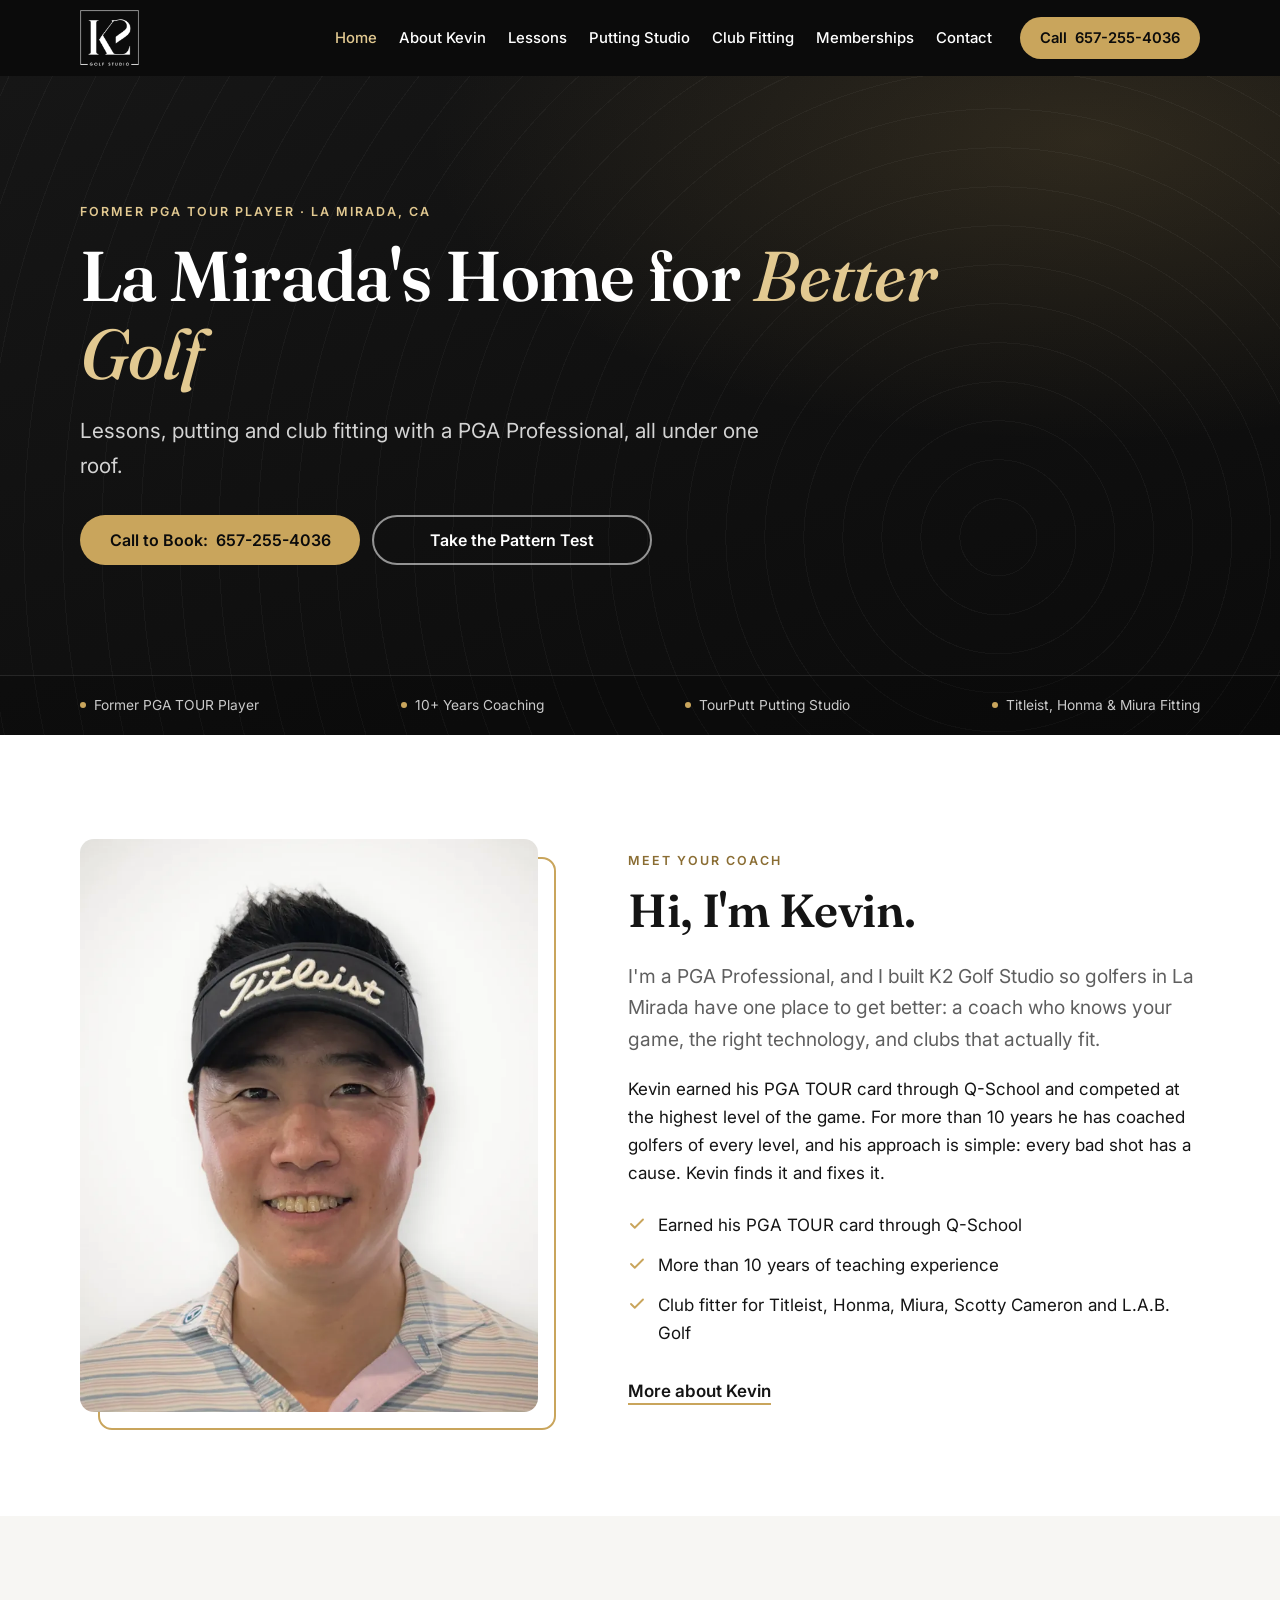
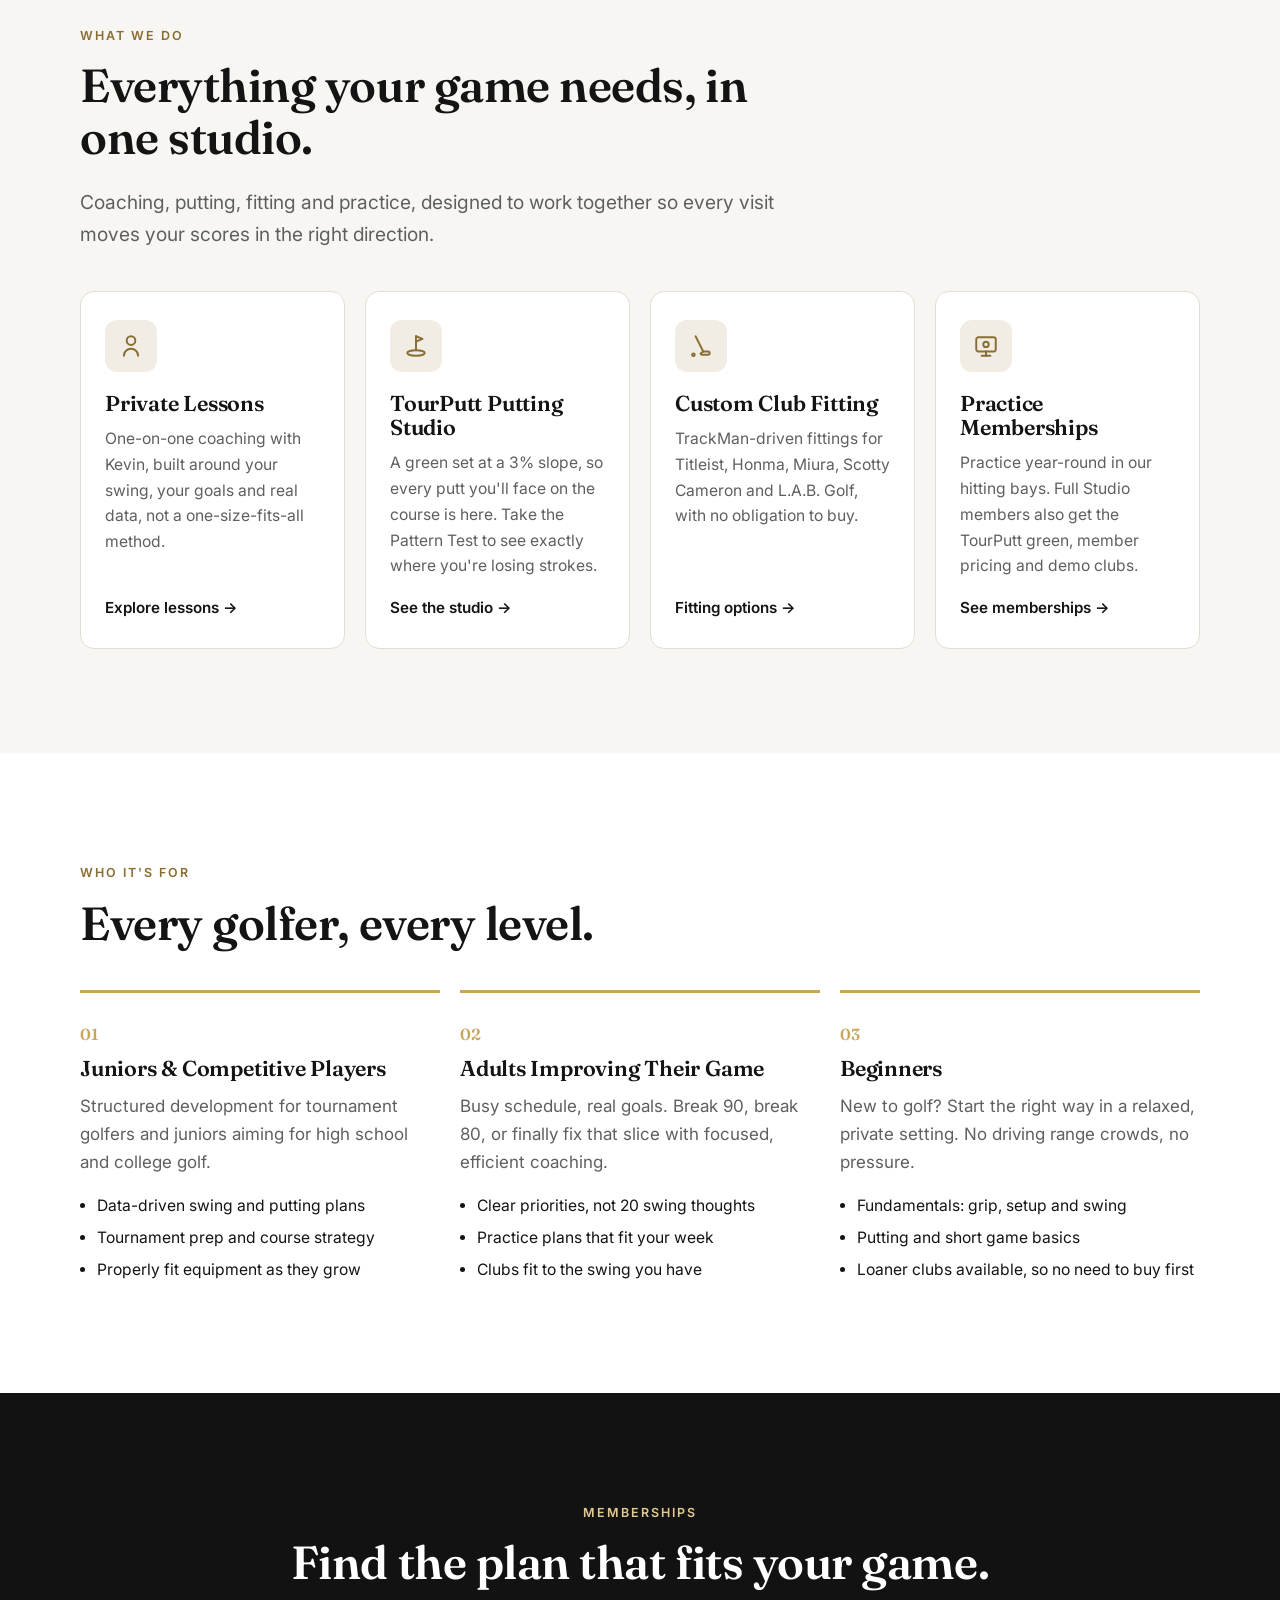
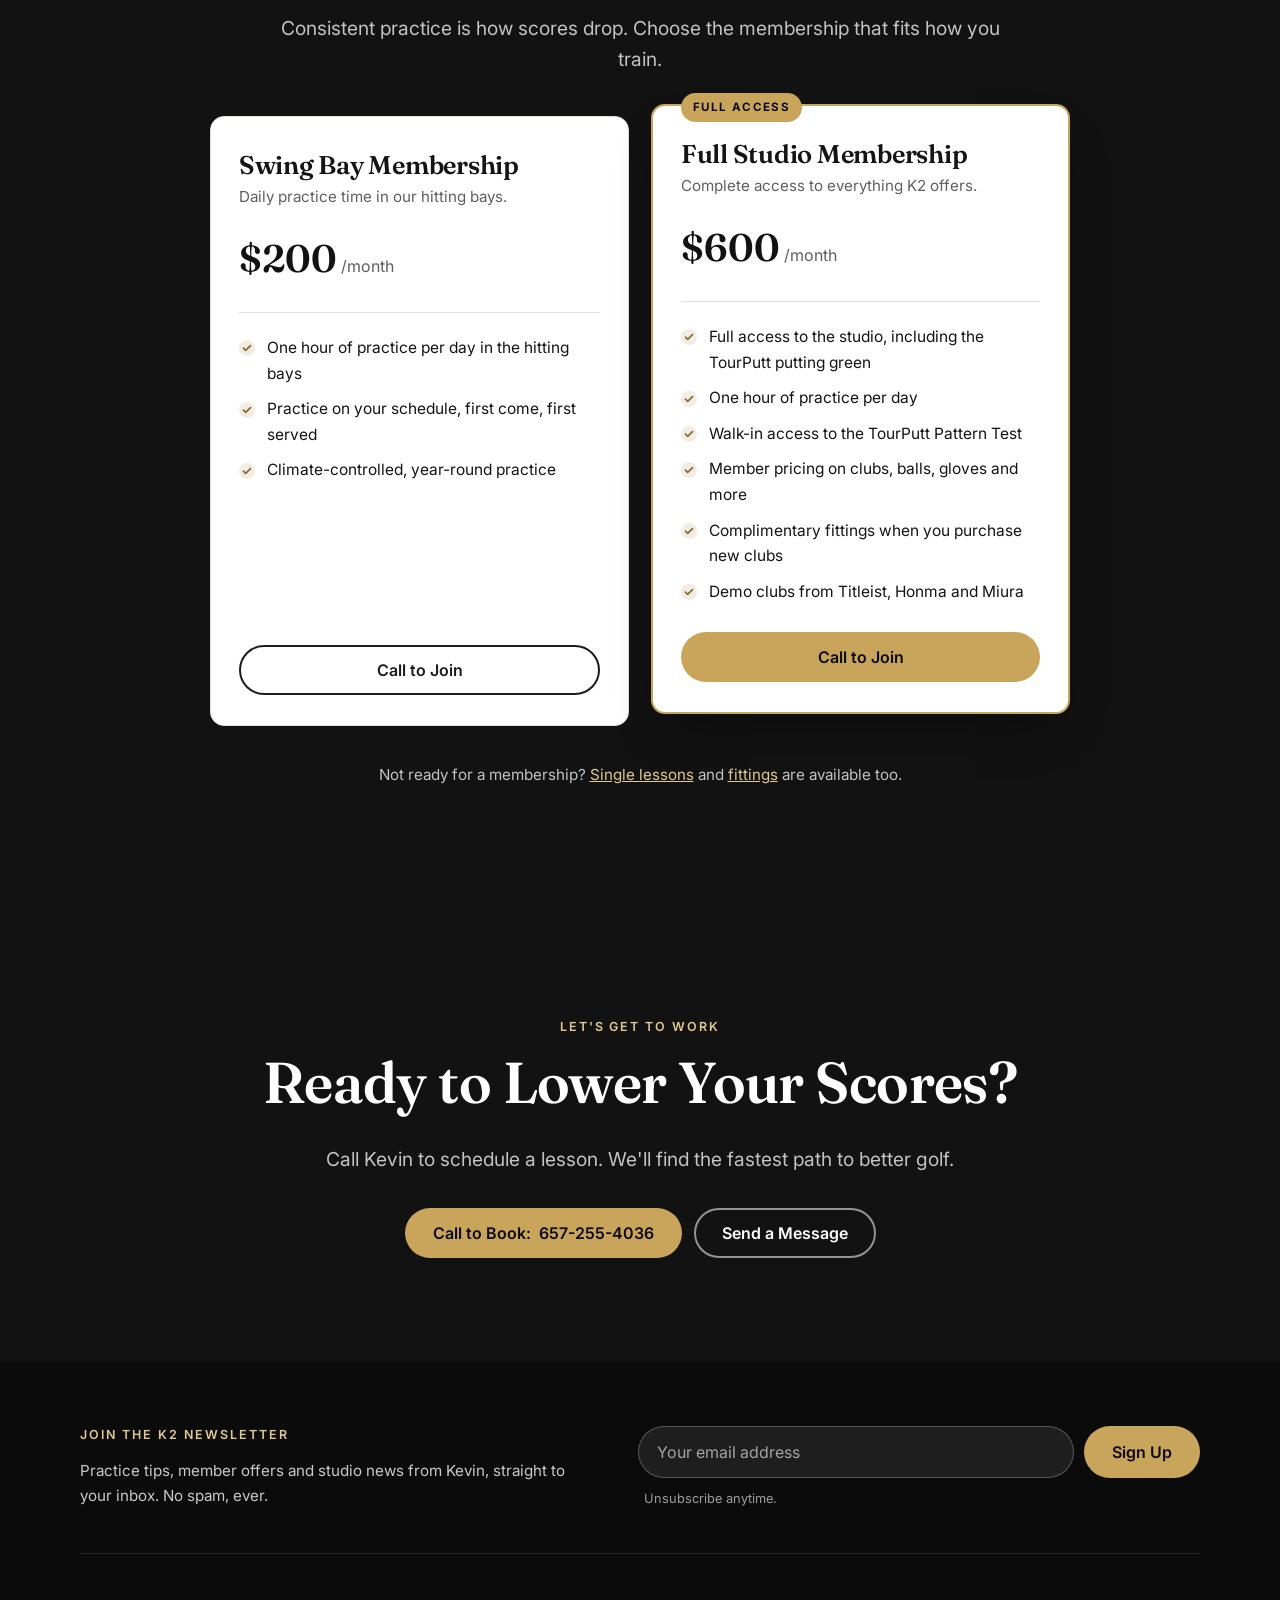
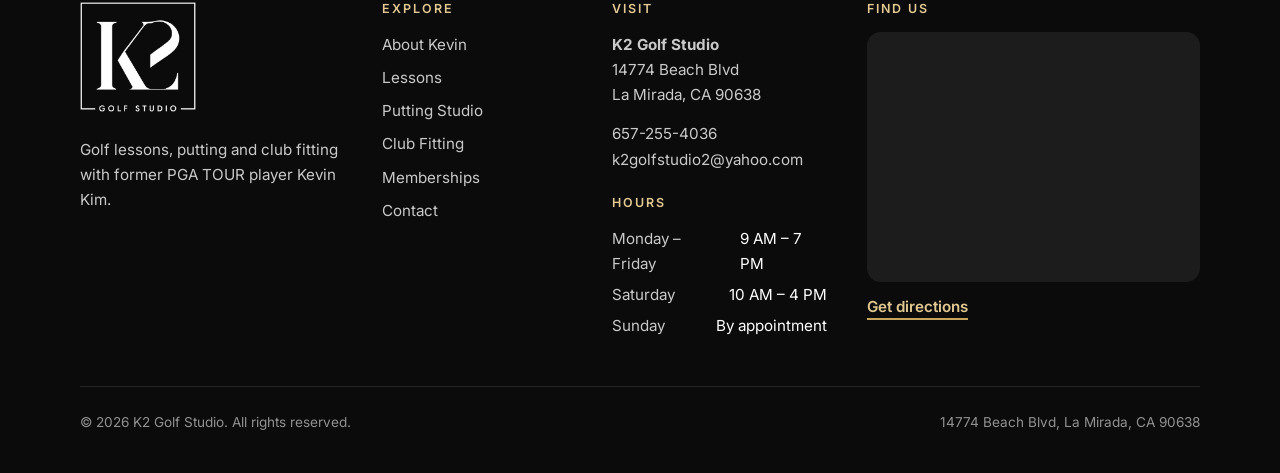
<file: index.html>
<!DOCTYPE html>
<html lang="en">
<head>
  <meta charset="utf-8">
  <meta name="viewport" content="width=device-width, initial-scale=1">
  <title>Golf Lessons, Putting &amp; Club Fitting in La Mirada | K2 Golf Studio</title>
  <meta name="description" content="Golf lessons, TourPutt putting, TrackMan club fitting (Titleist, Honma, Miura, Scotty Cameron &amp; L.A.B. Golf) and practice memberships in La Mirada, CA with former PGA TOUR player Kevin Kim.">
  <meta name="theme-color" content="#0b0b0b">
  <meta property="og:type" content="website">
  <meta property="og:site_name" content="K2 Golf Studio">
  <meta property="og:title" content="K2 Golf Studio | Golf Lessons, Putting &amp; Club Fitting in La Mirada">
  <meta property="og:description" content="Lessons, putting and club fitting with a PGA Professional, all under one roof.">
  <meta property="og:image" content="https://k2golfstudio.com/images/og-image.jpg">
  <meta property="og:url" content="https://k2golfstudio.com/">
  <link rel="canonical" href="https://k2golfstudio.com/">
  <link rel="icon" href="images/favicon.png" type="image/png">
  <link rel="apple-touch-icon" href="images/apple-touch-icon.png">
  <link rel="preconnect" href="https://fonts.googleapis.com">
  <link rel="preconnect" href="https://fonts.gstatic.com" crossorigin>
  <link href="https://fonts.googleapis.com/css2?family=Fraunces:ital,opsz,wght@0,9..144,500;0,9..144,600;0,9..144,700;1,9..144,500&family=Inter:wght@400;500;600;700&display=swap" rel="stylesheet">
  <link rel="stylesheet" href="css/styles.css">
  <script src="js/site-config.js" defer></script>
  <script src="js/main.js" defer></script>
</head>
<body>
  <a class="skip-link" href="#main">Skip to content</a>

  <!-- ============ HEADER ============ -->
  <header class="site-header">
    <div class="container header-inner">
      <a class="logo" href="index.html">
        <img class="logo__img" src="images/k2-logo-white.png" alt="K2 Golf Studio home" width="380" height="360">
      </a>
      <button class="nav-toggle" type="button" aria-expanded="false" aria-controls="site-nav" aria-label="Menu">
        <span class="nav-toggle__bars"></span>
      </button>
      <nav class="site-nav" id="site-nav" aria-label="Main">
        <ul>
          <li><a href="index.html" aria-current="page">Home</a></li>
          <li><a href="about.html">About Kevin</a></li>
          <li><a href="lessons.html">Lessons</a></li>
          <li><a href="putting.html">Putting Studio</a></li>
          <li><a href="fitting.html">Club Fitting</a></li>
          <li><a href="memberships.html">Memberships</a></li>
          <li><a href="contact.html">Contact</a></li>
        </ul>
        <a class="btn btn--gold btn--sm" href="tel:+16572554036" data-k2-href="tel">Call <span data-k2="phone">657-255-4036</span></a>
      </nav>
    </div>
  </header>

  <main id="main">

    <!-- ============ 1. HERO ============ -->
    <section class="hero">
      <div class="container hero__inner">
        <span class="eyebrow eyebrow--light">Former PGA TOUR Player &middot; La Mirada, CA</span>
        <h1>La Mirada's Home for <em>Better Golf</em></h1>
        <p class="hero__sub">Lessons, putting and club fitting with a PGA Professional, all under one roof.</p>
        <div class="btn-row">
          <a class="btn btn--gold" href="tel:+16572554036" data-k2-href="tel">Call to Book: <span data-k2="phone">657-255-4036</span></a>
          <a class="btn btn--outline-light" href="putting.html#pattern-test">Take the Pattern Test</a>
        </div>
      </div>
      <div class="trust">
        <div class="container">
          <ul>
            <li>Former PGA TOUR Player</li>
            <li>10+ Years Coaching</li>
            <li>TourPutt Putting Studio</li>
            <li>Titleist, Honma &amp; Miura Fitting</li>
          </ul>
        </div>
      </div>
    </section>

    <!-- ============ 2. MEET KEVIN ============ -->
    <section class="section section--white" aria-labelledby="kevin-title">
      <div class="container split">
        <div class="kevin__photo">
          <picture>
            <source srcset="images/kevin-kim.webp" type="image/webp">
            <img class="photo" src="images/kevin-kim.jpg" alt="Kevin Kim, PGA Professional at K2 Golf Studio in La Mirada" width="800" height="1000" loading="lazy">
          </picture>
        </div>
        <div>
          <span class="eyebrow">Meet Your Coach</span>
          <h2 id="kevin-title">Hi, I'm Kevin.</h2>
          <p class="lead">I'm a PGA Professional, and I built K2 Golf Studio so golfers in La Mirada have one place to get better: a coach who knows your game, the right technology, and clubs that actually fit.</p>
          <p>Kevin earned his PGA TOUR card through Q-School and competed at the highest level of the game. For more than 10 years he has coached golfers of every level, and his approach is simple: every bad shot has a cause. Kevin finds it and fixes it.</p>
          <ul class="creds">
            <li><svg width="18" height="18" viewBox="0 0 24 24" fill="none" stroke="currentColor" stroke-width="2.5" stroke-linecap="round" stroke-linejoin="round" aria-hidden="true"><path d="M20 6 9 17l-5-5"/></svg><span>Earned his PGA TOUR card through Q-School</span></li>
            <li><svg width="18" height="18" viewBox="0 0 24 24" fill="none" stroke="currentColor" stroke-width="2.5" stroke-linecap="round" stroke-linejoin="round" aria-hidden="true"><path d="M20 6 9 17l-5-5"/></svg><span>More than 10 years of teaching experience</span></li>
            <li><svg width="18" height="18" viewBox="0 0 24 24" fill="none" stroke="currentColor" stroke-width="2.5" stroke-linecap="round" stroke-linejoin="round" aria-hidden="true"><path d="M20 6 9 17l-5-5"/></svg><span>Club fitter for Titleist, Honma, Miura, Scotty Cameron and L.A.B. Golf</span></li>
          </ul>
          <a class="text-link" href="about.html">More about Kevin</a>
        </div>
      </div>
    </section>

    <!-- ============ 3. SERVICES ============ -->
    <section class="section" aria-labelledby="services-title">
      <div class="container">
        <div class="section-head">
          <span class="eyebrow">What We Do</span>
          <h2 id="services-title">Everything your game needs, in one studio.</h2>
          <p class="lead">Coaching, putting, fitting and practice, designed to work together so every visit moves your scores in the right direction.</p>
        </div>
        <div class="cards cards--4">
          <a class="card" href="lessons.html">
            <span class="card__icon" aria-hidden="true">
              <svg width="26" height="26" viewBox="0 0 24 24" fill="none" stroke="currentColor" stroke-width="1.8" stroke-linecap="round" stroke-linejoin="round"><circle cx="12" cy="7" r="4"/><path d="M5.5 21a6.5 6.5 0 0 1 13 0"/></svg>
            </span>
            <h3>Private Lessons</h3>
            <p>One-on-one coaching with Kevin, built around your swing, your goals and real data, not a one-size-fits-all method.</p>
            <span class="card__more">Explore lessons</span>
          </a>
          <a class="card" href="putting.html">
            <span class="card__icon" aria-hidden="true">
              <svg width="26" height="26" viewBox="0 0 24 24" fill="none" stroke="currentColor" stroke-width="1.8" stroke-linecap="round" stroke-linejoin="round"><path d="M12 3v13"/><path d="M12 3l6 2.5L12 8"/><ellipse cx="12" cy="18.5" rx="8" ry="2.5"/></svg>
            </span>
            <h3>TourPutt Putting Studio</h3>
            <p>A green set at a 3% slope, so every putt you'll face on the course is here. Take the Pattern Test to see exactly where you're losing strokes.</p>
            <span class="card__more">See the studio</span>
          </a>
          <a class="card" href="fitting.html">
            <span class="card__icon" aria-hidden="true">
              <svg width="26" height="26" viewBox="0 0 24 24" fill="none" stroke="currentColor" stroke-width="1.8" stroke-linecap="round" stroke-linejoin="round"><path d="M7 3l7 14"/><path d="M14 17h4.5a1.5 1.5 0 0 1 0 3H13a1.5 1.5 0 0 1-1.4-1z"/><circle cx="5" cy="20" r="1.2"/></svg>
            </span>
            <h3>Custom Club Fitting</h3>
            <p>TrackMan-driven fittings for Titleist, Honma, Miura, Scotty Cameron and L.A.B. Golf, with no obligation to buy.</p>
            <span class="card__more">Fitting options</span>
          </a>
          <a class="card" href="memberships.html">
            <span class="card__icon" aria-hidden="true">
              <svg width="26" height="26" viewBox="0 0 24 24" fill="none" stroke="currentColor" stroke-width="1.8" stroke-linecap="round" stroke-linejoin="round"><rect x="3" y="4" width="18" height="13" rx="2"/><path d="M8 21h8"/><path d="M12 17v4"/><circle cx="12" cy="10.5" r="2.5"/></svg>
            </span>
            <h3>Practice Memberships</h3>
            <p>Practice year-round in our hitting bays. Full Studio members also get the TourPutt green, member pricing and demo clubs.</p>
            <span class="card__more">See memberships</span>
          </a>
        </div>
      </div>
    </section>

    <!-- ============ 4. WHO IT'S FOR ============ -->
    <section class="section section--white" aria-labelledby="who-title">
      <div class="container">
        <div class="section-head">
          <span class="eyebrow">Who It's For</span>
          <h2 id="who-title">Every golfer, every level.</h2>
        </div>
        <div class="audience">
          <div class="audience__item">
            <span class="audience__num">01</span>
            <h3>Juniors &amp; Competitive Players</h3>
            <p>Structured development for tournament golfers and juniors aiming for high school and college golf.</p>
            <ul>
              <li>Data-driven swing and putting plans</li>
              <li>Tournament prep and course strategy</li>
              <li>Properly fit equipment as they grow</li>
            </ul>
          </div>
          <div class="audience__item">
            <span class="audience__num">02</span>
            <h3>Adults Improving Their Game</h3>
            <p>Busy schedule, real goals. Break 90, break 80, or finally fix that slice with focused, efficient coaching.</p>
            <ul>
              <li>Clear priorities, not 20 swing thoughts</li>
              <li>Practice plans that fit your week</li>
              <li>Clubs fit to the swing you have</li>
            </ul>
          </div>
          <div class="audience__item">
            <span class="audience__num">03</span>
            <h3>Beginners</h3>
            <p>New to golf? Start the right way in a relaxed, private setting. No driving range crowds, no pressure.</p>
            <ul>
              <li>Fundamentals: grip, setup and swing</li>
              <li>Putting and short game basics</li>
              <li>Loaner clubs available, so no need to buy first</li>
            </ul>
          </div>
        </div>
      </div>
    </section>

    <!-- ============ 5. MEMBERSHIPS ============ -->
    <section class="section section--dark" aria-labelledby="plans-title">
      <div class="container">
        <div class="section-head section-head--center">
          <span class="eyebrow eyebrow--light">Memberships</span>
          <h2 id="plans-title">Find the plan that fits your game.</h2>
          <p class="lead">Consistent practice is how scores drop. Choose the membership that fits how you train.</p>
        </div>
        <!-- Plan cards are filled in from js/site-config.js (edit prices there) -->
        <div class="plans" data-k2-plans>
          <noscript><p>See our <a href="memberships.html">membership options</a>.</p></noscript>
        </div>
        <p class="plans-note">Not ready for a membership? <a href="lessons.html">Single lessons</a> and <a href="fitting.html">fittings</a> are available too.</p>
      </div>
    </section>

    <!-- ============ 6. REVIEWS ============ -->
    <section class="section section--sand" aria-labelledby="reviews-title" hidden>
      <div class="container">
        <div class="section-head section-head--center">
          <span class="eyebrow">Reviews</span>
          <h2 id="reviews-title">What our golfers say.</h2>
        </div>
        <!-- Replace with real Google reviews, then remove "hidden" from the <section> tag above to show this section -->
        <div class="reviews">
          <figure class="review">
            <div class="review__stars" aria-label="5 out of 5 stars">★★★★★</div>
            <blockquote><p>[REVIEW TEXT: real Google review to be added]</p></blockquote>
            <figcaption>[REVIEWER NAME]<span>Google Review</span></figcaption>
          </figure>
          <figure class="review">
            <div class="review__stars" aria-label="5 out of 5 stars">★★★★★</div>
            <blockquote><p>[REVIEW TEXT: real Google review to be added]</p></blockquote>
            <figcaption>[REVIEWER NAME]<span>Google Review</span></figcaption>
          </figure>
          <figure class="review">
            <div class="review__stars" aria-label="5 out of 5 stars">★★★★★</div>
            <blockquote><p>[REVIEW TEXT: real Google review to be added]</p></blockquote>
            <figcaption>[REVIEWER NAME]<span>Google Review</span></figcaption>
          </figure>
        </div>
        <div class="reviews-cta">
          <a class="text-link" href="[GOOGLE_REVIEWS_LINK]" data-k2-href="reviews" target="_blank" rel="noopener">Read more reviews on Google</a>
        </div>
      </div>
    </section>

    <!-- ============ 8. FINAL CTA ============ -->
    <section class="section section--dark final-cta" aria-labelledby="cta-title">
      <div class="container">
        <span class="eyebrow eyebrow--light">Let's Get to Work</span>
        <h2 id="cta-title">Ready to Lower Your Scores?</h2>
        <p class="lead">Call Kevin to schedule a lesson. We'll find the fastest path to better golf.</p>
        <div class="btn-row">
          <a class="btn btn--gold" href="tel:+16572554036" data-k2-href="tel">Call to Book: <span data-k2="phone">657-255-4036</span></a>
          <a class="btn btn--outline-light" href="contact.html#message">Send a Message</a>
        </div>
      </div>
    </section>
  </main>

  <!-- ============ 9. FOOTER ============ -->
  <footer class="site-footer">
    <div class="container">
      <div class="footer-signup">
        <div>
          <h4>Join the K2 Newsletter</h4>
          <p>Practice tips, member offers and studio news from Kevin, straight to your inbox. No spam, ever.</p>
        </div>
        <!-- Newsletter signups. Works automatically on Netlify (Forms): find them in your Netlify dashboard under Forms > "newsletter", where you can export them as a CSV for Mailchimp etc. -->
        <form class="signup-form" name="newsletter" method="POST" action="/subscribed.html" data-netlify="true" netlify-honeypot="bot-field">
          <input type="hidden" name="form-name" value="newsletter">
          <p hidden><label>Leave blank <input name="bot-field"></label></p>
          <label class="sr-only" for="footer-email">Email address</label>
          <input id="footer-email" type="email" name="email" placeholder="Your email address" autocomplete="email" required>
          <button class="btn btn--gold" type="submit">Sign Up</button>
          <small>Unsubscribe anytime.</small>
        </form>
      </div>
      <div class="footer-grid">
        <div>
          <a class="logo logo--footer" href="index.html">
            <img class="logo__img" src="images/k2-logo-white.png" alt="K2 Golf Studio home" width="380" height="360" loading="lazy">
          </a>
          <p style="margin-top:18px">Golf lessons, putting and club fitting with former PGA TOUR player Kevin Kim.</p>
          <div class="social">
            <a href="[INSTAGRAM_URL]" data-k2-href="instagram" aria-label="Instagram" target="_blank" rel="noopener">
              <svg width="18" height="18" viewBox="0 0 24 24" fill="none" stroke="currentColor" stroke-width="2" aria-hidden="true"><rect x="3" y="3" width="18" height="18" rx="5"/><circle cx="12" cy="12" r="4"/><circle cx="17.5" cy="6.5" r="1" fill="currentColor" stroke="none"/></svg>
            </a>
            <a href="[FACEBOOK_URL]" data-k2-href="facebook" aria-label="Facebook" target="_blank" rel="noopener">
              <svg width="18" height="18" viewBox="0 0 24 24" fill="currentColor" aria-hidden="true"><path d="M14 8.5V6.8c0-.8.5-1 .9-1H17V2.2L14.2 2C11 2 10.3 4.4 10.3 5.9v2.6H8V12h2.3v10H14V12h2.7l.4-3.5z"/></svg>
            </a>
            <a href="[YOUTUBE_URL]" data-k2-href="youtube" aria-label="YouTube" target="_blank" rel="noopener">
              <svg width="18" height="18" viewBox="0 0 24 24" fill="currentColor" aria-hidden="true"><path d="M22 8.2a3 3 0 0 0-2.1-2.1C18 5.6 12 5.6 12 5.6s-6 0-7.9.5A3 3 0 0 0 2 8.2 31 31 0 0 0 1.6 12 31 31 0 0 0 2 15.8a3 3 0 0 0 2.1 2.1c1.9.5 7.9.5 7.9.5s6 0 7.9-.5a3 3 0 0 0 2.1-2.1c.4-1.2.4-3.8.4-3.8s0-2.6-.4-3.8zM10 15V9l5.2 3z"/></svg>
            </a>
          </div>
        </div>
        <div>
          <h4>Explore</h4>
          <ul class="footer-links">
            <li><a href="about.html">About Kevin</a></li>
            <li><a href="lessons.html">Lessons</a></li>
            <li><a href="putting.html">Putting Studio</a></li>
            <li><a href="fitting.html">Club Fitting</a></li>
            <li><a href="memberships.html">Memberships</a></li>
            <li><a href="contact.html">Contact</a></li>
          </ul>
        </div>
        <div>
          <h4>Visit</h4>
          <address>
            <strong data-k2="businessName">K2 Golf Studio</strong><br>
            <span data-k2="street">14774 Beach Blvd</span><br>
            <span data-k2="cityLine">La Mirada, CA 90638</span>
          </address>
          <p>
            <a href="tel:+16572554036" data-k2-href="tel" data-k2="phone">657-255-4036</a><br>
            <a href="mailto:k2golfstudio2@yahoo.com" data-k2-href="email" data-k2="email">k2golfstudio2@yahoo.com</a>
          </p>
          <h4 style="margin-top:24px">Hours</h4>
          <ul class="hours" data-k2-hours>
            <li><span>Monday – Friday</span><span>9 AM – 7 PM</span></li><li><span>Saturday</span><span>10 AM – 4 PM</span></li><li><span>Sunday</span><span>By appointment</span></li>
          </ul>
        </div>
        <div>
          <h4>Find Us</h4>
          <div class="map">
            <iframe title="Map to K2 Golf Studio, 14774 Beach Blvd, La Mirada, CA" src="https://www.google.com/maps?q=K2+Golf+Studio,+14774+Beach+Blvd,+La+Mirada,+CA+90638&amp;output=embed" loading="lazy" referrerpolicy="no-referrer-when-downgrade"></iframe>
          </div>
          <p style="margin-top:12px"><a class="text-link" style="color:var(--gold-light)" href="#" data-k2-href="maps" target="_blank" rel="noopener">Get directions</a></p>
        </div>
      </div>
      <div class="footer-bottom">
        <span>&copy; <span data-k2="year">2026</span> K2 Golf Studio. All rights reserved.</span>
        <span>14774 Beach Blvd, La Mirada, CA 90638</span>
      </div>
    </div>
  </footer>

  <!-- Mobile quick-action bar -->
  <div class="mobile-bar">
    <a class="btn btn--outline-light" href="contact.html#message">Message</a>
    <a class="btn btn--gold" href="tel:+16572554036" data-k2-href="tel">Call to Book</a>
  </div>
</body>
</html>
</file>
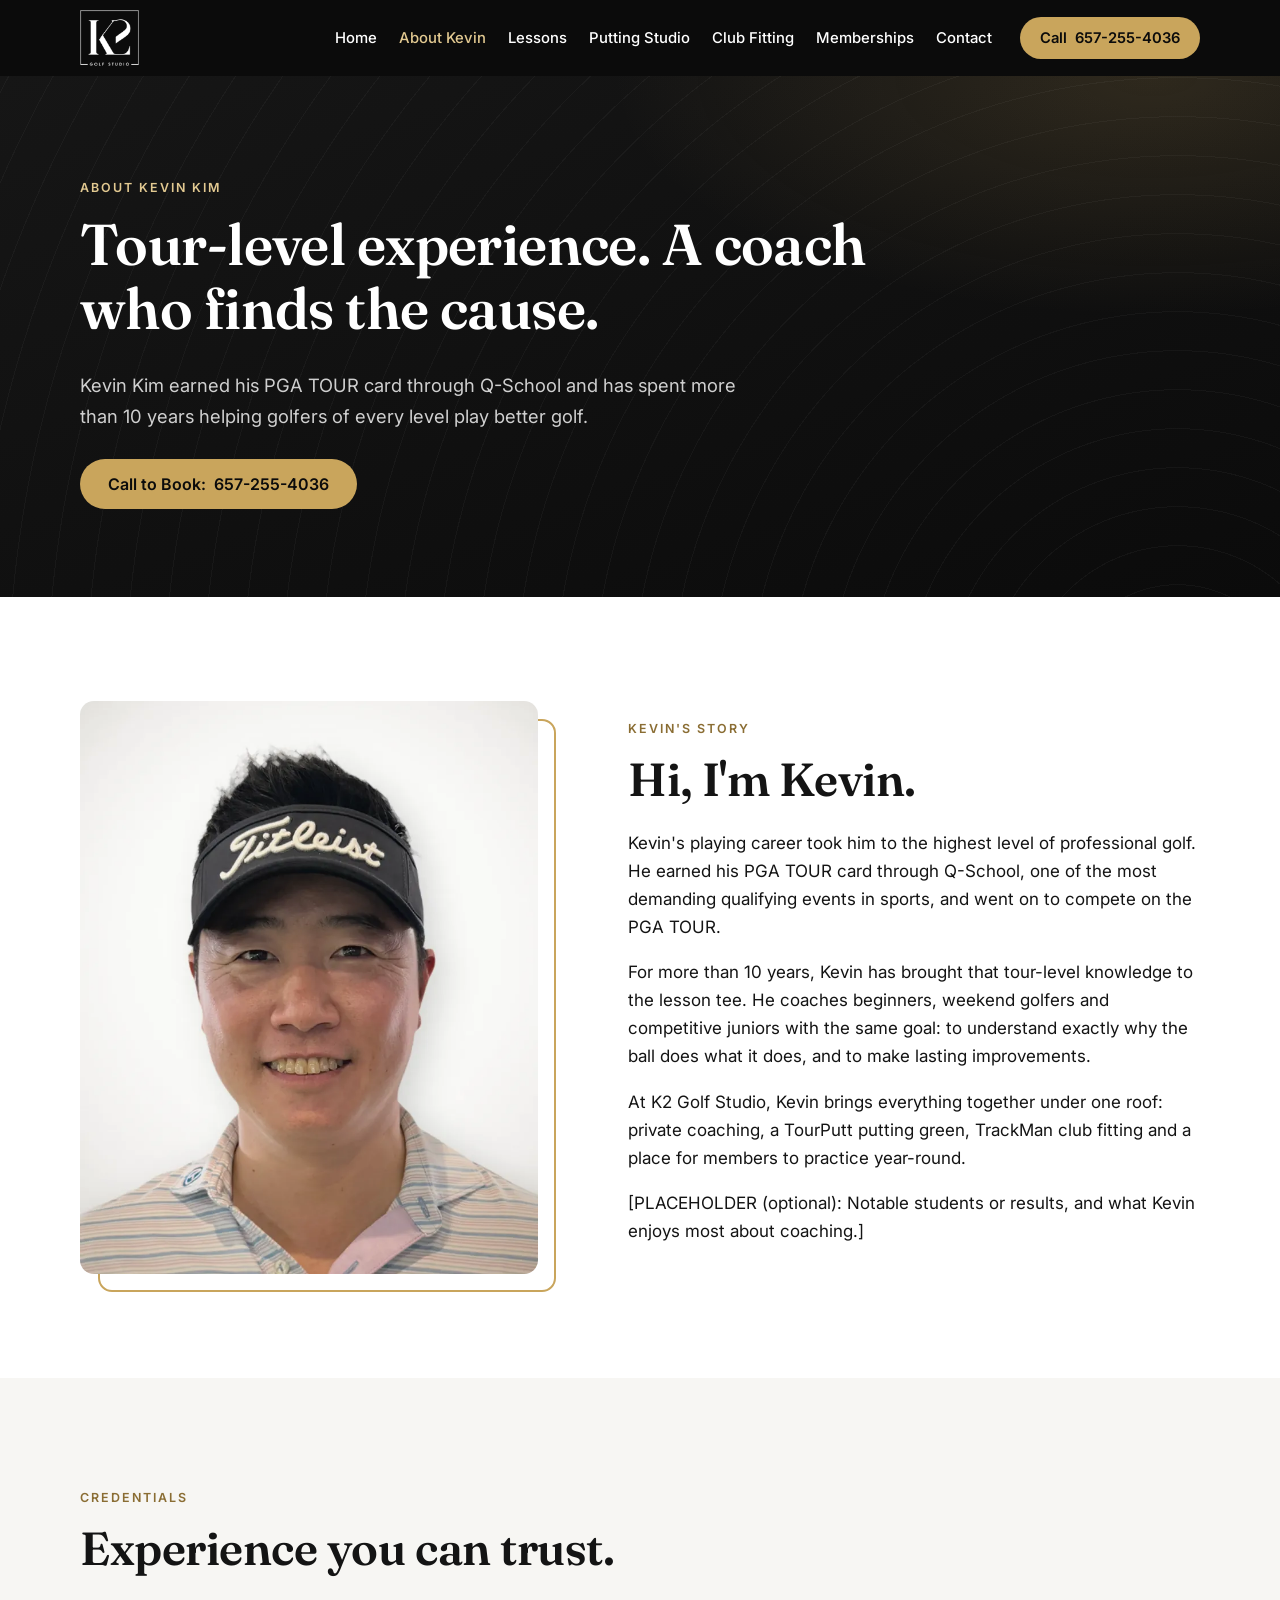
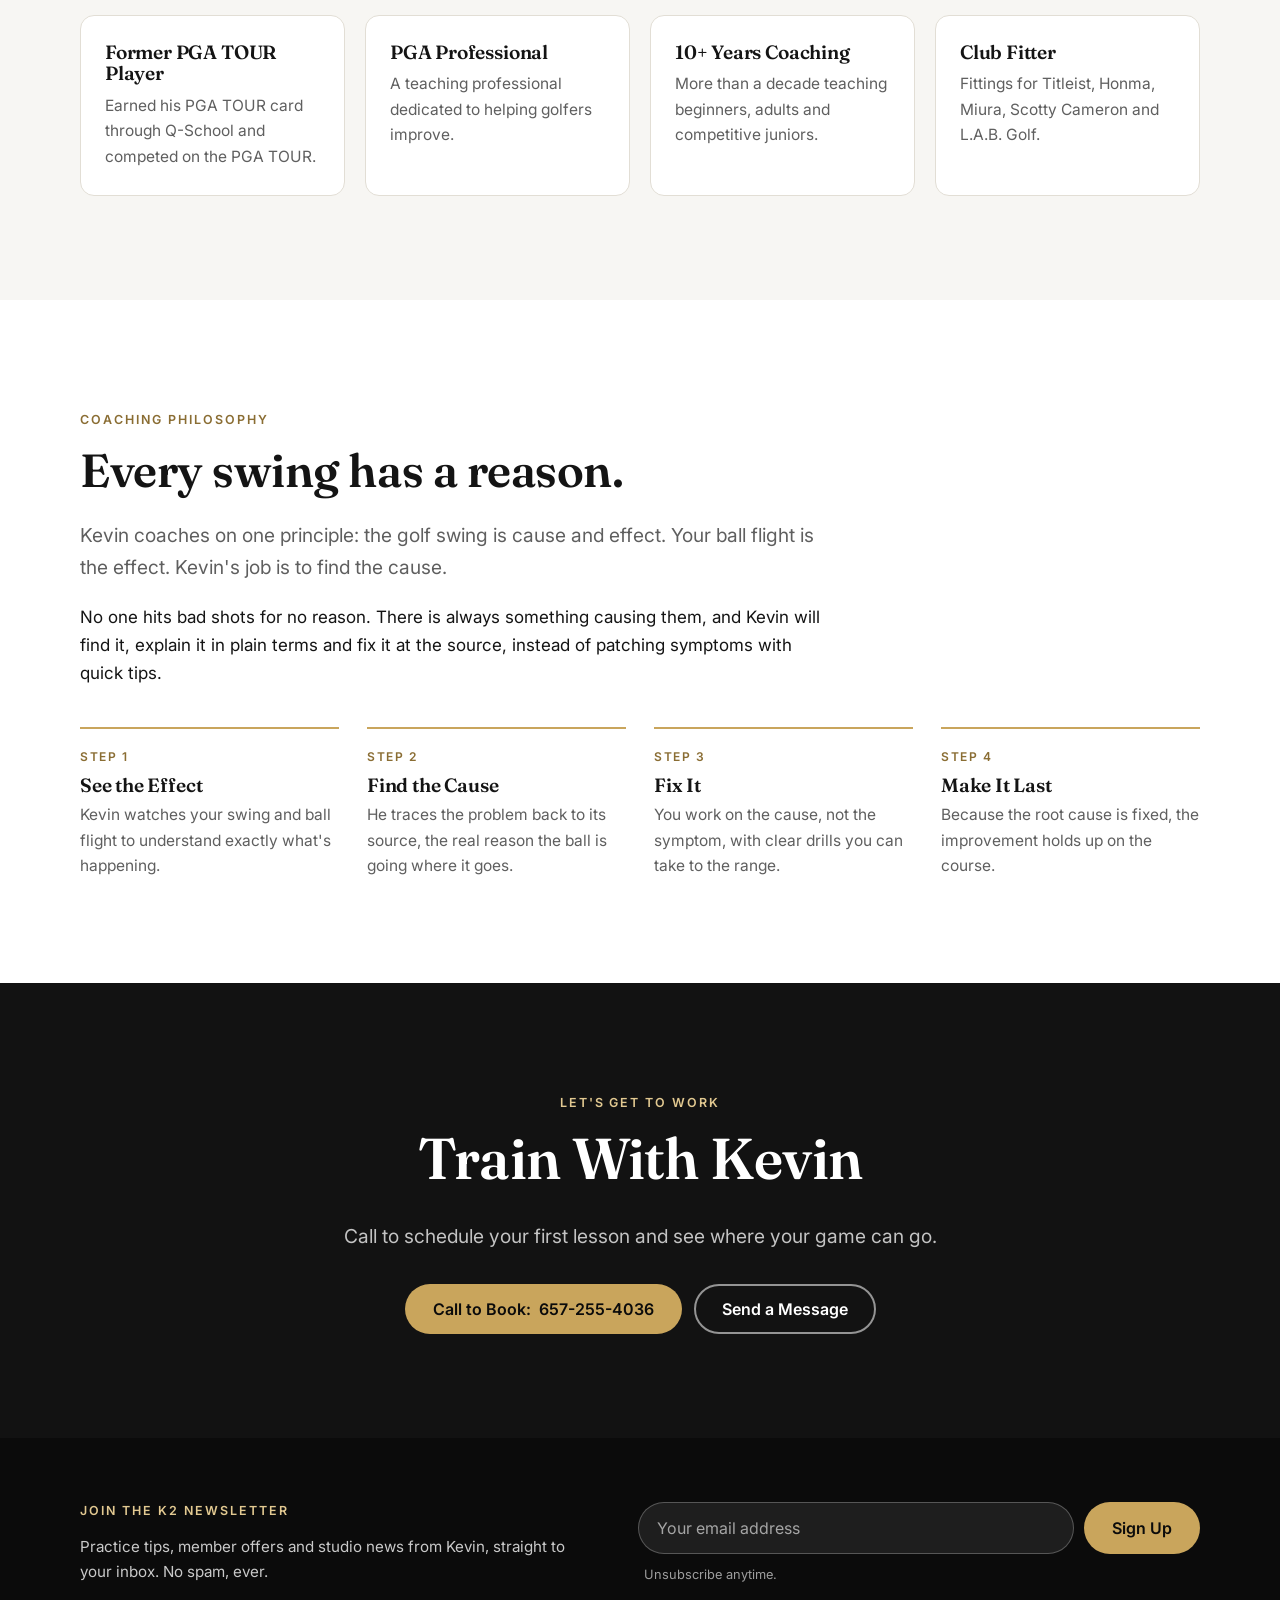
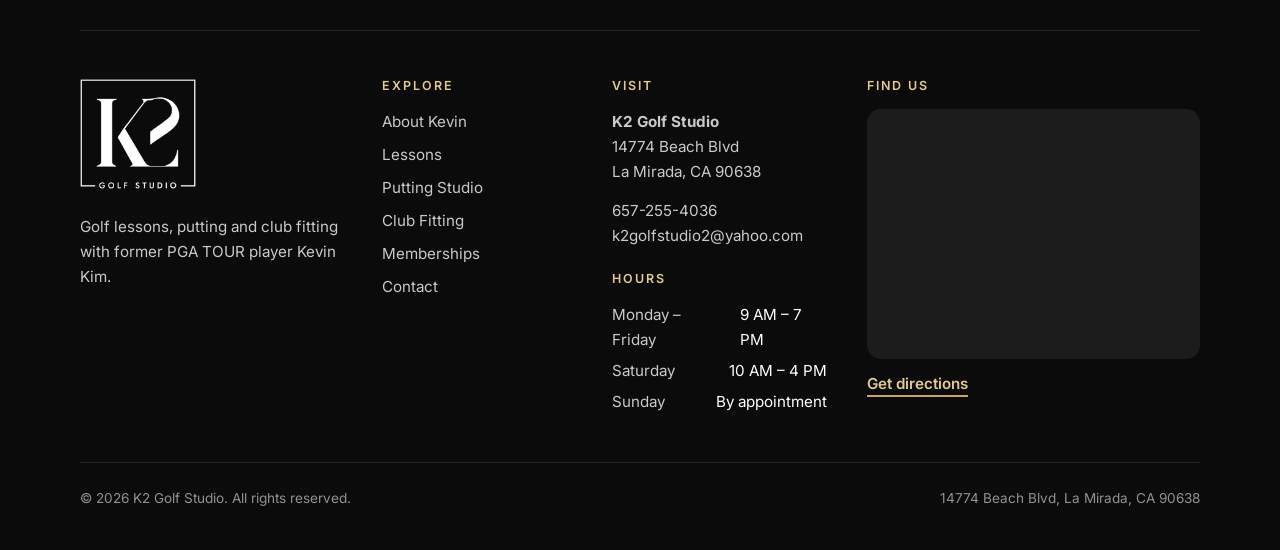
<file: about.html>
<!DOCTYPE html>
<html lang="en">
<head>
  <meta charset="utf-8">
  <meta name="viewport" content="width=device-width, initial-scale=1">
  <title>About Kevin Kim, PGA Professional | K2 Golf Studio, La Mirada</title>
  <meta name="description" content="Meet Kevin Kim, former PGA TOUR player, PGA Professional and owner of K2 Golf Studio in La Mirada, CA. More than 10 years coaching golfers of every level.">
  <meta name="theme-color" content="#0b0b0b">
  <meta property="og:type" content="website">
  <meta property="og:site_name" content="K2 Golf Studio">
  <meta property="og:title" content="About Kevin Kim | K2 Golf Studio">
  <meta property="og:description" content="Meet Kevin Kim, former PGA TOUR player, PGA Professional and owner of K2 Golf Studio in La Mirada, CA. More than 10 years coaching golfers of every level.">
  <meta property="og:image" content="https://k2golfstudio.com/images/og-image.jpg">
  <meta property="og:url" content="https://k2golfstudio.com/about.html">
  <link rel="canonical" href="https://k2golfstudio.com/about.html">
  <link rel="icon" href="images/favicon.png" type="image/png">
  <link rel="apple-touch-icon" href="images/apple-touch-icon.png">
  <link rel="preconnect" href="https://fonts.googleapis.com">
  <link rel="preconnect" href="https://fonts.gstatic.com" crossorigin>
  <link href="https://fonts.googleapis.com/css2?family=Fraunces:ital,opsz,wght@0,9..144,500;0,9..144,600;0,9..144,700;1,9..144,500&family=Inter:wght@400;500;600;700&display=swap" rel="stylesheet">
  <link rel="stylesheet" href="css/styles.css">
  <script src="js/site-config.js" defer></script>
  <script src="js/main.js" defer></script>
</head>
<body>
  <a class="skip-link" href="#main">Skip to content</a>

  <!-- ============ HEADER ============ -->
  <header class="site-header">
    <div class="container header-inner">
      <a class="logo" href="index.html">
        <img class="logo__img" src="images/k2-logo-white.png" alt="K2 Golf Studio home" width="380" height="360">
      </a>
      <button class="nav-toggle" type="button" aria-expanded="false" aria-controls="site-nav" aria-label="Menu">
        <span class="nav-toggle__bars"></span>
      </button>
      <nav class="site-nav" id="site-nav" aria-label="Main">
        <ul>
          <li><a href="index.html">Home</a></li>
          <li><a href="about.html" aria-current="page">About Kevin</a></li>
          <li><a href="lessons.html">Lessons</a></li>
          <li><a href="putting.html">Putting Studio</a></li>
          <li><a href="fitting.html">Club Fitting</a></li>
          <li><a href="memberships.html">Memberships</a></li>
          <li><a href="contact.html">Contact</a></li>
        </ul>
        <a class="btn btn--gold btn--sm" href="tel:+16572554036" data-k2-href="tel">Call <span data-k2="phone">657-255-4036</span></a>
      </nav>
    </div>
  </header>

  <main id="main">

    <section class="page-hero">
      <div class="container">
        <span class="eyebrow eyebrow--light">About Kevin Kim</span>
        <h1>Tour-level experience. A coach who finds the cause.</h1>
        <p>Kevin Kim earned his PGA TOUR card through Q-School and has spent more than 10 years helping golfers of every level play better golf.</p>
        <div class="btn-row">
          <a class="btn btn--gold" href="tel:+16572554036" data-k2-href="tel">Call to Book: <span data-k2="phone">657-255-4036</span></a>
        </div>
      </div>
    </section>

    <section class="section section--white" aria-labelledby="story-title">
      <div class="container split">
        <div class="kevin__photo">
          <picture>
            <source srcset="images/kevin-kim.webp" type="image/webp">
            <img class="photo" src="images/kevin-kim.jpg" alt="Kevin Kim, PGA Professional and owner of K2 Golf Studio in La Mirada" width="800" height="1000">
          </picture>
        </div>
        <div class="prose">
          <span class="eyebrow">Kevin's Story</span>
          <h2 id="story-title">Hi, I'm Kevin.</h2>
          <p>Kevin's playing career took him to the highest level of professional golf. He earned his PGA TOUR card through Q-School, one of the most demanding qualifying events in sports, and went on to compete on the PGA TOUR.</p>
          <p>For more than 10 years, Kevin has brought that tour-level knowledge to the lesson tee. He coaches beginners, weekend golfers and competitive juniors with the same goal: to understand exactly why the ball does what it does, and to make lasting improvements.</p>
          <p>At K2 Golf Studio, Kevin brings everything together under one roof: private coaching, a TourPutt putting green, TrackMan club fitting and a place for members to practice year-round.</p>
          <p>[PLACEHOLDER (optional): Notable students or results, and what Kevin enjoys most about coaching.]</p>
        </div>
      </div>
    </section>

    <section class="section" aria-labelledby="creds-title">
      <div class="container">
        <div class="section-head">
          <span class="eyebrow">Credentials</span>
          <h2 id="creds-title">Experience you can trust.</h2>
        </div>
        <div class="tiles tiles--4">
          <div class="tile"><h3>Former PGA TOUR Player</h3><p>Earned his PGA TOUR card through Q-School and competed on the PGA TOUR.</p></div>
          <div class="tile"><h3>PGA Professional</h3><p>A teaching professional dedicated to helping golfers improve.</p></div>
          <div class="tile"><h3>10+ Years Coaching</h3><p>More than a decade teaching beginners, adults and competitive juniors.</p></div>
          <div class="tile"><h3>Club Fitter</h3><p>Fittings for Titleist, Honma, Miura, Scotty Cameron and L.A.B. Golf.</p></div>
        </div>
      </div>
    </section>

    <section class="section section--white" aria-labelledby="approach-title">
      <div class="container">
        <div class="section-head">
          <span class="eyebrow">Coaching Philosophy</span>
          <h2 id="approach-title">Every swing has a reason.</h2>
          <p class="lead">Kevin coaches on one principle: the golf swing is cause and effect. Your ball flight is the effect. Kevin's job is to find the cause.</p>
          <p>No one hits bad shots for no reason. There is always something causing them, and Kevin will find it, explain it in plain terms and fix it at the source, instead of patching symptoms with quick tips.</p>
        </div>
        <ol class="steps steps--4">
          <li><h3>See the Effect</h3><p>Kevin watches your swing and ball flight to understand exactly what's happening.</p></li>
          <li><h3>Find the Cause</h3><p>He traces the problem back to its source, the real reason the ball is going where it goes.</p></li>
          <li><h3>Fix It</h3><p>You work on the cause, not the symptom, with clear drills you can take to the range.</p></li>
          <li><h3>Make It Last</h3><p>Because the root cause is fixed, the improvement holds up on the course.</p></li>
        </ol>
      </div>
    </section>

    <section class="section section--dark final-cta" aria-labelledby="cta-title">
      <div class="container">
        <span class="eyebrow eyebrow--light">Let's Get to Work</span>
        <h2 id="cta-title">Train With Kevin</h2>
        <p class="lead">Call to schedule your first lesson and see where your game can go.</p>
        <div class="btn-row">
          <a class="btn btn--gold" href="tel:+16572554036" data-k2-href="tel">Call to Book: <span data-k2="phone">657-255-4036</span></a>
          <a class="btn btn--outline-light" href="contact.html#message">Send a Message</a>
        </div>
      </div>
    </section>
  </main>

  <!-- ============ 9. FOOTER ============ -->
  <footer class="site-footer">
    <div class="container">
      <div class="footer-signup">
        <div>
          <h4>Join the K2 Newsletter</h4>
          <p>Practice tips, member offers and studio news from Kevin, straight to your inbox. No spam, ever.</p>
        </div>
        <!-- Newsletter signups. Works automatically on Netlify (Forms): find them in your Netlify dashboard under Forms > "newsletter", where you can export them as a CSV for Mailchimp etc. -->
        <form class="signup-form" name="newsletter" method="POST" action="/subscribed.html" data-netlify="true" netlify-honeypot="bot-field">
          <input type="hidden" name="form-name" value="newsletter">
          <p hidden><label>Leave blank <input name="bot-field"></label></p>
          <label class="sr-only" for="footer-email">Email address</label>
          <input id="footer-email" type="email" name="email" placeholder="Your email address" autocomplete="email" required>
          <button class="btn btn--gold" type="submit">Sign Up</button>
          <small>Unsubscribe anytime.</small>
        </form>
      </div>
      <div class="footer-grid">
        <div>
          <a class="logo logo--footer" href="index.html">
            <img class="logo__img" src="images/k2-logo-white.png" alt="K2 Golf Studio home" width="380" height="360" loading="lazy">
          </a>
          <p style="margin-top:18px">Golf lessons, putting and club fitting with former PGA TOUR player Kevin Kim.</p>
          <div class="social">
            <a href="[INSTAGRAM_URL]" data-k2-href="instagram" aria-label="Instagram" target="_blank" rel="noopener">
              <svg width="18" height="18" viewBox="0 0 24 24" fill="none" stroke="currentColor" stroke-width="2" aria-hidden="true"><rect x="3" y="3" width="18" height="18" rx="5"/><circle cx="12" cy="12" r="4"/><circle cx="17.5" cy="6.5" r="1" fill="currentColor" stroke="none"/></svg>
            </a>
            <a href="[FACEBOOK_URL]" data-k2-href="facebook" aria-label="Facebook" target="_blank" rel="noopener">
              <svg width="18" height="18" viewBox="0 0 24 24" fill="currentColor" aria-hidden="true"><path d="M14 8.5V6.8c0-.8.5-1 .9-1H17V2.2L14.2 2C11 2 10.3 4.4 10.3 5.9v2.6H8V12h2.3v10H14V12h2.7l.4-3.5z"/></svg>
            </a>
            <a href="[YOUTUBE_URL]" data-k2-href="youtube" aria-label="YouTube" target="_blank" rel="noopener">
              <svg width="18" height="18" viewBox="0 0 24 24" fill="currentColor" aria-hidden="true"><path d="M22 8.2a3 3 0 0 0-2.1-2.1C18 5.6 12 5.6 12 5.6s-6 0-7.9.5A3 3 0 0 0 2 8.2 31 31 0 0 0 1.6 12 31 31 0 0 0 2 15.8a3 3 0 0 0 2.1 2.1c1.9.5 7.9.5 7.9.5s6 0 7.9-.5a3 3 0 0 0 2.1-2.1c.4-1.2.4-3.8.4-3.8s0-2.6-.4-3.8zM10 15V9l5.2 3z"/></svg>
            </a>
          </div>
        </div>
        <div>
          <h4>Explore</h4>
          <ul class="footer-links">
            <li><a href="about.html">About Kevin</a></li>
            <li><a href="lessons.html">Lessons</a></li>
            <li><a href="putting.html">Putting Studio</a></li>
            <li><a href="fitting.html">Club Fitting</a></li>
            <li><a href="memberships.html">Memberships</a></li>
            <li><a href="contact.html">Contact</a></li>
          </ul>
        </div>
        <div>
          <h4>Visit</h4>
          <address>
            <strong data-k2="businessName">K2 Golf Studio</strong><br>
            <span data-k2="street">14774 Beach Blvd</span><br>
            <span data-k2="cityLine">La Mirada, CA 90638</span>
          </address>
          <p>
            <a href="tel:+16572554036" data-k2-href="tel" data-k2="phone">657-255-4036</a><br>
            <a href="mailto:k2golfstudio2@yahoo.com" data-k2-href="email" data-k2="email">k2golfstudio2@yahoo.com</a>
          </p>
          <h4 style="margin-top:24px">Hours</h4>
          <ul class="hours" data-k2-hours>
            <li><span>Monday – Friday</span><span>9 AM – 7 PM</span></li><li><span>Saturday</span><span>10 AM – 4 PM</span></li><li><span>Sunday</span><span>By appointment</span></li>
          </ul>
        </div>
        <div>
          <h4>Find Us</h4>
          <div class="map">
            <iframe title="Map to K2 Golf Studio, 14774 Beach Blvd, La Mirada, CA" src="https://www.google.com/maps?q=K2+Golf+Studio,+14774+Beach+Blvd,+La+Mirada,+CA+90638&amp;output=embed" loading="lazy" referrerpolicy="no-referrer-when-downgrade"></iframe>
          </div>
          <p style="margin-top:12px"><a class="text-link" style="color:var(--gold-light)" href="#" data-k2-href="maps" target="_blank" rel="noopener">Get directions</a></p>
        </div>
      </div>
      <div class="footer-bottom">
        <span>&copy; <span data-k2="year">2026</span> K2 Golf Studio. All rights reserved.</span>
        <span>14774 Beach Blvd, La Mirada, CA 90638</span>
      </div>
    </div>
  </footer>

  <!-- Mobile quick-action bar -->
  <div class="mobile-bar">
    <a class="btn btn--outline-light" href="contact.html#message">Message</a>
    <a class="btn btn--gold" href="tel:+16572554036" data-k2-href="tel">Call to Book</a>
  </div>
</body>
</html>
</file>
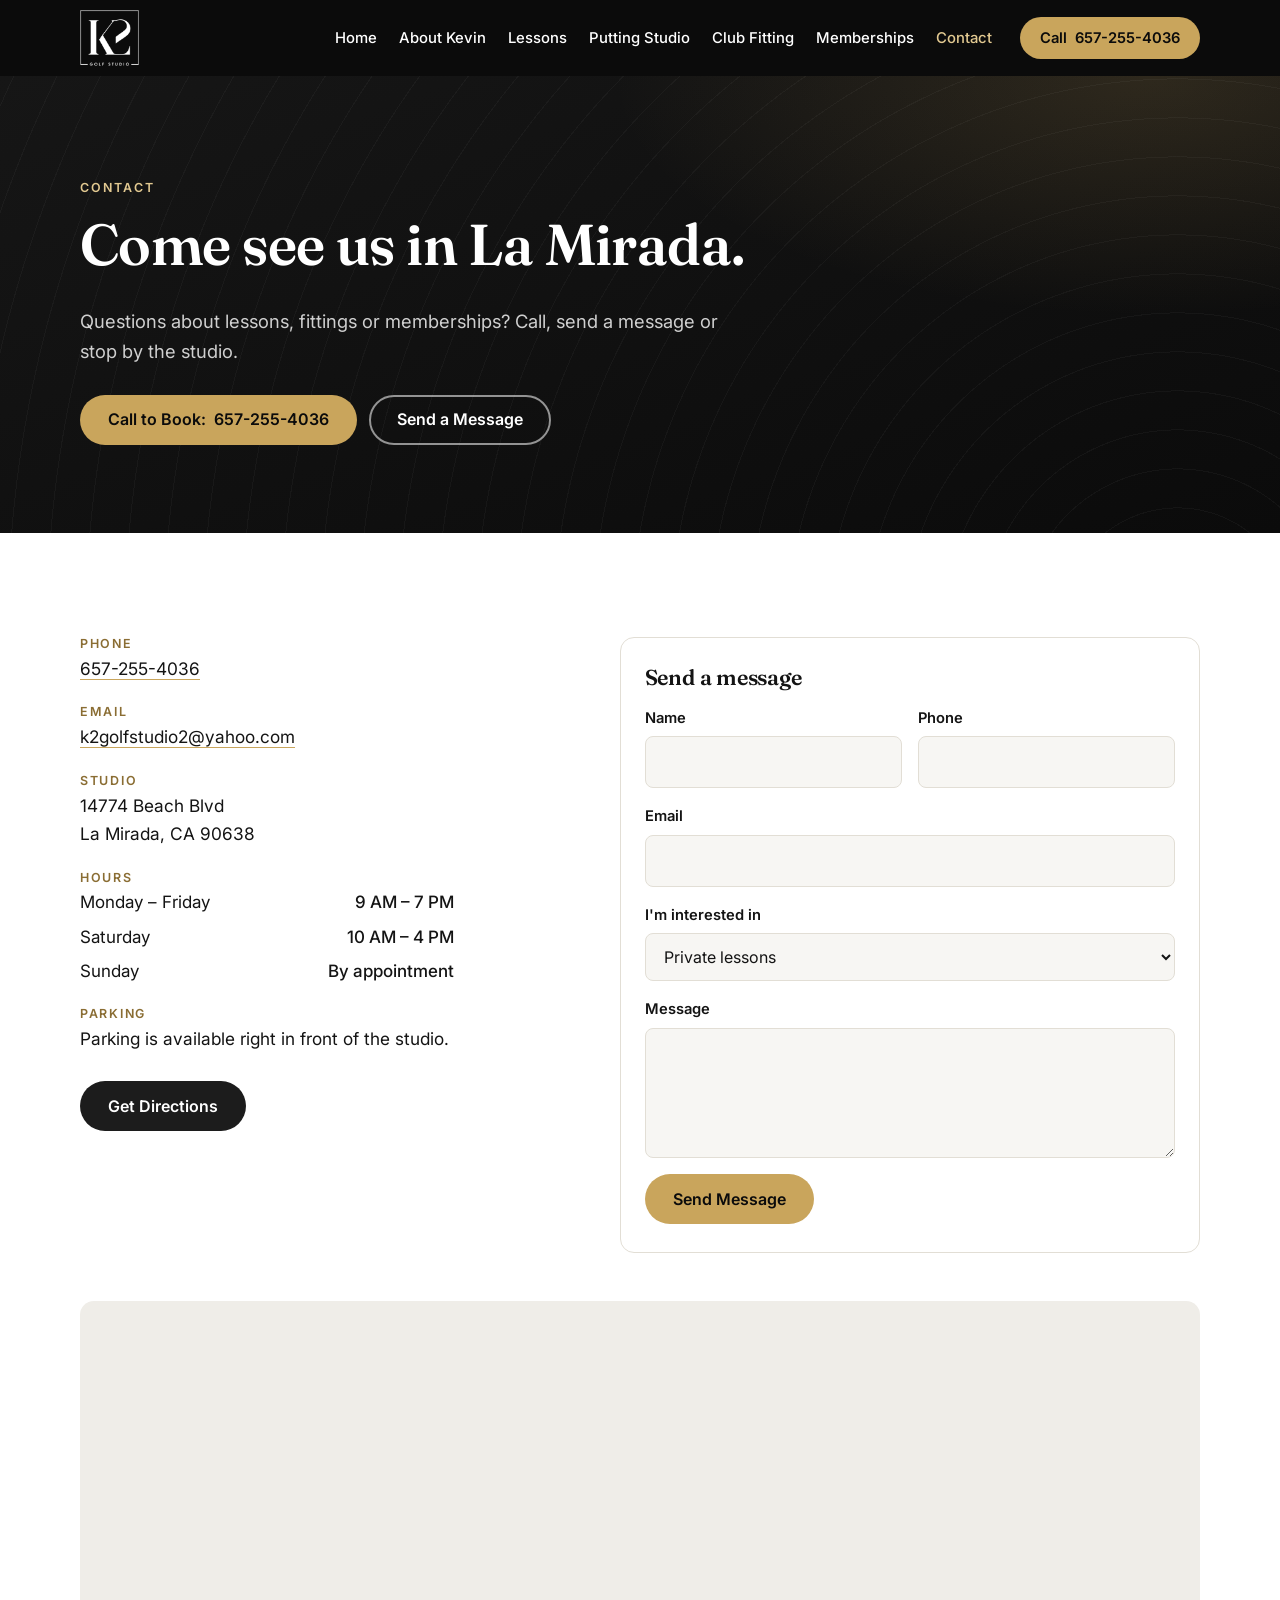
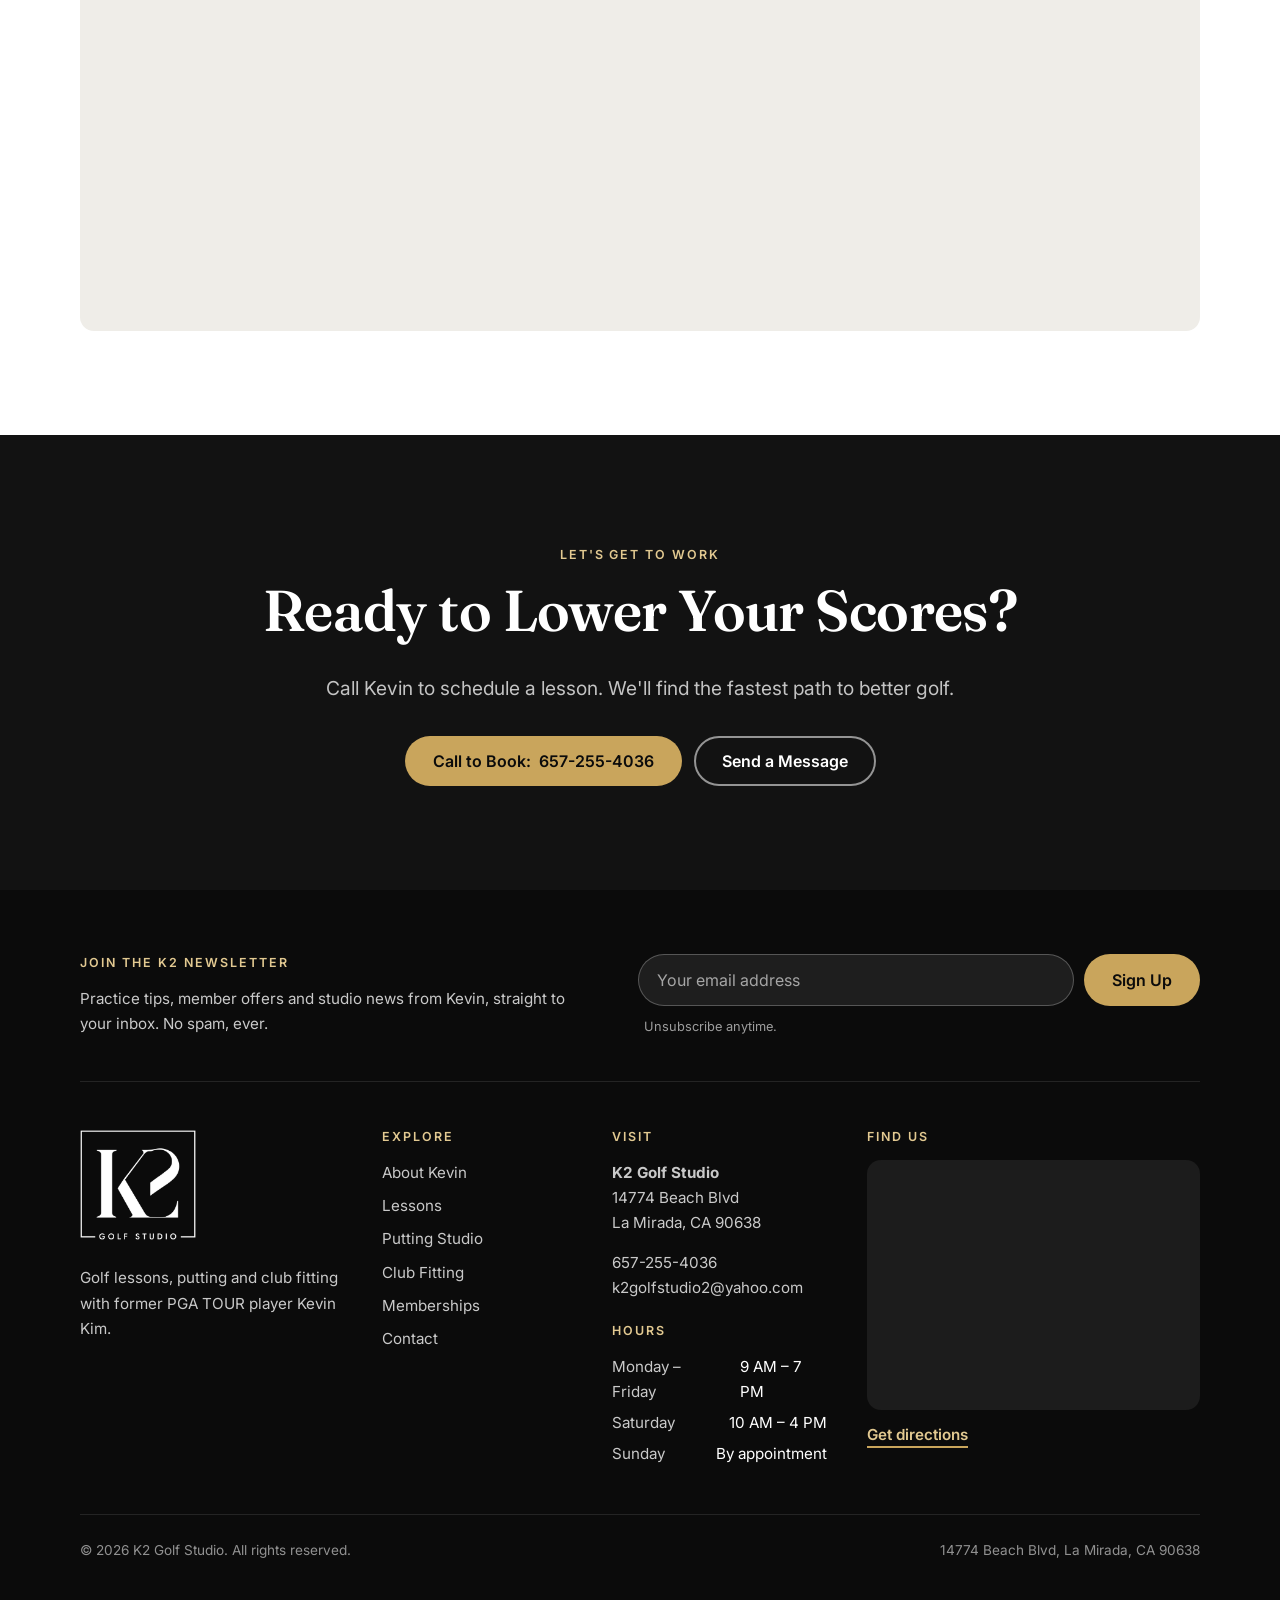
<file: contact.html>
<!DOCTYPE html>
<html lang="en">
<head>
  <meta charset="utf-8">
  <meta name="viewport" content="width=device-width, initial-scale=1">
  <title>Contact K2 Golf Studio | 14774 Beach Blvd, La Mirada, CA</title>
  <meta name="description" content="Contact K2 Golf Studio in La Mirada, CA. Call 657-255-4036, visit us at 14774 Beach Blvd, or send a message about lessons, fittings and memberships.">
  <meta name="theme-color" content="#0b0b0b">
  <meta property="og:type" content="website">
  <meta property="og:site_name" content="K2 Golf Studio">
  <meta property="og:title" content="Contact | K2 Golf Studio">
  <meta property="og:description" content="Contact K2 Golf Studio in La Mirada, CA. Call 657-255-4036, visit us at 14774 Beach Blvd, or send a message about lessons, fittings and memberships.">
  <meta property="og:image" content="https://k2golfstudio.com/images/og-image.jpg">
  <meta property="og:url" content="https://k2golfstudio.com/contact.html">
  <link rel="canonical" href="https://k2golfstudio.com/contact.html">
  <link rel="icon" href="images/favicon.png" type="image/png">
  <link rel="apple-touch-icon" href="images/apple-touch-icon.png">
  <link rel="preconnect" href="https://fonts.googleapis.com">
  <link rel="preconnect" href="https://fonts.gstatic.com" crossorigin>
  <link href="https://fonts.googleapis.com/css2?family=Fraunces:ital,opsz,wght@0,9..144,500;0,9..144,600;0,9..144,700;1,9..144,500&family=Inter:wght@400;500;600;700&display=swap" rel="stylesheet">
  <link rel="stylesheet" href="css/styles.css">
  <script src="js/site-config.js" defer></script>
  <script src="js/main.js" defer></script>
</head>
<body>
  <a class="skip-link" href="#main">Skip to content</a>

  <!-- ============ HEADER ============ -->
  <header class="site-header">
    <div class="container header-inner">
      <a class="logo" href="index.html">
        <img class="logo__img" src="images/k2-logo-white.png" alt="K2 Golf Studio home" width="380" height="360">
      </a>
      <button class="nav-toggle" type="button" aria-expanded="false" aria-controls="site-nav" aria-label="Menu">
        <span class="nav-toggle__bars"></span>
      </button>
      <nav class="site-nav" id="site-nav" aria-label="Main">
        <ul>
          <li><a href="index.html">Home</a></li>
          <li><a href="about.html">About Kevin</a></li>
          <li><a href="lessons.html">Lessons</a></li>
          <li><a href="putting.html">Putting Studio</a></li>
          <li><a href="fitting.html">Club Fitting</a></li>
          <li><a href="memberships.html">Memberships</a></li>
          <li><a href="contact.html" aria-current="page">Contact</a></li>
        </ul>
        <a class="btn btn--gold btn--sm" href="tel:+16572554036" data-k2-href="tel">Call <span data-k2="phone">657-255-4036</span></a>
      </nav>
    </div>
  </header>

  <main id="main">

    <section class="page-hero">
      <div class="container">
        <span class="eyebrow eyebrow--light">Contact</span>
        <h1>Come see us in La Mirada.</h1>
        <p>Questions about lessons, fittings or memberships? Call, send a message or stop by the studio.</p>
        <div class="btn-row">
          <a class="btn btn--gold" href="tel:+16572554036" data-k2-href="tel">Call to Book: <span data-k2="phone">657-255-4036</span></a>
          <a class="btn btn--outline-light" href="contact.html#message">Send a Message</a>
        </div>
      </div>
    </section>

    <section class="section section--white" aria-labelledby="contact-title">
      <div class="container contact-grid">
        <div>
          <h2 id="contact-title" class="sr-only">Contact details</h2>
          <ul class="contact-list">
            <li><h3>Phone</h3><a href="tel:+16572554036" data-k2-href="tel" data-k2="phone">657-255-4036</a></li>
            <li><h3>Email</h3><a href="mailto:k2golfstudio2@yahoo.com" data-k2-href="email" data-k2="email">k2golfstudio2@yahoo.com</a></li>
            <li><h3>Studio</h3><p><span data-k2="street">14774 Beach Blvd</span><br><span data-k2="cityLine">La Mirada, CA 90638</span></p></li>
            <li><h3>Hours</h3><ul class="hours" data-k2-hours><li><span>Monday – Friday</span><span>9 AM – 7 PM</span></li><li><span>Saturday</span><span>10 AM – 4 PM</span></li><li><span>Sunday</span><span>By appointment</span></li></ul></li>
            <li><h3>Parking</h3><p>Parking is available right in front of the studio.</p></li>
          </ul>
          <a class="btn btn--dark" href="#" data-k2-href="maps" target="_blank" rel="noopener">Get Directions</a>
        </div>
        <div>
          <!-- Works automatically on Netlify Forms. Messages show up in your Netlify dashboard (set up email notifications there). -->
          <form class="form" id="message" name="contact" method="POST" action="/thanks.html" data-netlify="true" netlify-honeypot="bot-field">
            <input type="hidden" name="form-name" value="contact">
            <p hidden><label>Leave blank <input name="bot-field"></label></p>
            <h3 style="margin:0">Send a message</h3>
            <div class="form-row">
              <div class="field"><label for="c-name">Name</label><input id="c-name" name="name" autocomplete="name" required></div>
              <div class="field"><label for="c-phone">Phone</label><input id="c-phone" name="phone" type="tel" autocomplete="tel"></div>
            </div>
            <div class="field"><label for="c-email">Email</label><input id="c-email" name="email" type="email" autocomplete="email" required></div>
            <div class="field"><label for="c-topic">I'm interested in</label>
              <select id="c-topic" name="interest">
                <option>Private lessons</option>
                <option>Junior lessons</option>
                <option>TourPutt / Pattern Test</option>
                <option>Club fitting</option>
                <option>Memberships</option>
                <option>Something else</option>
              </select>
            </div>
            <div class="field"><label for="c-msg">Message</label><textarea id="c-msg" name="message"></textarea></div>
            <button class="btn btn--gold" type="submit">Send Message</button>
          </form>
        </div>
      </div>
      <div class="container">
        <div class="map map--light" style="margin-top:48px">
          <iframe title="Map to K2 Golf Studio, 14774 Beach Blvd, La Mirada, CA" src="https://www.google.com/maps?q=K2+Golf+Studio,+14774+Beach+Blvd,+La+Mirada,+CA+90638&amp;output=embed" loading="lazy" referrerpolicy="no-referrer-when-downgrade"></iframe>
        </div>
      </div>
    </section>

    <section class="section section--dark final-cta" aria-labelledby="cta-title">
      <div class="container">
        <span class="eyebrow eyebrow--light">Let's Get to Work</span>
        <h2 id="cta-title">Ready to Lower Your Scores?</h2>
        <p class="lead">Call Kevin to schedule a lesson. We'll find the fastest path to better golf.</p>
        <div class="btn-row">
          <a class="btn btn--gold" href="tel:+16572554036" data-k2-href="tel">Call to Book: <span data-k2="phone">657-255-4036</span></a>
          <a class="btn btn--outline-light" href="contact.html#message">Send a Message</a>
        </div>
      </div>
    </section>
  </main>

  <!-- ============ 9. FOOTER ============ -->
  <footer class="site-footer">
    <div class="container">
      <div class="footer-signup">
        <div>
          <h4>Join the K2 Newsletter</h4>
          <p>Practice tips, member offers and studio news from Kevin, straight to your inbox. No spam, ever.</p>
        </div>
        <!-- Newsletter signups. Works automatically on Netlify (Forms): find them in your Netlify dashboard under Forms > "newsletter", where you can export them as a CSV for Mailchimp etc. -->
        <form class="signup-form" name="newsletter" method="POST" action="/subscribed.html" data-netlify="true" netlify-honeypot="bot-field">
          <input type="hidden" name="form-name" value="newsletter">
          <p hidden><label>Leave blank <input name="bot-field"></label></p>
          <label class="sr-only" for="footer-email">Email address</label>
          <input id="footer-email" type="email" name="email" placeholder="Your email address" autocomplete="email" required>
          <button class="btn btn--gold" type="submit">Sign Up</button>
          <small>Unsubscribe anytime.</small>
        </form>
      </div>
      <div class="footer-grid">
        <div>
          <a class="logo logo--footer" href="index.html">
            <img class="logo__img" src="images/k2-logo-white.png" alt="K2 Golf Studio home" width="380" height="360" loading="lazy">
          </a>
          <p style="margin-top:18px">Golf lessons, putting and club fitting with former PGA TOUR player Kevin Kim.</p>
          <div class="social">
            <a href="[INSTAGRAM_URL]" data-k2-href="instagram" aria-label="Instagram" target="_blank" rel="noopener">
              <svg width="18" height="18" viewBox="0 0 24 24" fill="none" stroke="currentColor" stroke-width="2" aria-hidden="true"><rect x="3" y="3" width="18" height="18" rx="5"/><circle cx="12" cy="12" r="4"/><circle cx="17.5" cy="6.5" r="1" fill="currentColor" stroke="none"/></svg>
            </a>
            <a href="[FACEBOOK_URL]" data-k2-href="facebook" aria-label="Facebook" target="_blank" rel="noopener">
              <svg width="18" height="18" viewBox="0 0 24 24" fill="currentColor" aria-hidden="true"><path d="M14 8.5V6.8c0-.8.5-1 .9-1H17V2.2L14.2 2C11 2 10.3 4.4 10.3 5.9v2.6H8V12h2.3v10H14V12h2.7l.4-3.5z"/></svg>
            </a>
            <a href="[YOUTUBE_URL]" data-k2-href="youtube" aria-label="YouTube" target="_blank" rel="noopener">
              <svg width="18" height="18" viewBox="0 0 24 24" fill="currentColor" aria-hidden="true"><path d="M22 8.2a3 3 0 0 0-2.1-2.1C18 5.6 12 5.6 12 5.6s-6 0-7.9.5A3 3 0 0 0 2 8.2 31 31 0 0 0 1.6 12 31 31 0 0 0 2 15.8a3 3 0 0 0 2.1 2.1c1.9.5 7.9.5 7.9.5s6 0 7.9-.5a3 3 0 0 0 2.1-2.1c.4-1.2.4-3.8.4-3.8s0-2.6-.4-3.8zM10 15V9l5.2 3z"/></svg>
            </a>
          </div>
        </div>
        <div>
          <h4>Explore</h4>
          <ul class="footer-links">
            <li><a href="about.html">About Kevin</a></li>
            <li><a href="lessons.html">Lessons</a></li>
            <li><a href="putting.html">Putting Studio</a></li>
            <li><a href="fitting.html">Club Fitting</a></li>
            <li><a href="memberships.html">Memberships</a></li>
            <li><a href="contact.html">Contact</a></li>
          </ul>
        </div>
        <div>
          <h4>Visit</h4>
          <address>
            <strong data-k2="businessName">K2 Golf Studio</strong><br>
            <span data-k2="street">14774 Beach Blvd</span><br>
            <span data-k2="cityLine">La Mirada, CA 90638</span>
          </address>
          <p>
            <a href="tel:+16572554036" data-k2-href="tel" data-k2="phone">657-255-4036</a><br>
            <a href="mailto:k2golfstudio2@yahoo.com" data-k2-href="email" data-k2="email">k2golfstudio2@yahoo.com</a>
          </p>
          <h4 style="margin-top:24px">Hours</h4>
          <ul class="hours" data-k2-hours>
            <li><span>Monday – Friday</span><span>9 AM – 7 PM</span></li><li><span>Saturday</span><span>10 AM – 4 PM</span></li><li><span>Sunday</span><span>By appointment</span></li>
          </ul>
        </div>
        <div>
          <h4>Find Us</h4>
          <div class="map">
            <iframe title="Map to K2 Golf Studio, 14774 Beach Blvd, La Mirada, CA" src="https://www.google.com/maps?q=K2+Golf+Studio,+14774+Beach+Blvd,+La+Mirada,+CA+90638&amp;output=embed" loading="lazy" referrerpolicy="no-referrer-when-downgrade"></iframe>
          </div>
          <p style="margin-top:12px"><a class="text-link" style="color:var(--gold-light)" href="#" data-k2-href="maps" target="_blank" rel="noopener">Get directions</a></p>
        </div>
      </div>
      <div class="footer-bottom">
        <span>&copy; <span data-k2="year">2026</span> K2 Golf Studio. All rights reserved.</span>
        <span>14774 Beach Blvd, La Mirada, CA 90638</span>
      </div>
    </div>
  </footer>

  <!-- Mobile quick-action bar -->
  <div class="mobile-bar">
    <a class="btn btn--outline-light" href="contact.html#message">Message</a>
    <a class="btn btn--gold" href="tel:+16572554036" data-k2-href="tel">Call to Book</a>
  </div>
</body>
</html>
</file>
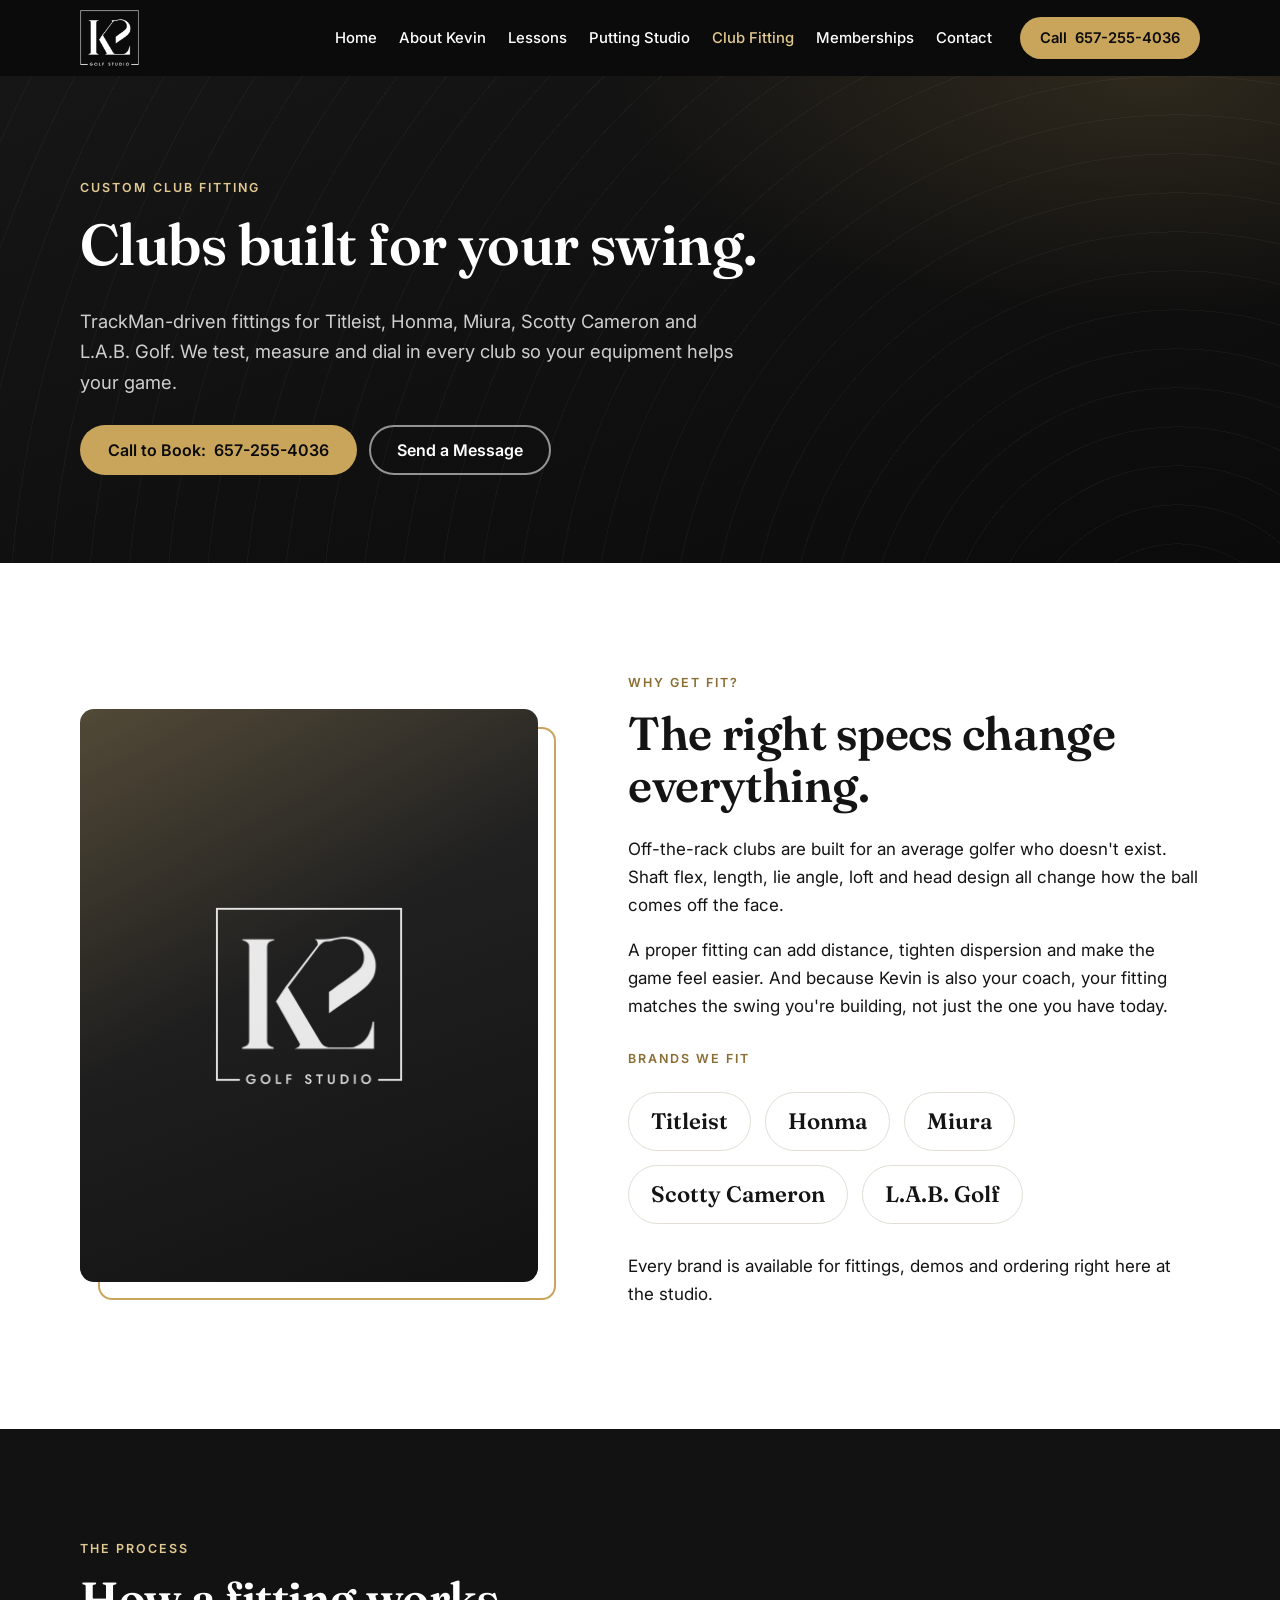
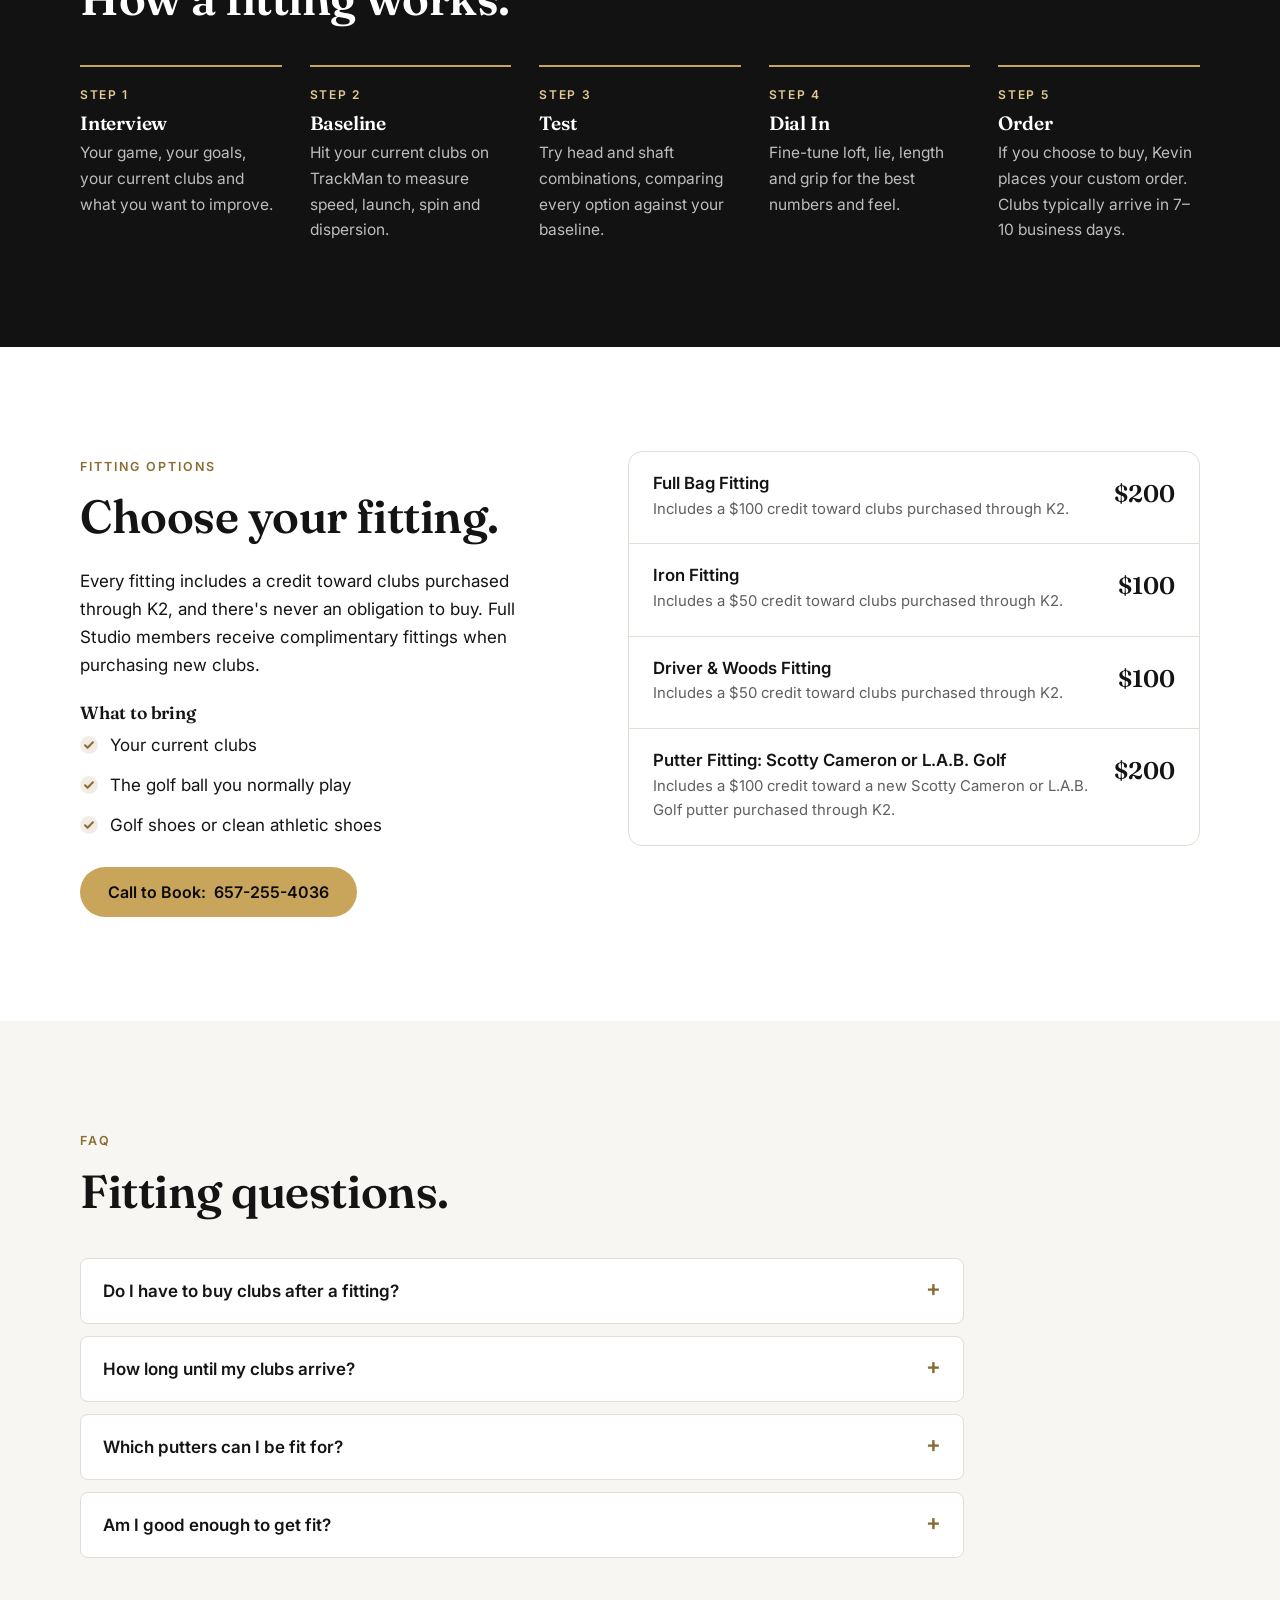
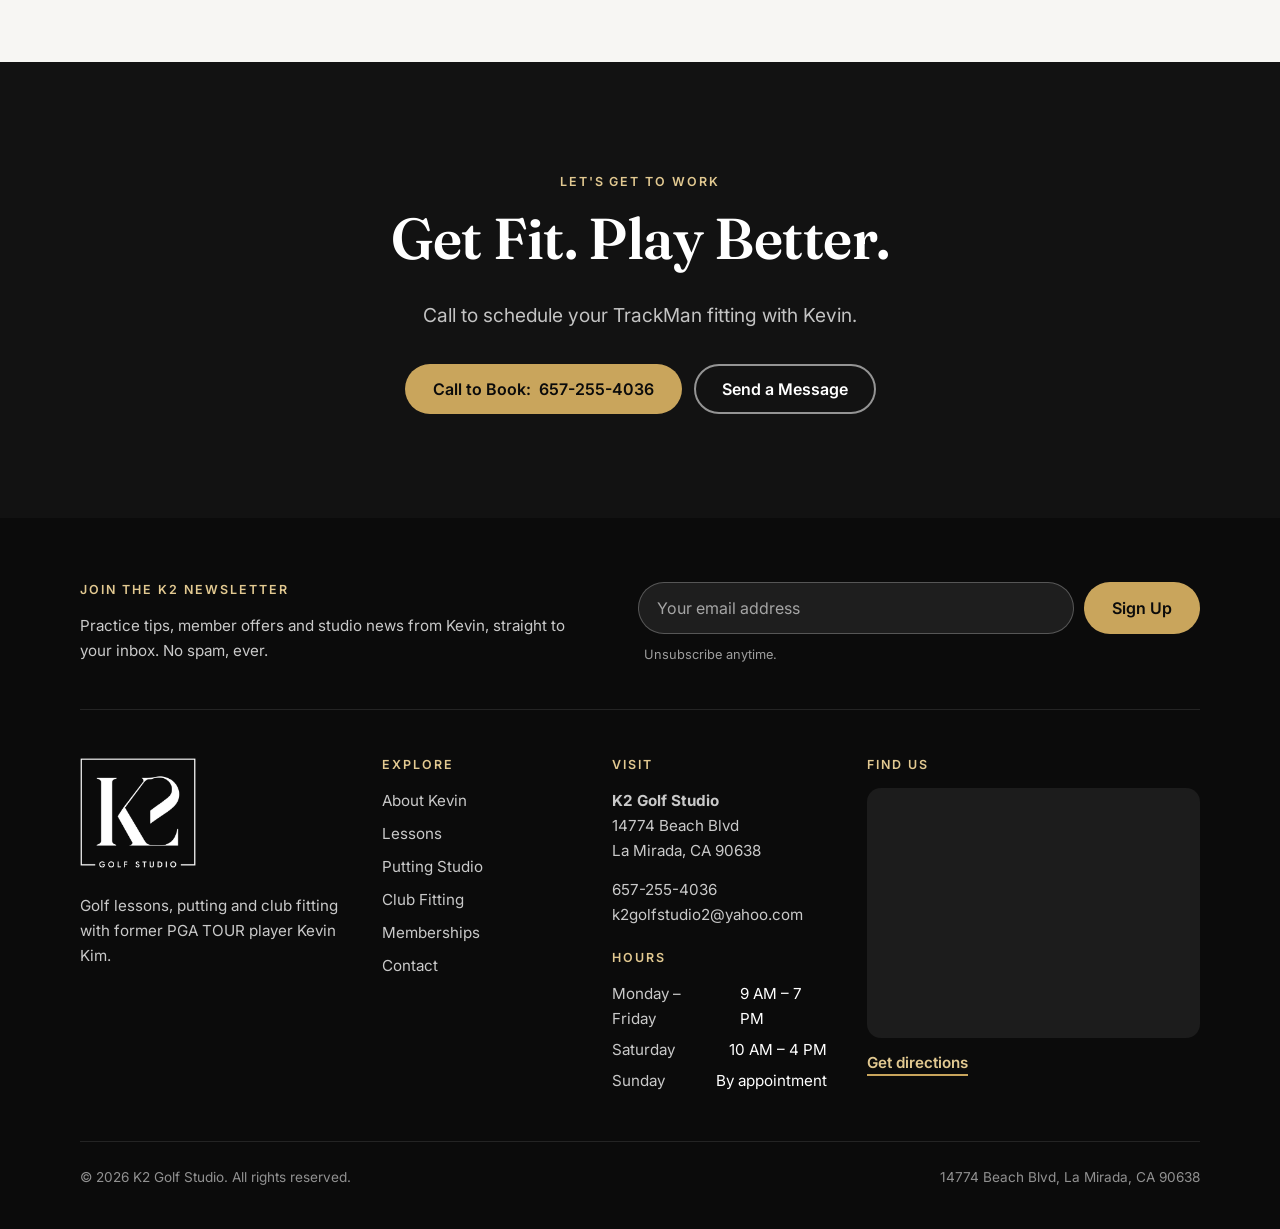
<file: fitting.html>
<!DOCTYPE html>
<html lang="en">
<head>
  <meta charset="utf-8">
  <meta name="viewport" content="width=device-width, initial-scale=1">
  <title>Custom Club Fitting in La Mirada | Titleist, Honma &amp; Miura | K2 Golf Studio</title>
  <meta name="description" content="TrackMan-driven club fitting in La Mirada, CA for Titleist, Honma, Miura, Scotty Cameron and L.A.B. Golf. Full bag $200, irons or driver $100, with credit toward clubs purchased.">
  <meta name="theme-color" content="#0b0b0b">
  <meta property="og:type" content="website">
  <meta property="og:site_name" content="K2 Golf Studio">
  <meta property="og:title" content="Custom Club Fitting | K2 Golf Studio">
  <meta property="og:description" content="TrackMan-driven club fitting in La Mirada, CA for Titleist, Honma, Miura, Scotty Cameron and L.A.B. Golf. Full bag $200, irons or driver $100, with credit toward clubs purchased.">
  <meta property="og:image" content="https://k2golfstudio.com/images/og-image.jpg">
  <meta property="og:url" content="https://k2golfstudio.com/fitting.html">
  <link rel="canonical" href="https://k2golfstudio.com/fitting.html">
  <link rel="icon" href="images/favicon.png" type="image/png">
  <link rel="apple-touch-icon" href="images/apple-touch-icon.png">
  <link rel="preconnect" href="https://fonts.googleapis.com">
  <link rel="preconnect" href="https://fonts.gstatic.com" crossorigin>
  <link href="https://fonts.googleapis.com/css2?family=Fraunces:ital,opsz,wght@0,9..144,500;0,9..144,600;0,9..144,700;1,9..144,500&family=Inter:wght@400;500;600;700&display=swap" rel="stylesheet">
  <link rel="stylesheet" href="css/styles.css">
  <script src="js/site-config.js" defer></script>
  <script src="js/main.js" defer></script>
</head>
<body>
  <a class="skip-link" href="#main">Skip to content</a>

  <!-- ============ HEADER ============ -->
  <header class="site-header">
    <div class="container header-inner">
      <a class="logo" href="index.html">
        <img class="logo__img" src="images/k2-logo-white.png" alt="K2 Golf Studio home" width="380" height="360">
      </a>
      <button class="nav-toggle" type="button" aria-expanded="false" aria-controls="site-nav" aria-label="Menu">
        <span class="nav-toggle__bars"></span>
      </button>
      <nav class="site-nav" id="site-nav" aria-label="Main">
        <ul>
          <li><a href="index.html">Home</a></li>
          <li><a href="about.html">About Kevin</a></li>
          <li><a href="lessons.html">Lessons</a></li>
          <li><a href="putting.html">Putting Studio</a></li>
          <li><a href="fitting.html" aria-current="page">Club Fitting</a></li>
          <li><a href="memberships.html">Memberships</a></li>
          <li><a href="contact.html">Contact</a></li>
        </ul>
        <a class="btn btn--gold btn--sm" href="tel:+16572554036" data-k2-href="tel">Call <span data-k2="phone">657-255-4036</span></a>
      </nav>
    </div>
  </header>

  <main id="main">

    <section class="page-hero">
      <div class="container">
        <span class="eyebrow eyebrow--light">Custom Club Fitting</span>
        <h1>Clubs built for your swing.</h1>
        <p>TrackMan-driven fittings for Titleist, Honma, Miura, Scotty Cameron and L.A.B. Golf. We test, measure and dial in every club so your equipment helps your game.</p>
        <div class="btn-row">
          <a class="btn btn--gold" href="tel:+16572554036" data-k2-href="tel">Call to Book: <span data-k2="phone">657-255-4036</span></a>
          <a class="btn btn--outline-light" href="contact.html#message">Send a Message</a>
        </div>
      </div>
    </section>

    <section class="section section--white" aria-labelledby="why-title">
      <div class="container split">
        <div class="kevin__photo">
          <!-- Replace with <img src="images/....jpg" alt="TrackMan club fitting session at K2 Golf Studio in La Mirada" loading="lazy"> -->
          <div class="photo-ph" role="img" aria-label="K2 Golf Studio logo"><img src="images/k2-logo-white.png" alt="" width="380" height="360" style="width:45%;height:auto;opacity:.9" loading="lazy"></div>
        </div>
        <div class="prose">
          <span class="eyebrow">Why Get Fit?</span>
          <h2 id="why-title">The right specs change everything.</h2>
          <p>Off-the-rack clubs are built for an average golfer who doesn't exist. Shaft flex, length, lie angle, loft and head design all change how the ball comes off the face.</p>
          <p>A proper fitting can add distance, tighten dispersion and make the game feel easier. And because Kevin is also your coach, your fitting matches the swing you're building, not just the one you have today.</p>
          <span class="eyebrow" style="margin-top:12px">Brands We Fit</span>
          <div class="brands"><span>Titleist</span><span>Honma</span><span>Miura</span><span>Scotty Cameron</span><span>L.A.B. Golf</span></div>
          <p>Every brand is available for fittings, demos and ordering right here at the studio.</p>
        </div>
      </div>
    </section>

    <section class="section section--dark" aria-labelledby="process-title">
      <div class="container">
        <div class="section-head">
          <span class="eyebrow eyebrow--light">The Process</span>
          <h2 id="process-title">How a fitting works.</h2>
        </div>
        <ol class="steps steps--5">
          <li><h3>Interview</h3><p>Your game, your goals, your current clubs and what you want to improve.</p></li>
          <li><h3>Baseline</h3><p>Hit your current clubs on TrackMan to measure speed, launch, spin and dispersion.</p></li>
          <li><h3>Test</h3><p>Try head and shaft combinations, comparing every option against your baseline.</p></li>
          <li><h3>Dial In</h3><p>Fine-tune loft, lie, length and grip for the best numbers and feel.</p></li>
          <li><h3>Order</h3><p>If you choose to buy, Kevin places your custom order. Clubs typically arrive in 7–10 business days.</p></li>
        </ol>
      </div>
    </section>

    <section class="section section--white" aria-labelledby="fit-prices-title">
      <div class="container split" style="align-items:start">
        <div class="prose">
          <span class="eyebrow">Fitting Options</span>
          <h2 id="fit-prices-title">Choose your fitting.</h2>
          <p>Every fitting includes a credit toward clubs purchased through K2, and there's never an obligation to buy. Full Studio members receive complimentary fittings when purchasing new clubs.</p>
          <h3 style="font-size:1.1rem;margin-top:24px">What to bring</h3>
          <ul class="checklist">
            <li>Your current clubs</li>
            <li>The golf ball you normally play</li>
            <li>Golf shoes or clean athletic shoes</li>
          </ul>
          <a class="btn btn--gold" href="tel:+16572554036" data-k2-href="tel">Call to Book: <span data-k2="phone">657-255-4036</span></a>
        </div>
        <div>
          <div class="price-list" data-k2-prices="fitting"></div>
        </div>
      </div>
    </section>

    <section class="section" aria-labelledby="fit-faq-title">
      <div class="container">
        <div class="section-head">
          <span class="eyebrow">FAQ</span>
          <h2 id="fit-faq-title">Fitting questions.</h2>
        </div>
        <div class="faq">
          <details><summary>Do I have to buy clubs after a fitting?</summary><p>No. There's no obligation to purchase clubs through K2. If you do, part of your fitting fee is credited toward your order: $100 for a full bag or putter fitting, $50 for an iron or driver and woods fitting.</p></details>
          <details><summary>How long until my clubs arrive?</summary><p>Custom orders typically arrive in 7–10 business days.</p></details>
          <details><summary>Which putters can I be fit for?</summary><p>Putter fittings are available for Scotty Cameron and L.A.B. Golf. The $200 putter fitting includes a $100 credit toward a new Scotty Cameron or L.A.B. Golf putter purchased through K2.</p></details>
          <details><summary>Am I good enough to get fit?</summary><p>Yes. Golfers of every level benefit from clubs that fit. Beginners often see the biggest improvement.</p></details>
        </div>
      </div>
    </section>

    <section class="section section--dark final-cta" aria-labelledby="cta-title">
      <div class="container">
        <span class="eyebrow eyebrow--light">Let's Get to Work</span>
        <h2 id="cta-title">Get Fit. Play Better.</h2>
        <p class="lead">Call to schedule your TrackMan fitting with Kevin.</p>
        <div class="btn-row">
          <a class="btn btn--gold" href="tel:+16572554036" data-k2-href="tel">Call to Book: <span data-k2="phone">657-255-4036</span></a>
          <a class="btn btn--outline-light" href="contact.html#message">Send a Message</a>
        </div>
      </div>
    </section>
  </main>

  <!-- ============ 9. FOOTER ============ -->
  <footer class="site-footer">
    <div class="container">
      <div class="footer-signup">
        <div>
          <h4>Join the K2 Newsletter</h4>
          <p>Practice tips, member offers and studio news from Kevin, straight to your inbox. No spam, ever.</p>
        </div>
        <!-- Newsletter signups. Works automatically on Netlify (Forms): find them in your Netlify dashboard under Forms > "newsletter", where you can export them as a CSV for Mailchimp etc. -->
        <form class="signup-form" name="newsletter" method="POST" action="/subscribed.html" data-netlify="true" netlify-honeypot="bot-field">
          <input type="hidden" name="form-name" value="newsletter">
          <p hidden><label>Leave blank <input name="bot-field"></label></p>
          <label class="sr-only" for="footer-email">Email address</label>
          <input id="footer-email" type="email" name="email" placeholder="Your email address" autocomplete="email" required>
          <button class="btn btn--gold" type="submit">Sign Up</button>
          <small>Unsubscribe anytime.</small>
        </form>
      </div>
      <div class="footer-grid">
        <div>
          <a class="logo logo--footer" href="index.html">
            <img class="logo__img" src="images/k2-logo-white.png" alt="K2 Golf Studio home" width="380" height="360" loading="lazy">
          </a>
          <p style="margin-top:18px">Golf lessons, putting and club fitting with former PGA TOUR player Kevin Kim.</p>
          <div class="social">
            <a href="[INSTAGRAM_URL]" data-k2-href="instagram" aria-label="Instagram" target="_blank" rel="noopener">
              <svg width="18" height="18" viewBox="0 0 24 24" fill="none" stroke="currentColor" stroke-width="2" aria-hidden="true"><rect x="3" y="3" width="18" height="18" rx="5"/><circle cx="12" cy="12" r="4"/><circle cx="17.5" cy="6.5" r="1" fill="currentColor" stroke="none"/></svg>
            </a>
            <a href="[FACEBOOK_URL]" data-k2-href="facebook" aria-label="Facebook" target="_blank" rel="noopener">
              <svg width="18" height="18" viewBox="0 0 24 24" fill="currentColor" aria-hidden="true"><path d="M14 8.5V6.8c0-.8.5-1 .9-1H17V2.2L14.2 2C11 2 10.3 4.4 10.3 5.9v2.6H8V12h2.3v10H14V12h2.7l.4-3.5z"/></svg>
            </a>
            <a href="[YOUTUBE_URL]" data-k2-href="youtube" aria-label="YouTube" target="_blank" rel="noopener">
              <svg width="18" height="18" viewBox="0 0 24 24" fill="currentColor" aria-hidden="true"><path d="M22 8.2a3 3 0 0 0-2.1-2.1C18 5.6 12 5.6 12 5.6s-6 0-7.9.5A3 3 0 0 0 2 8.2 31 31 0 0 0 1.6 12 31 31 0 0 0 2 15.8a3 3 0 0 0 2.1 2.1c1.9.5 7.9.5 7.9.5s6 0 7.9-.5a3 3 0 0 0 2.1-2.1c.4-1.2.4-3.8.4-3.8s0-2.6-.4-3.8zM10 15V9l5.2 3z"/></svg>
            </a>
          </div>
        </div>
        <div>
          <h4>Explore</h4>
          <ul class="footer-links">
            <li><a href="about.html">About Kevin</a></li>
            <li><a href="lessons.html">Lessons</a></li>
            <li><a href="putting.html">Putting Studio</a></li>
            <li><a href="fitting.html">Club Fitting</a></li>
            <li><a href="memberships.html">Memberships</a></li>
            <li><a href="contact.html">Contact</a></li>
          </ul>
        </div>
        <div>
          <h4>Visit</h4>
          <address>
            <strong data-k2="businessName">K2 Golf Studio</strong><br>
            <span data-k2="street">14774 Beach Blvd</span><br>
            <span data-k2="cityLine">La Mirada, CA 90638</span>
          </address>
          <p>
            <a href="tel:+16572554036" data-k2-href="tel" data-k2="phone">657-255-4036</a><br>
            <a href="mailto:k2golfstudio2@yahoo.com" data-k2-href="email" data-k2="email">k2golfstudio2@yahoo.com</a>
          </p>
          <h4 style="margin-top:24px">Hours</h4>
          <ul class="hours" data-k2-hours>
            <li><span>Monday – Friday</span><span>9 AM – 7 PM</span></li><li><span>Saturday</span><span>10 AM – 4 PM</span></li><li><span>Sunday</span><span>By appointment</span></li>
          </ul>
        </div>
        <div>
          <h4>Find Us</h4>
          <div class="map">
            <iframe title="Map to K2 Golf Studio, 14774 Beach Blvd, La Mirada, CA" src="https://www.google.com/maps?q=K2+Golf+Studio,+14774+Beach+Blvd,+La+Mirada,+CA+90638&amp;output=embed" loading="lazy" referrerpolicy="no-referrer-when-downgrade"></iframe>
          </div>
          <p style="margin-top:12px"><a class="text-link" style="color:var(--gold-light)" href="#" data-k2-href="maps" target="_blank" rel="noopener">Get directions</a></p>
        </div>
      </div>
      <div class="footer-bottom">
        <span>&copy; <span data-k2="year">2026</span> K2 Golf Studio. All rights reserved.</span>
        <span>14774 Beach Blvd, La Mirada, CA 90638</span>
      </div>
    </div>
  </footer>

  <!-- Mobile quick-action bar -->
  <div class="mobile-bar">
    <a class="btn btn--outline-light" href="contact.html#message">Message</a>
    <a class="btn btn--gold" href="tel:+16572554036" data-k2-href="tel">Call to Book</a>
  </div>
</body>
</html>
</file>
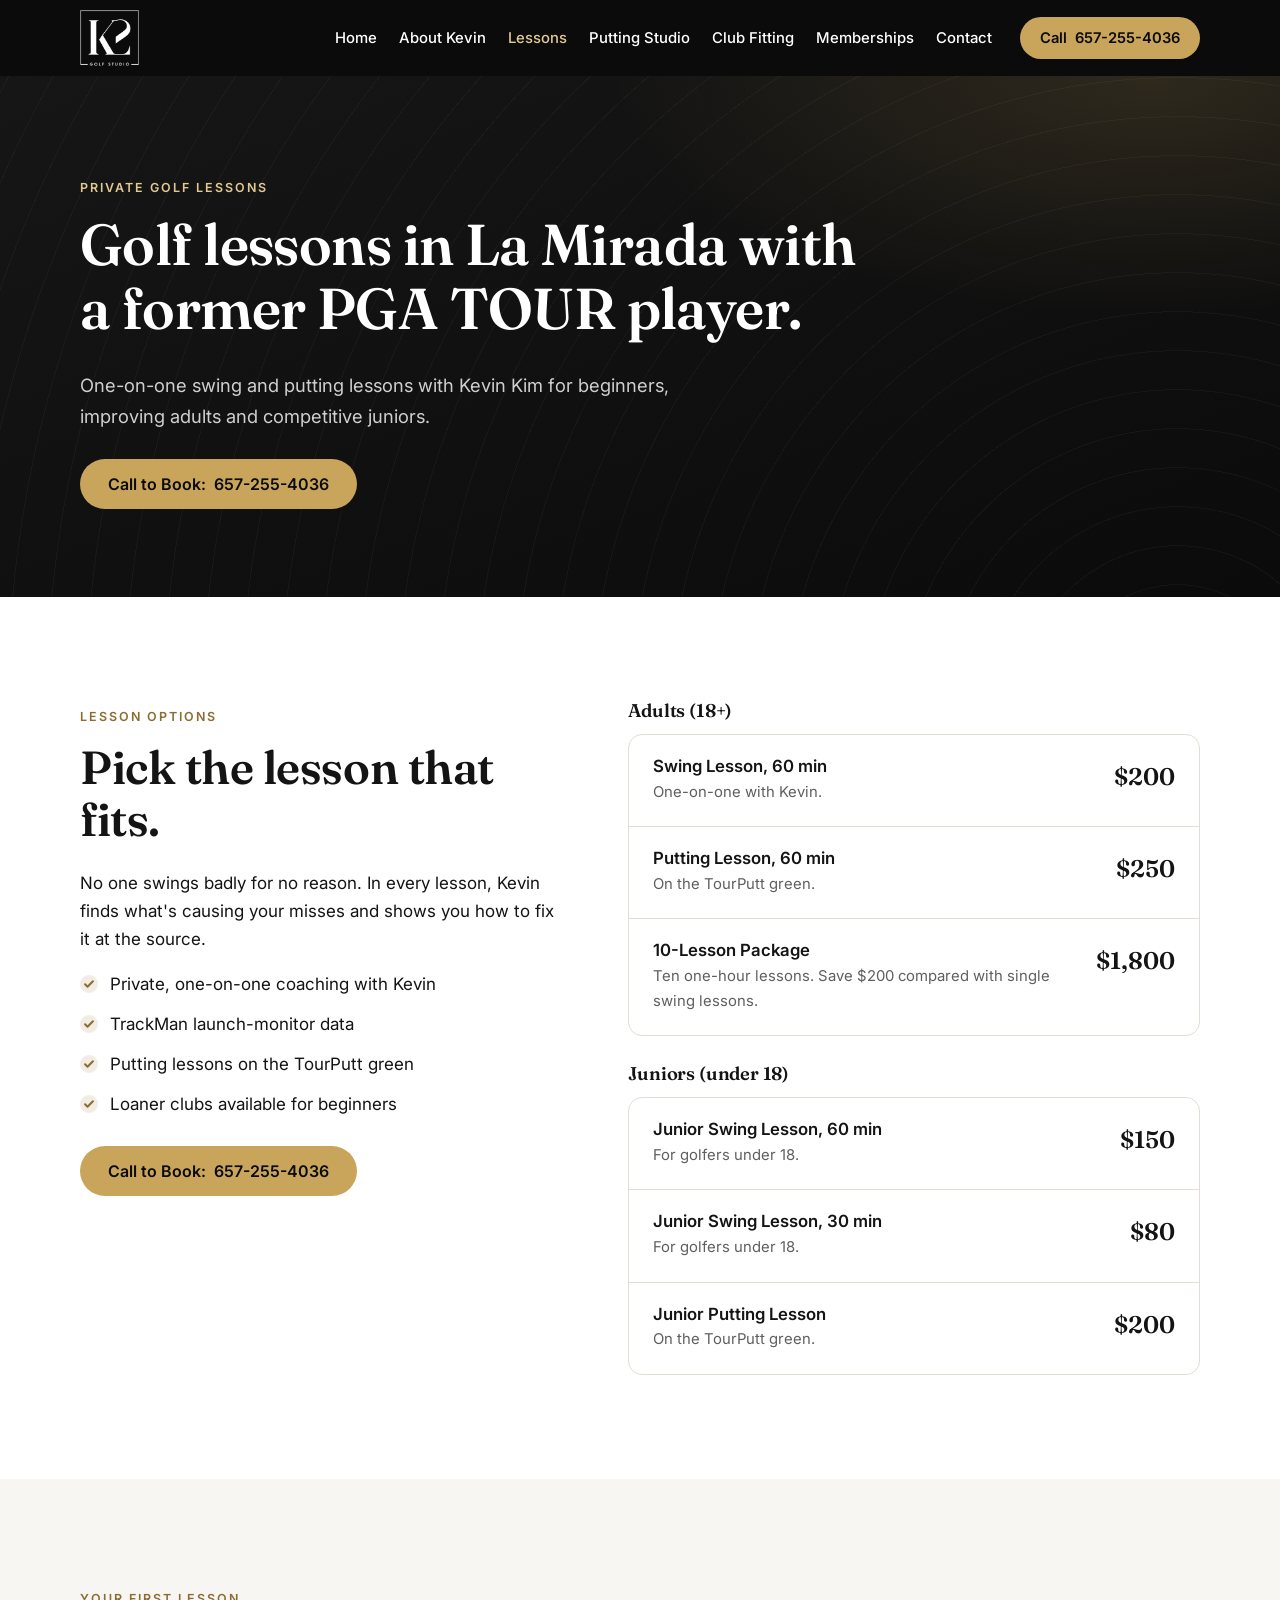
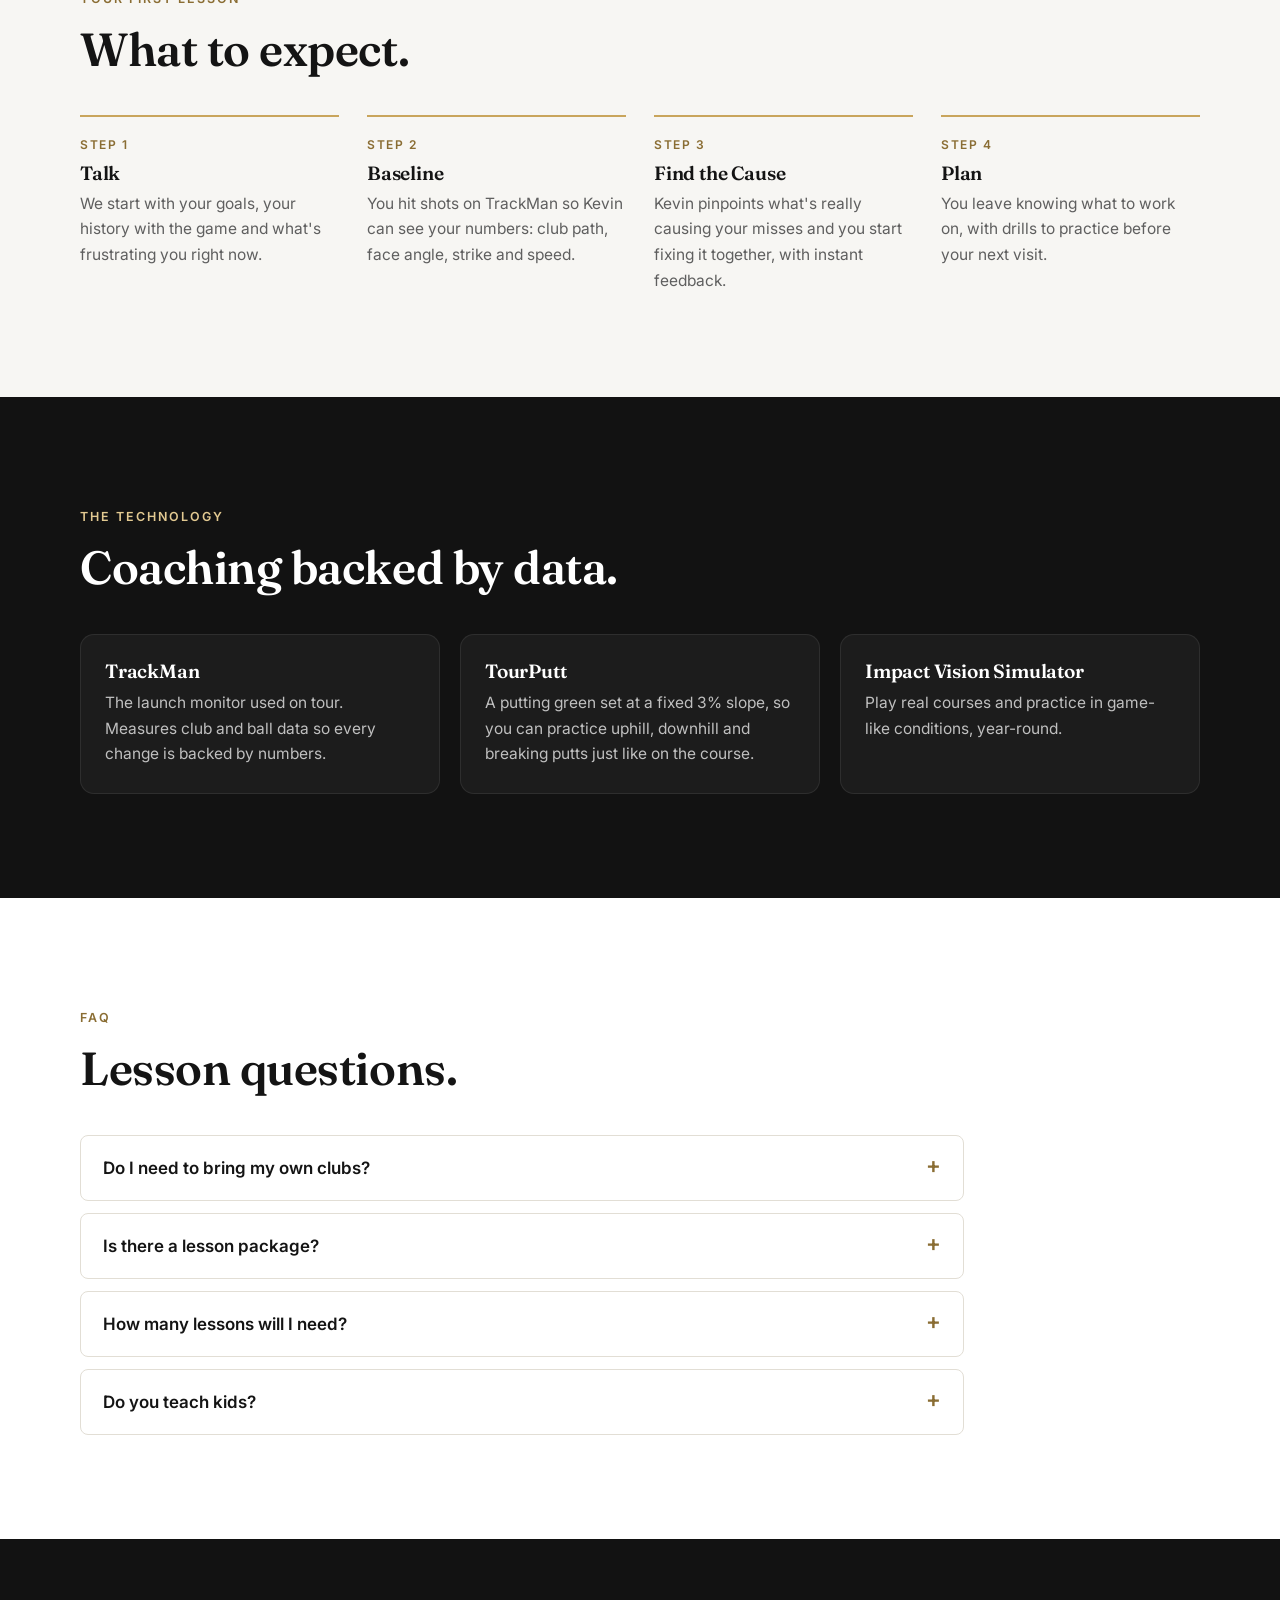
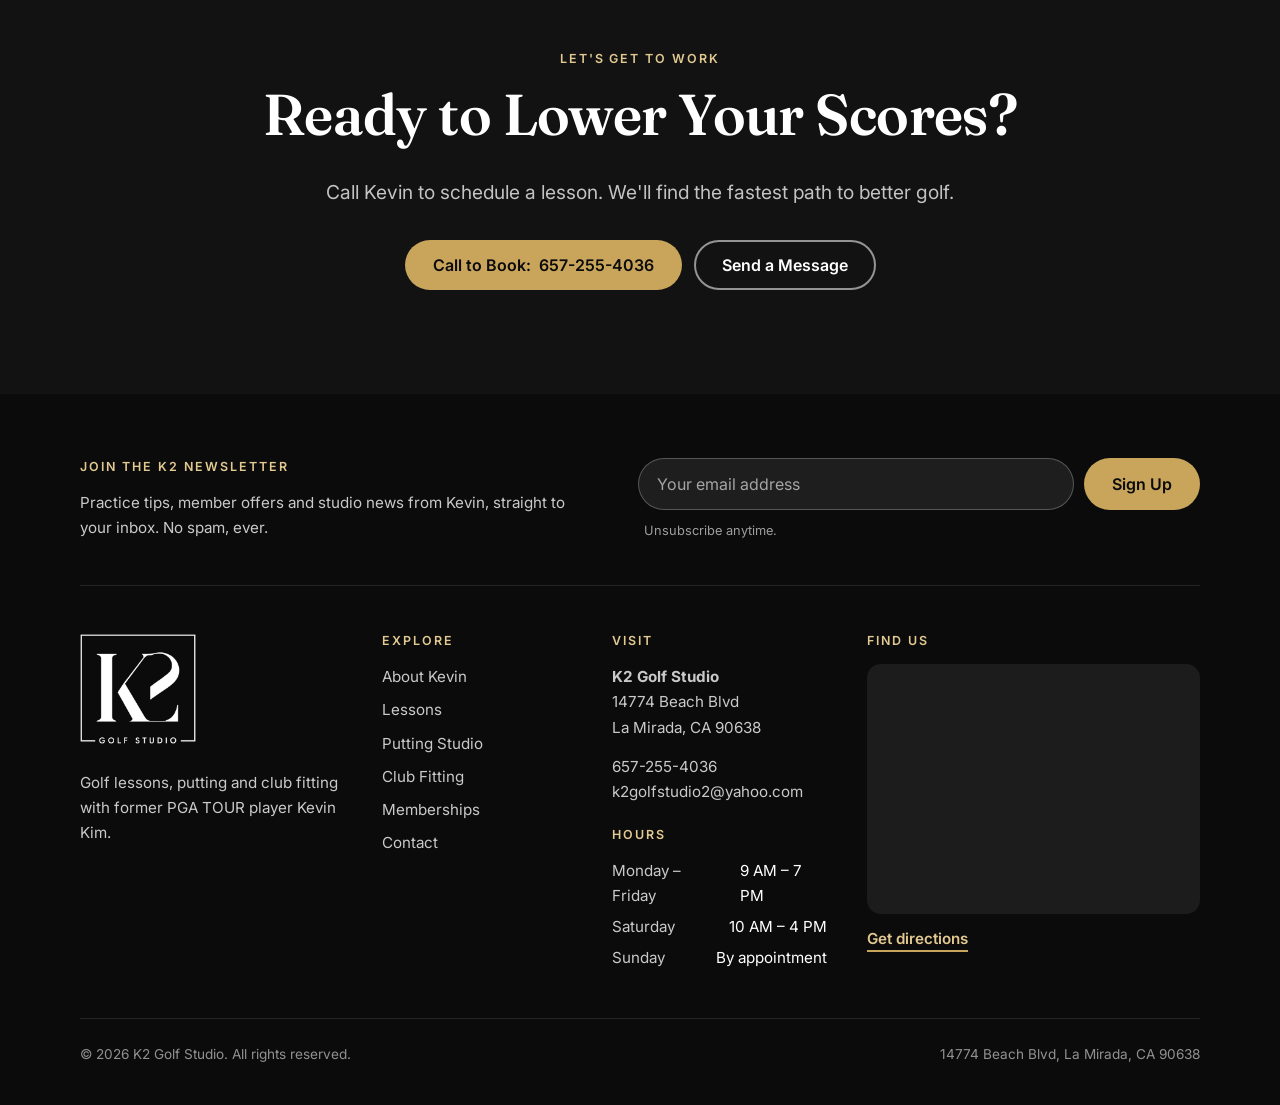
<file: lessons.html>
<!DOCTYPE html>
<html lang="en">
<head>
  <meta charset="utf-8">
  <meta name="viewport" content="width=device-width, initial-scale=1">
  <title>Golf Lessons in La Mirada with a PGA Professional | K2 Golf Studio</title>
  <meta name="description" content="Private golf and putting lessons in La Mirada, CA with former PGA TOUR player Kevin Kim. Adult lessons from $200, junior lessons from $80, and a 10-lesson package.">
  <meta name="theme-color" content="#0b0b0b">
  <meta property="og:type" content="website">
  <meta property="og:site_name" content="K2 Golf Studio">
  <meta property="og:title" content="Golf Lessons in La Mirada | K2 Golf Studio">
  <meta property="og:description" content="Private golf and putting lessons in La Mirada, CA with former PGA TOUR player Kevin Kim. Adult lessons from $200, junior lessons from $80, and a 10-lesson package.">
  <meta property="og:image" content="https://k2golfstudio.com/images/og-image.jpg">
  <meta property="og:url" content="https://k2golfstudio.com/lessons.html">
  <link rel="canonical" href="https://k2golfstudio.com/lessons.html">
  <link rel="icon" href="images/favicon.png" type="image/png">
  <link rel="apple-touch-icon" href="images/apple-touch-icon.png">
  <link rel="preconnect" href="https://fonts.googleapis.com">
  <link rel="preconnect" href="https://fonts.gstatic.com" crossorigin>
  <link href="https://fonts.googleapis.com/css2?family=Fraunces:ital,opsz,wght@0,9..144,500;0,9..144,600;0,9..144,700;1,9..144,500&family=Inter:wght@400;500;600;700&display=swap" rel="stylesheet">
  <link rel="stylesheet" href="css/styles.css">
  <script src="js/site-config.js" defer></script>
  <script src="js/main.js" defer></script>
</head>
<body>
  <a class="skip-link" href="#main">Skip to content</a>

  <!-- ============ HEADER ============ -->
  <header class="site-header">
    <div class="container header-inner">
      <a class="logo" href="index.html">
        <img class="logo__img" src="images/k2-logo-white.png" alt="K2 Golf Studio home" width="380" height="360">
      </a>
      <button class="nav-toggle" type="button" aria-expanded="false" aria-controls="site-nav" aria-label="Menu">
        <span class="nav-toggle__bars"></span>
      </button>
      <nav class="site-nav" id="site-nav" aria-label="Main">
        <ul>
          <li><a href="index.html">Home</a></li>
          <li><a href="about.html">About Kevin</a></li>
          <li><a href="lessons.html" aria-current="page">Lessons</a></li>
          <li><a href="putting.html">Putting Studio</a></li>
          <li><a href="fitting.html">Club Fitting</a></li>
          <li><a href="memberships.html">Memberships</a></li>
          <li><a href="contact.html">Contact</a></li>
        </ul>
        <a class="btn btn--gold btn--sm" href="tel:+16572554036" data-k2-href="tel">Call <span data-k2="phone">657-255-4036</span></a>
      </nav>
    </div>
  </header>

  <main id="main">

    <section class="page-hero">
      <div class="container">
        <span class="eyebrow eyebrow--light">Private Golf Lessons</span>
        <h1>Golf lessons in La Mirada with a former PGA TOUR player.</h1>
        <p>One-on-one swing and putting lessons with Kevin Kim for beginners, improving adults and competitive juniors.</p>
        <div class="btn-row">
          <a class="btn btn--gold" href="tel:+16572554036" data-k2-href="tel">Call to Book: <span data-k2="phone">657-255-4036</span></a>
        </div>
      </div>
    </section>

    <section class="section section--white" aria-labelledby="options-title">
      <div class="container split" style="align-items:start">
        <div class="prose">
          <span class="eyebrow">Lesson Options</span>
          <h2 id="options-title">Pick the lesson that fits.</h2>
          <p>No one swings badly for no reason. In every lesson, Kevin finds what's causing your misses and shows you how to fix it at the source.</p>
          <ul class="checklist">
            <li>Private, one-on-one coaching with Kevin</li>
            <li>TrackMan launch-monitor data</li>
            <li>Putting lessons on the TourPutt green</li>
            <li>Loaner clubs available for beginners</li>
          </ul>
          <a class="btn btn--gold" href="tel:+16572554036" data-k2-href="tel">Call to Book: <span data-k2="phone">657-255-4036</span></a>
        </div>
        <div>
          <!-- Prices come from js/site-config.js -->
          <div class="price-group">
            <h3 class="price-group__title">Adults (18+)</h3>
            <div class="price-list" data-k2-prices="lessonsAdult"></div>
          </div>
          <div class="price-group">
            <h3 class="price-group__title">Juniors (under 18)</h3>
            <div class="price-list" data-k2-prices="lessonsJunior"></div>
          </div>
        </div>
      </div>
    </section>

    <section class="section" aria-labelledby="first-title">
      <div class="container">
        <div class="section-head">
          <span class="eyebrow">Your First Lesson</span>
          <h2 id="first-title">What to expect.</h2>
        </div>
        <ol class="steps steps--4">
          <li><h3>Talk</h3><p>We start with your goals, your history with the game and what's frustrating you right now.</p></li>
          <li><h3>Baseline</h3><p>You hit shots on TrackMan so Kevin can see your numbers: club path, face angle, strike and speed.</p></li>
          <li><h3>Find the Cause</h3><p>Kevin pinpoints what's really causing your misses and you start fixing it together, with instant feedback.</p></li>
          <li><h3>Plan</h3><p>You leave knowing what to work on, with drills to practice before your next visit.</p></li>
        </ol>
      </div>
    </section>

    <section class="section section--dark" aria-labelledby="tech-title">
      <div class="container">
        <div class="section-head">
          <span class="eyebrow eyebrow--light">The Technology</span>
          <h2 id="tech-title">Coaching backed by data.</h2>
        </div>
        <div class="tiles tiles--3">
          <div class="tile"><h3>TrackMan</h3><p>The launch monitor used on tour. Measures club and ball data so every change is backed by numbers.</p></div>
          <div class="tile"><h3>TourPutt</h3><p>A putting green set at a fixed 3% slope, so you can practice uphill, downhill and breaking putts just like on the course.</p></div>
          <div class="tile"><h3>Impact Vision Simulator</h3><p>Play real courses and practice in game-like conditions, year-round.</p></div>
        </div>
      </div>
    </section>

    <section class="section section--white" aria-labelledby="faq-title">
      <div class="container">
        <div class="section-head">
          <span class="eyebrow">FAQ</span>
          <h2 id="faq-title">Lesson questions.</h2>
        </div>
        <div class="faq">
          <details><summary>Do I need to bring my own clubs?</summary><p>Bring your own clubs if you have them. Beginners are welcome to use our loaner clubs, so there's no need to buy a set before you start.</p></details>
          <!-- Hidden until answered: remove "hidden" to show --><details hidden><summary>What should I wear?</summary><p>[PLACEHOLDER: Comfortable athletic clothing. Golf shoes or clean sneakers?]</p></details>
          <details><summary>Is there a lesson package?</summary><p>Yes. The 10-Lesson Package is $1,800, a savings of $200 compared with booking ten single swing lessons.</p></details>
          <details><summary>How many lessons will I need?</summary><p>It depends on your goals and how much you practice. Kevin will recommend a plan after your first session.</p></details>
          <details><summary>Do you teach kids?</summary><p>Yes. Kevin coaches junior golfers from first-timers to tournament players, with junior rates for anyone under 18: $150 for a 60-minute swing lesson, $80 for 30 minutes, and $200 for a putting lesson.</p></details>
          <!-- Hidden until answered: remove "hidden" to show --><details hidden><summary>What is your cancellation policy?</summary><p>[PLACEHOLDER: e.g. 24 hours' notice required to reschedule without charge.]</p></details>
        </div>
      </div>
    </section>

    <section class="section section--dark final-cta" aria-labelledby="cta-title">
      <div class="container">
        <span class="eyebrow eyebrow--light">Let's Get to Work</span>
        <h2 id="cta-title">Ready to Lower Your Scores?</h2>
        <p class="lead">Call Kevin to schedule a lesson. We'll find the fastest path to better golf.</p>
        <div class="btn-row">
          <a class="btn btn--gold" href="tel:+16572554036" data-k2-href="tel">Call to Book: <span data-k2="phone">657-255-4036</span></a>
          <a class="btn btn--outline-light" href="contact.html#message">Send a Message</a>
        </div>
      </div>
    </section>
  </main>

  <!-- ============ 9. FOOTER ============ -->
  <footer class="site-footer">
    <div class="container">
      <div class="footer-signup">
        <div>
          <h4>Join the K2 Newsletter</h4>
          <p>Practice tips, member offers and studio news from Kevin, straight to your inbox. No spam, ever.</p>
        </div>
        <!-- Newsletter signups. Works automatically on Netlify (Forms): find them in your Netlify dashboard under Forms > "newsletter", where you can export them as a CSV for Mailchimp etc. -->
        <form class="signup-form" name="newsletter" method="POST" action="/subscribed.html" data-netlify="true" netlify-honeypot="bot-field">
          <input type="hidden" name="form-name" value="newsletter">
          <p hidden><label>Leave blank <input name="bot-field"></label></p>
          <label class="sr-only" for="footer-email">Email address</label>
          <input id="footer-email" type="email" name="email" placeholder="Your email address" autocomplete="email" required>
          <button class="btn btn--gold" type="submit">Sign Up</button>
          <small>Unsubscribe anytime.</small>
        </form>
      </div>
      <div class="footer-grid">
        <div>
          <a class="logo logo--footer" href="index.html">
            <img class="logo__img" src="images/k2-logo-white.png" alt="K2 Golf Studio home" width="380" height="360" loading="lazy">
          </a>
          <p style="margin-top:18px">Golf lessons, putting and club fitting with former PGA TOUR player Kevin Kim.</p>
          <div class="social">
            <a href="[INSTAGRAM_URL]" data-k2-href="instagram" aria-label="Instagram" target="_blank" rel="noopener">
              <svg width="18" height="18" viewBox="0 0 24 24" fill="none" stroke="currentColor" stroke-width="2" aria-hidden="true"><rect x="3" y="3" width="18" height="18" rx="5"/><circle cx="12" cy="12" r="4"/><circle cx="17.5" cy="6.5" r="1" fill="currentColor" stroke="none"/></svg>
            </a>
            <a href="[FACEBOOK_URL]" data-k2-href="facebook" aria-label="Facebook" target="_blank" rel="noopener">
              <svg width="18" height="18" viewBox="0 0 24 24" fill="currentColor" aria-hidden="true"><path d="M14 8.5V6.8c0-.8.5-1 .9-1H17V2.2L14.2 2C11 2 10.3 4.4 10.3 5.9v2.6H8V12h2.3v10H14V12h2.7l.4-3.5z"/></svg>
            </a>
            <a href="[YOUTUBE_URL]" data-k2-href="youtube" aria-label="YouTube" target="_blank" rel="noopener">
              <svg width="18" height="18" viewBox="0 0 24 24" fill="currentColor" aria-hidden="true"><path d="M22 8.2a3 3 0 0 0-2.1-2.1C18 5.6 12 5.6 12 5.6s-6 0-7.9.5A3 3 0 0 0 2 8.2 31 31 0 0 0 1.6 12 31 31 0 0 0 2 15.8a3 3 0 0 0 2.1 2.1c1.9.5 7.9.5 7.9.5s6 0 7.9-.5a3 3 0 0 0 2.1-2.1c.4-1.2.4-3.8.4-3.8s0-2.6-.4-3.8zM10 15V9l5.2 3z"/></svg>
            </a>
          </div>
        </div>
        <div>
          <h4>Explore</h4>
          <ul class="footer-links">
            <li><a href="about.html">About Kevin</a></li>
            <li><a href="lessons.html">Lessons</a></li>
            <li><a href="putting.html">Putting Studio</a></li>
            <li><a href="fitting.html">Club Fitting</a></li>
            <li><a href="memberships.html">Memberships</a></li>
            <li><a href="contact.html">Contact</a></li>
          </ul>
        </div>
        <div>
          <h4>Visit</h4>
          <address>
            <strong data-k2="businessName">K2 Golf Studio</strong><br>
            <span data-k2="street">14774 Beach Blvd</span><br>
            <span data-k2="cityLine">La Mirada, CA 90638</span>
          </address>
          <p>
            <a href="tel:+16572554036" data-k2-href="tel" data-k2="phone">657-255-4036</a><br>
            <a href="mailto:k2golfstudio2@yahoo.com" data-k2-href="email" data-k2="email">k2golfstudio2@yahoo.com</a>
          </p>
          <h4 style="margin-top:24px">Hours</h4>
          <ul class="hours" data-k2-hours>
            <li><span>Monday – Friday</span><span>9 AM – 7 PM</span></li><li><span>Saturday</span><span>10 AM – 4 PM</span></li><li><span>Sunday</span><span>By appointment</span></li>
          </ul>
        </div>
        <div>
          <h4>Find Us</h4>
          <div class="map">
            <iframe title="Map to K2 Golf Studio, 14774 Beach Blvd, La Mirada, CA" src="https://www.google.com/maps?q=K2+Golf+Studio,+14774+Beach+Blvd,+La+Mirada,+CA+90638&amp;output=embed" loading="lazy" referrerpolicy="no-referrer-when-downgrade"></iframe>
          </div>
          <p style="margin-top:12px"><a class="text-link" style="color:var(--gold-light)" href="#" data-k2-href="maps" target="_blank" rel="noopener">Get directions</a></p>
        </div>
      </div>
      <div class="footer-bottom">
        <span>&copy; <span data-k2="year">2026</span> K2 Golf Studio. All rights reserved.</span>
        <span>14774 Beach Blvd, La Mirada, CA 90638</span>
      </div>
    </div>
  </footer>

  <!-- Mobile quick-action bar -->
  <div class="mobile-bar">
    <a class="btn btn--outline-light" href="contact.html#message">Message</a>
    <a class="btn btn--gold" href="tel:+16572554036" data-k2-href="tel">Call to Book</a>
  </div>
</body>
</html>
</file>
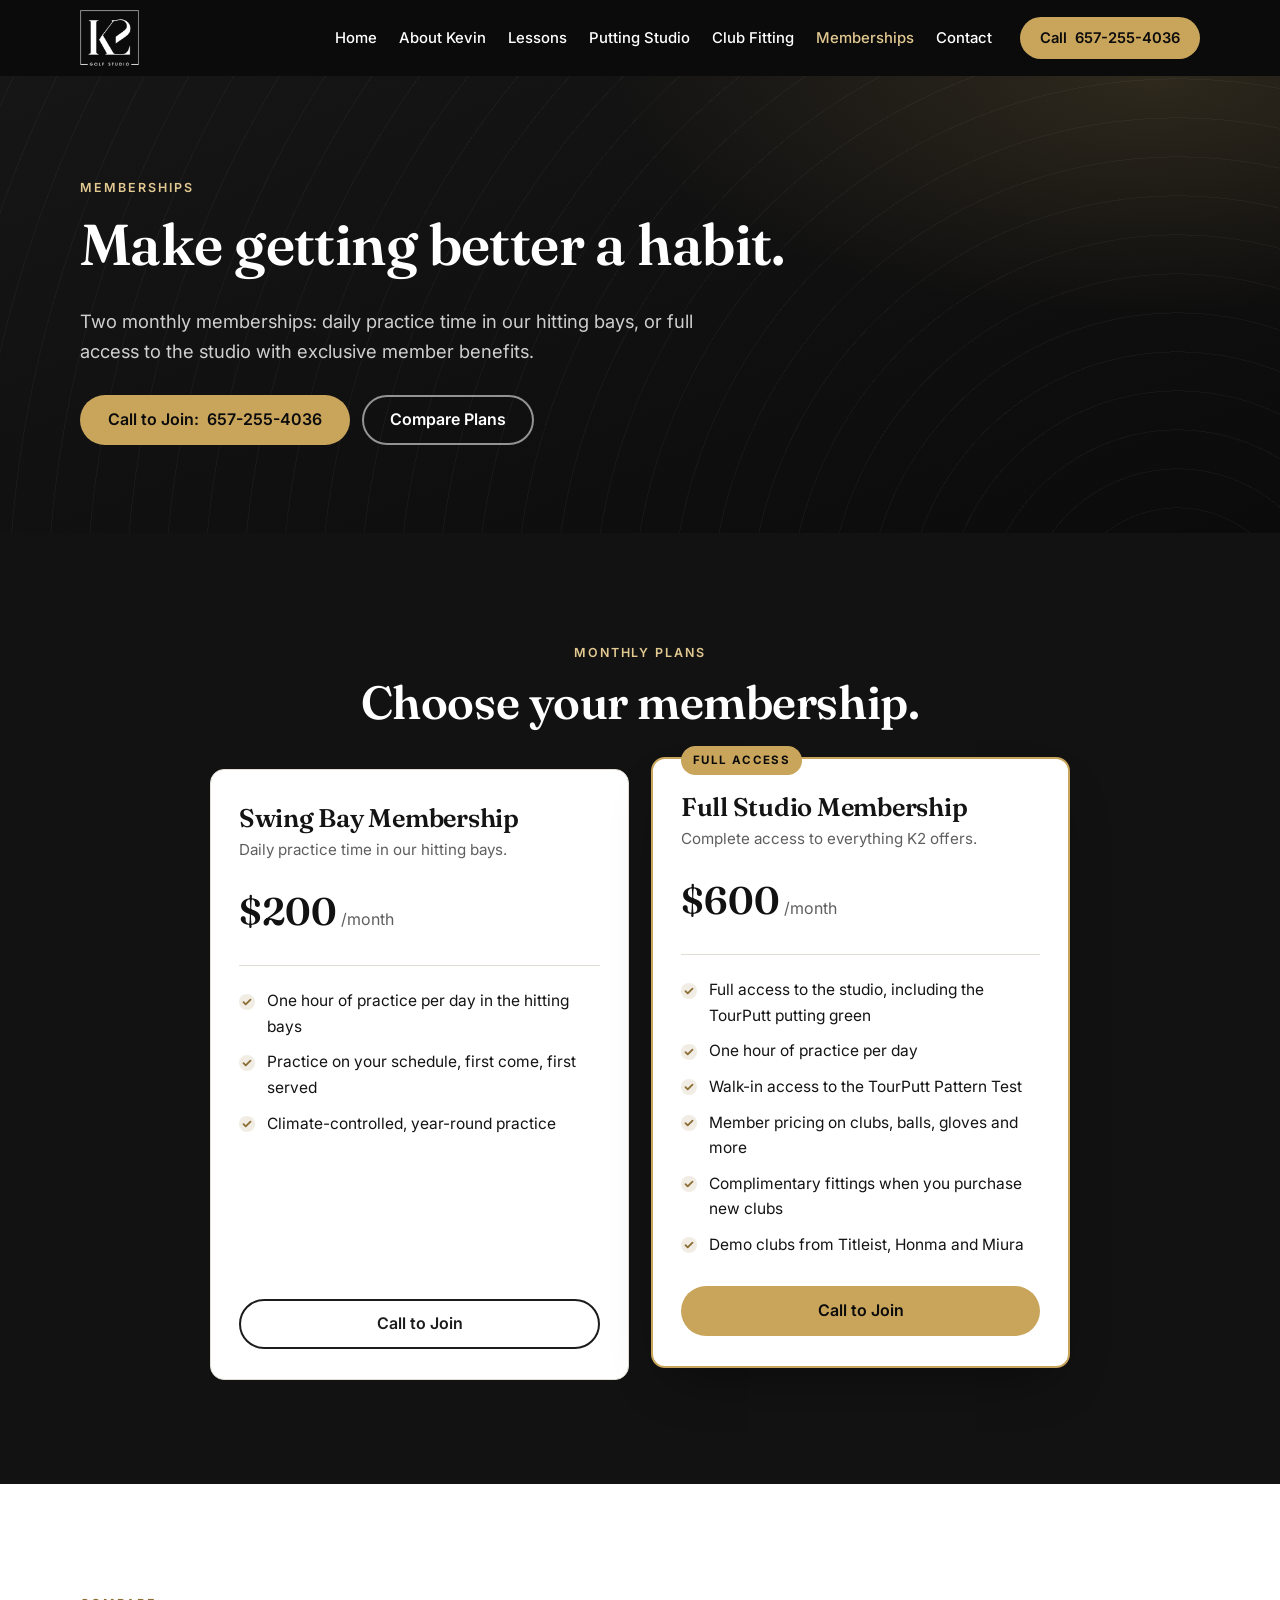
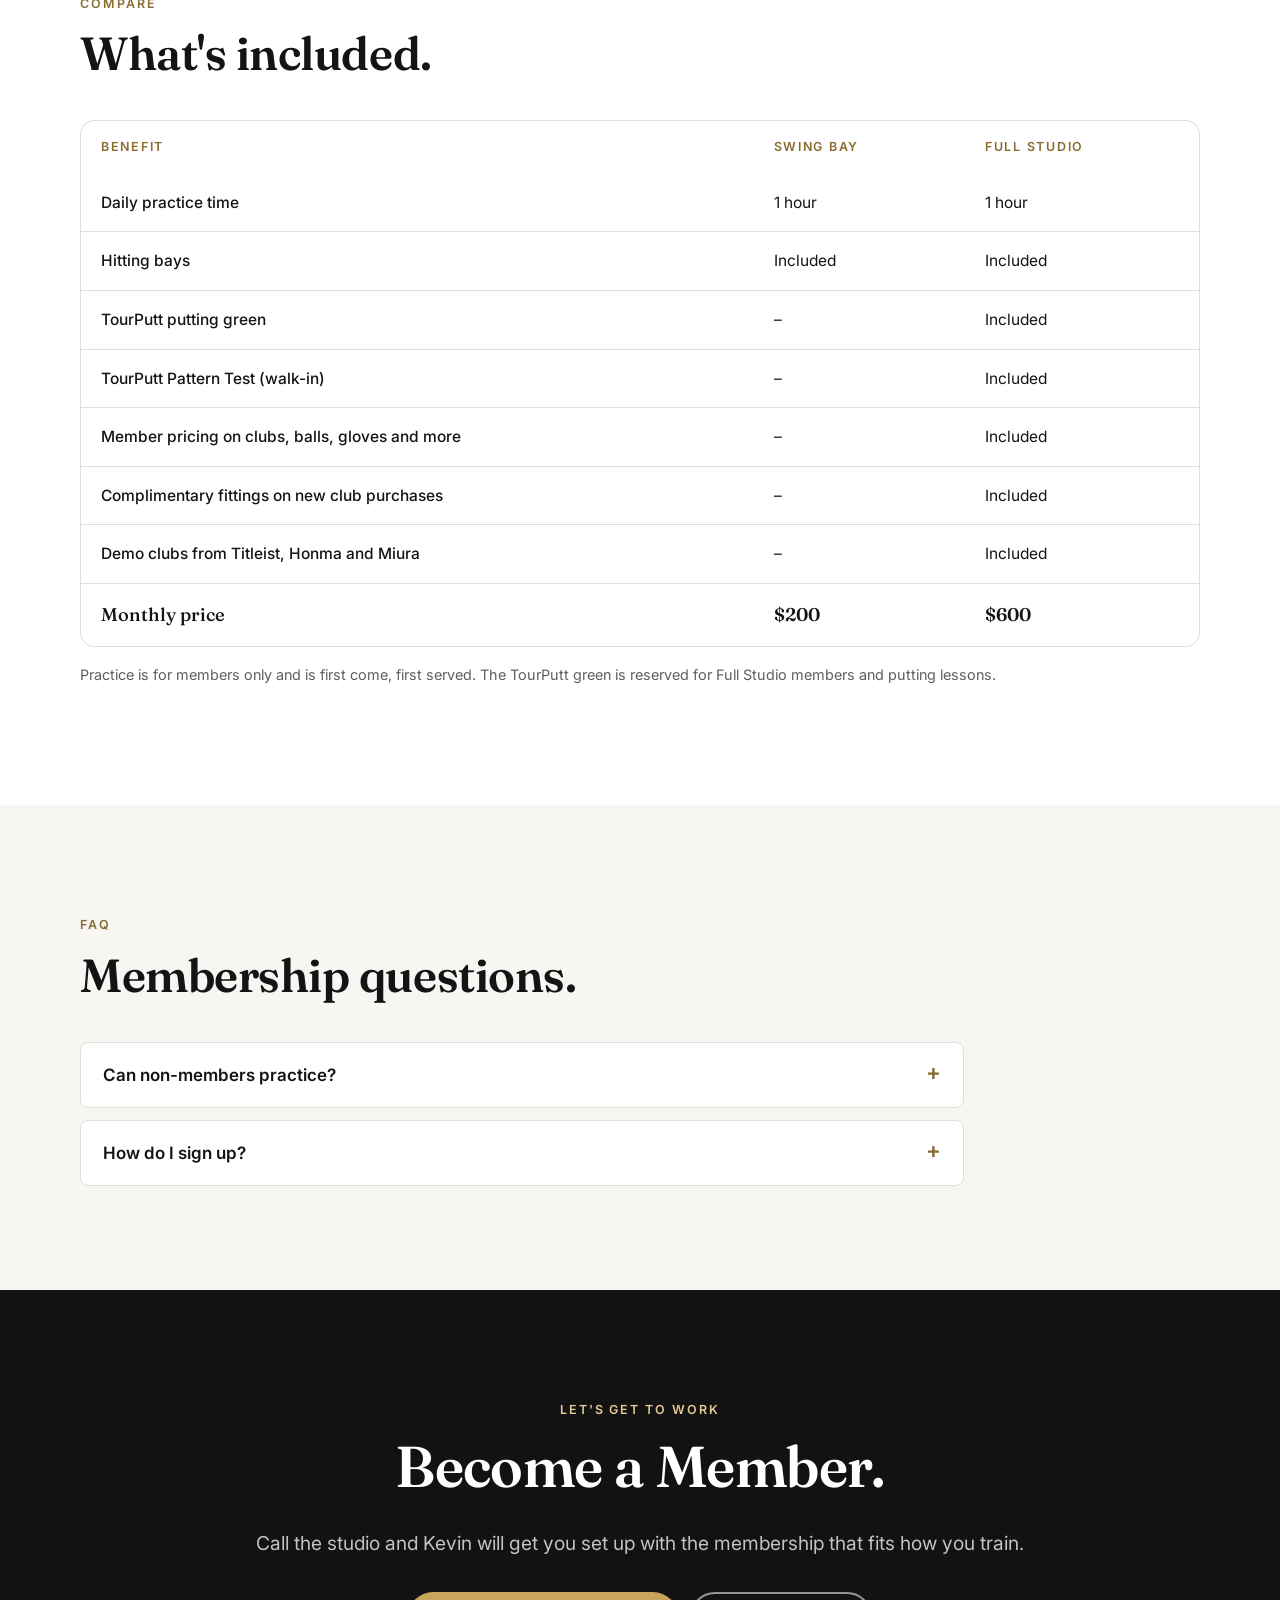
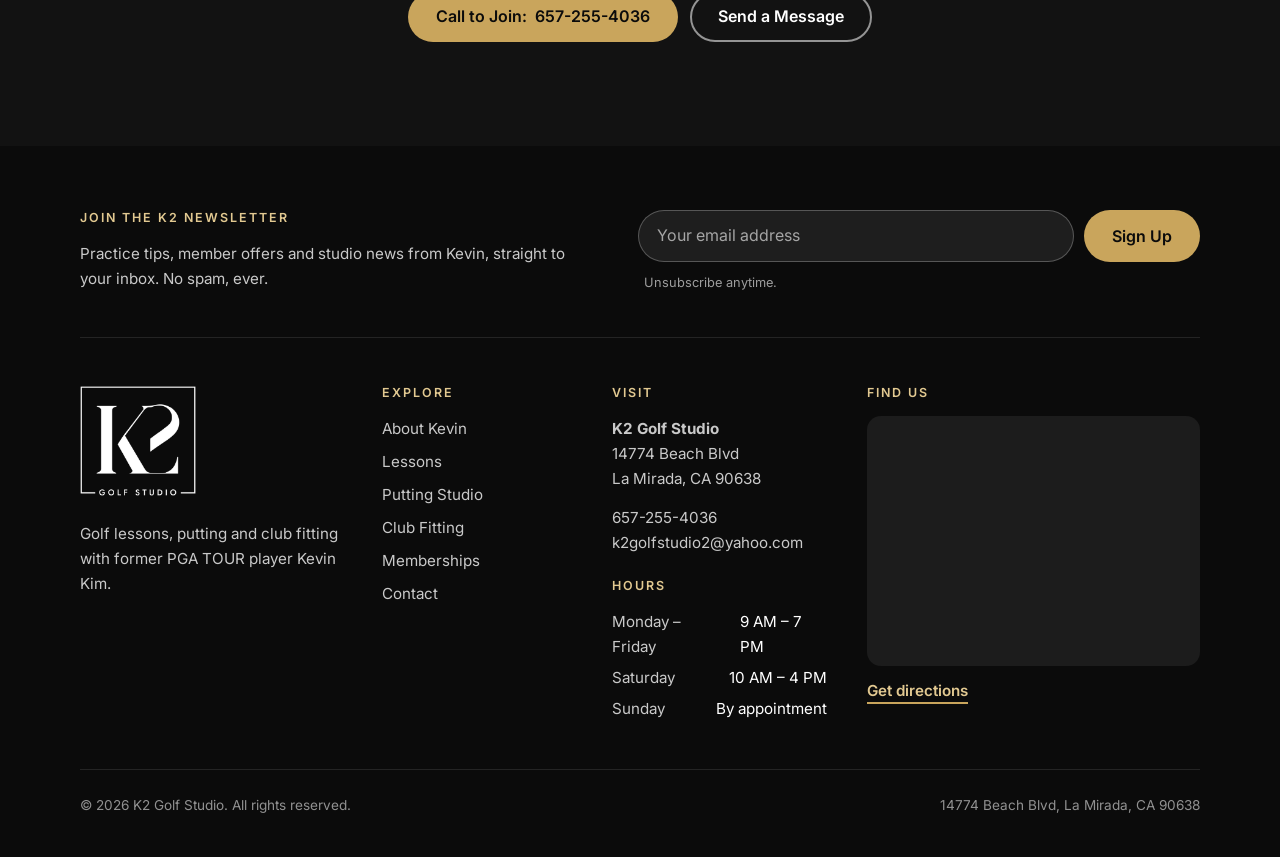
<file: memberships.html>
<!DOCTYPE html>
<html lang="en">
<head>
  <meta charset="utf-8">
  <meta name="viewport" content="width=device-width, initial-scale=1">
  <title>Golf Practice Memberships in La Mirada | K2 Golf Studio</title>
  <meta name="description" content="Golf practice memberships in La Mirada, CA. Swing Bay Membership $200/month for daily hitting bay time, or Full Studio Membership at $600/month with TourPutt green access, member pricing and complimentary fittings.">
  <meta name="theme-color" content="#0b0b0b">
  <meta property="og:type" content="website">
  <meta property="og:site_name" content="K2 Golf Studio">
  <meta property="og:title" content="Memberships | K2 Golf Studio">
  <meta property="og:description" content="Golf practice memberships in La Mirada, CA. Swing Bay Membership $200/month for daily hitting bay time, or Full Studio Membership at $600/month with TourPutt green access, member pricing and complimentary fittings.">
  <meta property="og:image" content="https://k2golfstudio.com/images/og-image.jpg">
  <meta property="og:url" content="https://k2golfstudio.com/memberships.html">
  <link rel="canonical" href="https://k2golfstudio.com/memberships.html">
  <link rel="icon" href="images/favicon.png" type="image/png">
  <link rel="apple-touch-icon" href="images/apple-touch-icon.png">
  <link rel="preconnect" href="https://fonts.googleapis.com">
  <link rel="preconnect" href="https://fonts.gstatic.com" crossorigin>
  <link href="https://fonts.googleapis.com/css2?family=Fraunces:ital,opsz,wght@0,9..144,500;0,9..144,600;0,9..144,700;1,9..144,500&family=Inter:wght@400;500;600;700&display=swap" rel="stylesheet">
  <link rel="stylesheet" href="css/styles.css">
  <script src="js/site-config.js" defer></script>
  <script src="js/main.js" defer></script>
</head>
<body>
  <a class="skip-link" href="#main">Skip to content</a>

  <!-- ============ HEADER ============ -->
  <header class="site-header">
    <div class="container header-inner">
      <a class="logo" href="index.html">
        <img class="logo__img" src="images/k2-logo-white.png" alt="K2 Golf Studio home" width="380" height="360">
      </a>
      <button class="nav-toggle" type="button" aria-expanded="false" aria-controls="site-nav" aria-label="Menu">
        <span class="nav-toggle__bars"></span>
      </button>
      <nav class="site-nav" id="site-nav" aria-label="Main">
        <ul>
          <li><a href="index.html">Home</a></li>
          <li><a href="about.html">About Kevin</a></li>
          <li><a href="lessons.html">Lessons</a></li>
          <li><a href="putting.html">Putting Studio</a></li>
          <li><a href="fitting.html">Club Fitting</a></li>
          <li><a href="memberships.html" aria-current="page">Memberships</a></li>
          <li><a href="contact.html">Contact</a></li>
        </ul>
        <a class="btn btn--gold btn--sm" href="tel:+16572554036" data-k2-href="tel">Call <span data-k2="phone">657-255-4036</span></a>
      </nav>
    </div>
  </header>

  <main id="main">

    <section class="page-hero">
      <div class="container">
        <span class="eyebrow eyebrow--light">Memberships</span>
        <h1>Make getting better a habit.</h1>
        <p>Two monthly memberships: daily practice time in our hitting bays, or full access to the studio with exclusive member benefits.</p>
        <div class="btn-row">
          <a class="btn btn--gold" href="tel:+16572554036" data-k2-href="tel">Call to Join: <span data-k2="phone">657-255-4036</span></a>
          <a class="btn btn--outline-light" href="#compare">Compare Plans</a>
        </div>
      </div>
    </section>

    <section class="section section--dark" aria-labelledby="plans-title">
      <div class="container">
        <div class="section-head section-head--center">
          <span class="eyebrow eyebrow--light">Monthly Plans</span>
          <h2 id="plans-title">Choose your membership.</h2>
        </div>
        <!-- Plan cards are filled in from js/site-config.js -->
        <div class="plans" data-k2-plans></div>
        <!-- Hidden until answered: remove "hidden" to show --><p class="plans-note" hidden>[PLACEHOLDER: Commitment terms, e.g. month-to-month, cancel anytime with 30 days' notice.]</p>
      </div>
    </section>

    <section class="section section--white" id="compare" aria-labelledby="compare-title">
      <div class="container">
        <div class="section-head">
          <span class="eyebrow">Compare</span>
          <h2 id="compare-title">What's included.</h2>
        </div>
        <div class="compare-wrap">
          <table class="compare">
            <thead><tr><th scope="col">Benefit</th><th scope="col">Swing Bay</th><th scope="col">Full Studio</th></tr></thead>
            <tbody>
              <tr><th scope="row">Daily practice time</th><td>1 hour</td><td>1 hour</td></tr>
              <tr><th scope="row">Hitting bays</th><td>Included</td><td>Included</td></tr>
              <tr><th scope="row">TourPutt putting green</th><td>&ndash;</td><td>Included</td></tr>
              <tr><th scope="row">TourPutt Pattern Test (walk-in)</th><td>&ndash;</td><td>Included</td></tr>
              <tr><th scope="row">Member pricing on clubs, balls, gloves and more</th><td>&ndash;</td><td>Included</td></tr>
              <tr><th scope="row">Complimentary fittings on new club purchases</th><td>&ndash;</td><td>Included</td></tr>
              <tr><th scope="row">Demo clubs from Titleist, Honma and Miura</th><td>&ndash;</td><td>Included</td></tr>
              <tr class="compare__price"><th scope="row">Monthly price</th><td data-k2-plan-price="0">$200</td><td data-k2-plan-price="1">$600</td></tr>
            </tbody>
          </table>
        </div>
        <p class="price-note">Practice is for members only and is first come, first served. The TourPutt green is reserved for Full Studio members and putting lessons.</p>
      </div>
    </section>

    <section class="section" aria-labelledby="mem-faq-title">
      <div class="container">
        <div class="section-head">
          <span class="eyebrow">FAQ</span>
          <h2 id="mem-faq-title">Membership questions.</h2>
        </div>
        <div class="faq">
          <!-- Hidden until answered: remove "hidden" to show --><details hidden><summary>Can I switch plans?</summary><p>[PLACEHOLDER: e.g. Yes, you can upgrade or downgrade at the start of any month.]</p></details>
          <details hidden><summary>Can family members share a membership?</summary><p>[PLACEHOLDER: family / junior pricing]</p></details>
          <details><summary>Can non-members practice?</summary><p>Practice at K2 is for members only. Non-members are always welcome to take a <a href="lessons.html">lesson</a> or book a <a href="fitting.html">club fitting</a>.</p></details>
          <details><summary>How do I sign up?</summary><p>Call us at <span data-k2="phone">657-255-4036</span> and Kevin will get you set up.</p></details>
        </div>
      </div>
    </section>

    <section class="section section--dark final-cta" aria-labelledby="cta-title">
      <div class="container">
        <span class="eyebrow eyebrow--light">Let's Get to Work</span>
        <h2 id="cta-title">Become a Member.</h2>
        <p class="lead">Call the studio and Kevin will get you set up with the membership that fits how you train.</p>
        <div class="btn-row">
          <a class="btn btn--gold" href="tel:+16572554036" data-k2-href="tel">Call to Join: <span data-k2="phone">657-255-4036</span></a>
          <a class="btn btn--outline-light" href="contact.html#message">Send a Message</a>
        </div>
      </div>
    </section>
  </main>

  <!-- ============ 9. FOOTER ============ -->
  <footer class="site-footer">
    <div class="container">
      <div class="footer-signup">
        <div>
          <h4>Join the K2 Newsletter</h4>
          <p>Practice tips, member offers and studio news from Kevin, straight to your inbox. No spam, ever.</p>
        </div>
        <!-- Newsletter signups. Works automatically on Netlify (Forms): find them in your Netlify dashboard under Forms > "newsletter", where you can export them as a CSV for Mailchimp etc. -->
        <form class="signup-form" name="newsletter" method="POST" action="/subscribed.html" data-netlify="true" netlify-honeypot="bot-field">
          <input type="hidden" name="form-name" value="newsletter">
          <p hidden><label>Leave blank <input name="bot-field"></label></p>
          <label class="sr-only" for="footer-email">Email address</label>
          <input id="footer-email" type="email" name="email" placeholder="Your email address" autocomplete="email" required>
          <button class="btn btn--gold" type="submit">Sign Up</button>
          <small>Unsubscribe anytime.</small>
        </form>
      </div>
      <div class="footer-grid">
        <div>
          <a class="logo logo--footer" href="index.html">
            <img class="logo__img" src="images/k2-logo-white.png" alt="K2 Golf Studio home" width="380" height="360" loading="lazy">
          </a>
          <p style="margin-top:18px">Golf lessons, putting and club fitting with former PGA TOUR player Kevin Kim.</p>
          <div class="social">
            <a href="[INSTAGRAM_URL]" data-k2-href="instagram" aria-label="Instagram" target="_blank" rel="noopener">
              <svg width="18" height="18" viewBox="0 0 24 24" fill="none" stroke="currentColor" stroke-width="2" aria-hidden="true"><rect x="3" y="3" width="18" height="18" rx="5"/><circle cx="12" cy="12" r="4"/><circle cx="17.5" cy="6.5" r="1" fill="currentColor" stroke="none"/></svg>
            </a>
            <a href="[FACEBOOK_URL]" data-k2-href="facebook" aria-label="Facebook" target="_blank" rel="noopener">
              <svg width="18" height="18" viewBox="0 0 24 24" fill="currentColor" aria-hidden="true"><path d="M14 8.5V6.8c0-.8.5-1 .9-1H17V2.2L14.2 2C11 2 10.3 4.4 10.3 5.9v2.6H8V12h2.3v10H14V12h2.7l.4-3.5z"/></svg>
            </a>
            <a href="[YOUTUBE_URL]" data-k2-href="youtube" aria-label="YouTube" target="_blank" rel="noopener">
              <svg width="18" height="18" viewBox="0 0 24 24" fill="currentColor" aria-hidden="true"><path d="M22 8.2a3 3 0 0 0-2.1-2.1C18 5.6 12 5.6 12 5.6s-6 0-7.9.5A3 3 0 0 0 2 8.2 31 31 0 0 0 1.6 12 31 31 0 0 0 2 15.8a3 3 0 0 0 2.1 2.1c1.9.5 7.9.5 7.9.5s6 0 7.9-.5a3 3 0 0 0 2.1-2.1c.4-1.2.4-3.8.4-3.8s0-2.6-.4-3.8zM10 15V9l5.2 3z"/></svg>
            </a>
          </div>
        </div>
        <div>
          <h4>Explore</h4>
          <ul class="footer-links">
            <li><a href="about.html">About Kevin</a></li>
            <li><a href="lessons.html">Lessons</a></li>
            <li><a href="putting.html">Putting Studio</a></li>
            <li><a href="fitting.html">Club Fitting</a></li>
            <li><a href="memberships.html">Memberships</a></li>
            <li><a href="contact.html">Contact</a></li>
          </ul>
        </div>
        <div>
          <h4>Visit</h4>
          <address>
            <strong data-k2="businessName">K2 Golf Studio</strong><br>
            <span data-k2="street">14774 Beach Blvd</span><br>
            <span data-k2="cityLine">La Mirada, CA 90638</span>
          </address>
          <p>
            <a href="tel:+16572554036" data-k2-href="tel" data-k2="phone">657-255-4036</a><br>
            <a href="mailto:k2golfstudio2@yahoo.com" data-k2-href="email" data-k2="email">k2golfstudio2@yahoo.com</a>
          </p>
          <h4 style="margin-top:24px">Hours</h4>
          <ul class="hours" data-k2-hours>
            <li><span>Monday – Friday</span><span>9 AM – 7 PM</span></li><li><span>Saturday</span><span>10 AM – 4 PM</span></li><li><span>Sunday</span><span>By appointment</span></li>
          </ul>
        </div>
        <div>
          <h4>Find Us</h4>
          <div class="map">
            <iframe title="Map to K2 Golf Studio, 14774 Beach Blvd, La Mirada, CA" src="https://www.google.com/maps?q=K2+Golf+Studio,+14774+Beach+Blvd,+La+Mirada,+CA+90638&amp;output=embed" loading="lazy" referrerpolicy="no-referrer-when-downgrade"></iframe>
          </div>
          <p style="margin-top:12px"><a class="text-link" style="color:var(--gold-light)" href="#" data-k2-href="maps" target="_blank" rel="noopener">Get directions</a></p>
        </div>
      </div>
      <div class="footer-bottom">
        <span>&copy; <span data-k2="year">2026</span> K2 Golf Studio. All rights reserved.</span>
        <span>14774 Beach Blvd, La Mirada, CA 90638</span>
      </div>
    </div>
  </footer>

  <!-- Mobile quick-action bar -->
  <div class="mobile-bar">
    <a class="btn btn--outline-light" href="contact.html#message">Message</a>
    <a class="btn btn--gold" href="tel:+16572554036" data-k2-href="tel">Call to Book</a>
  </div>
</body>
</html>
</file>
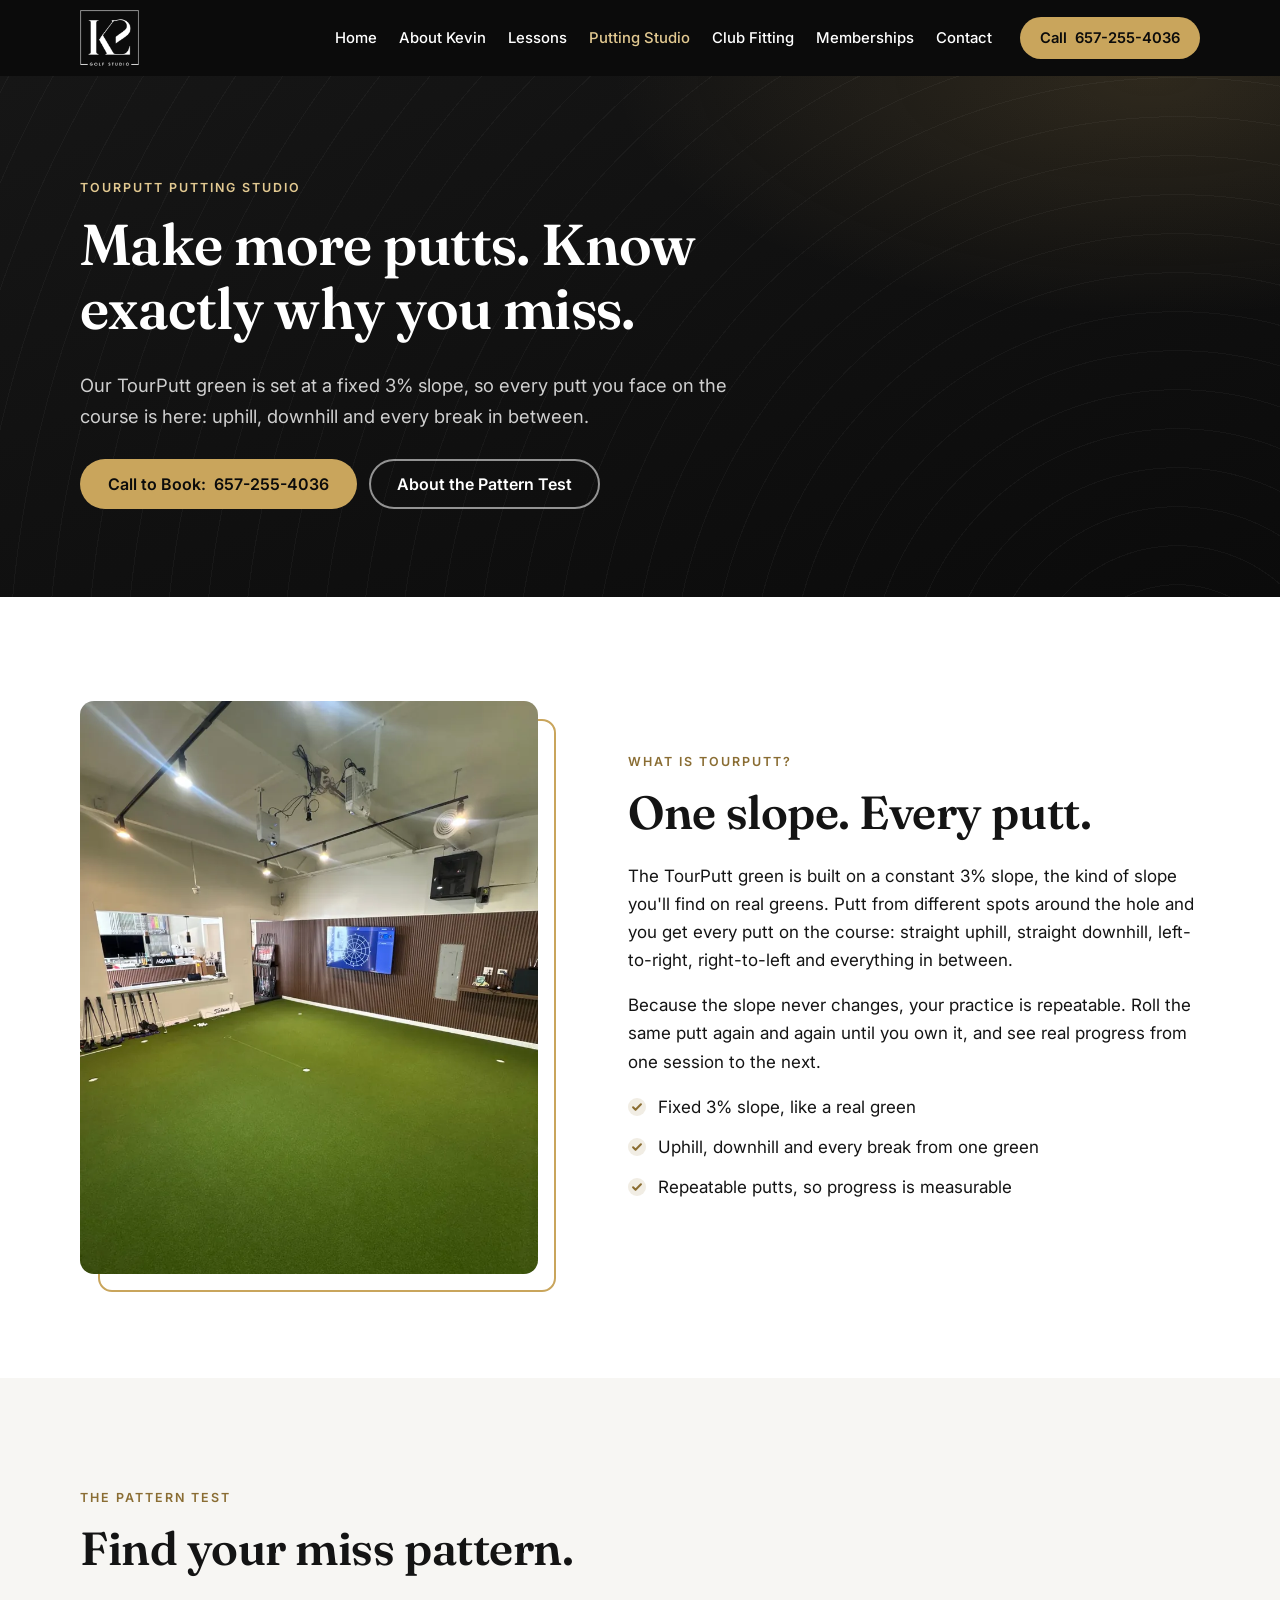
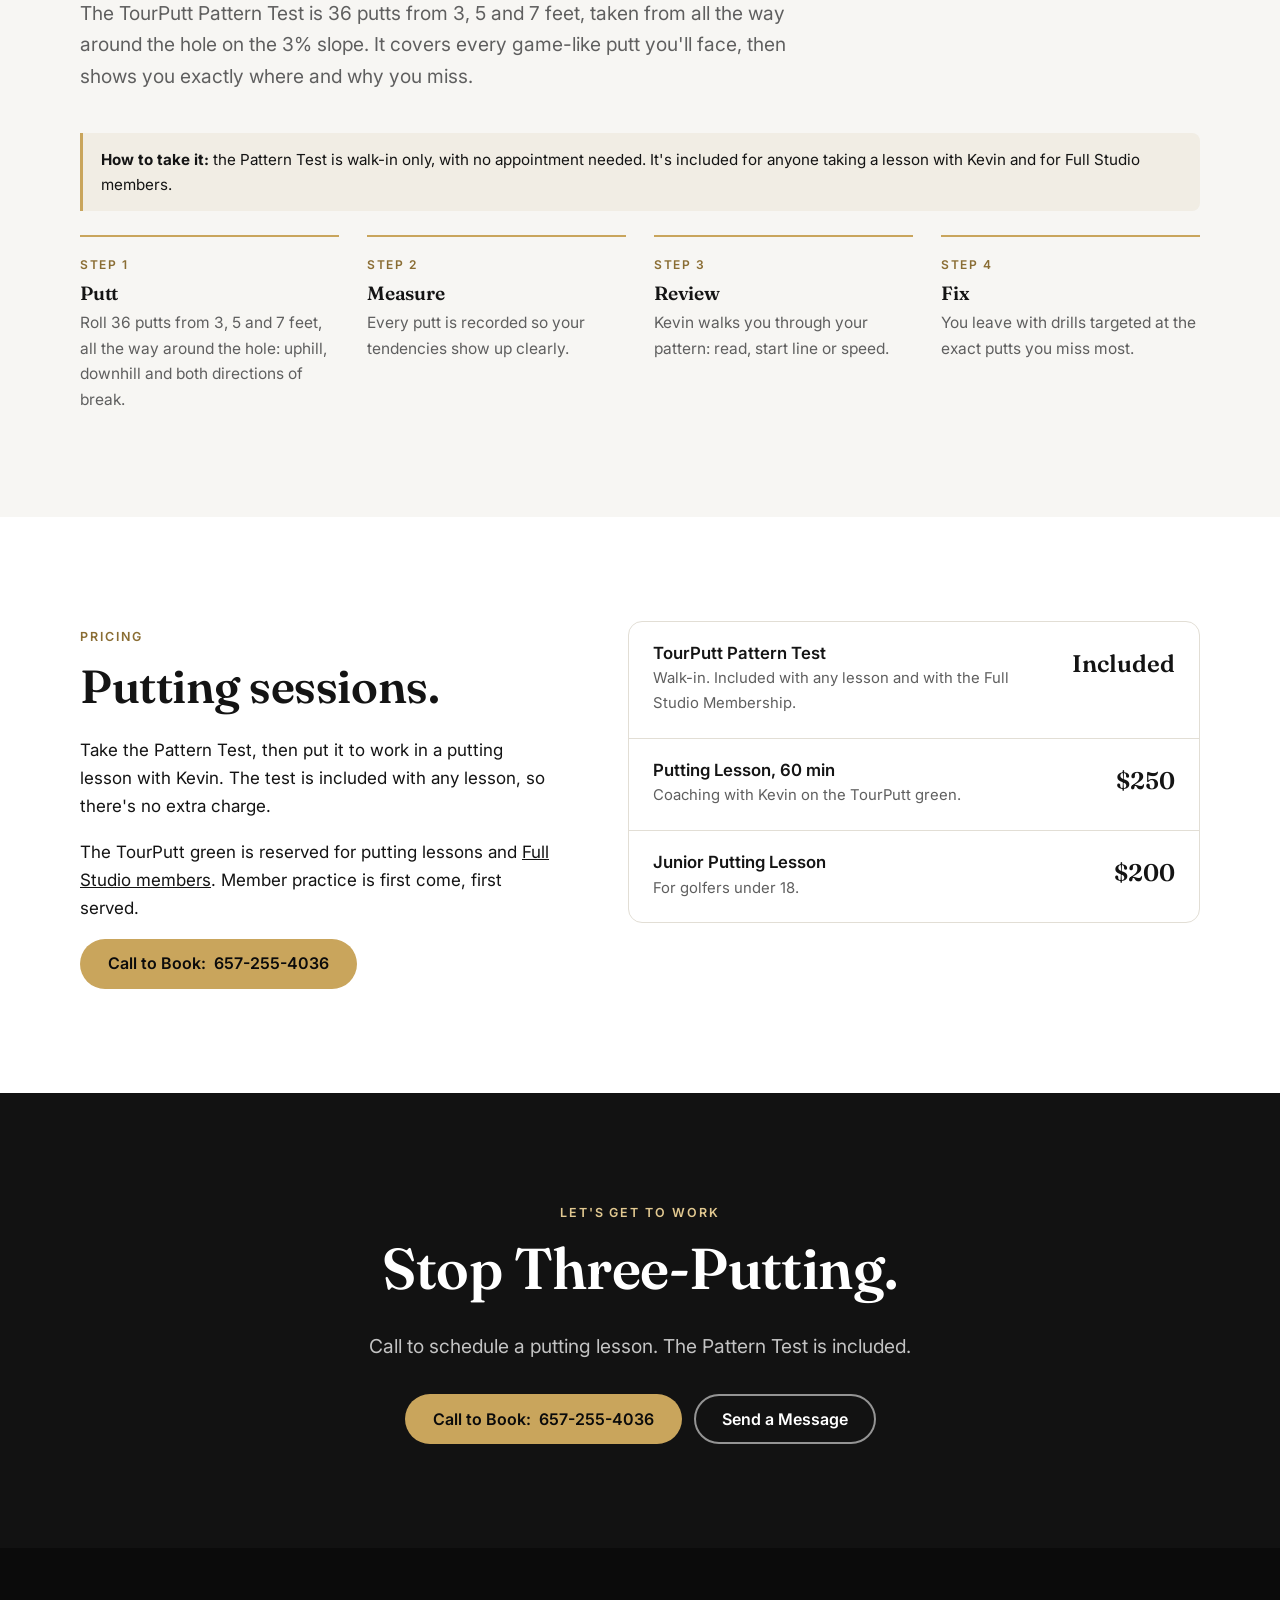
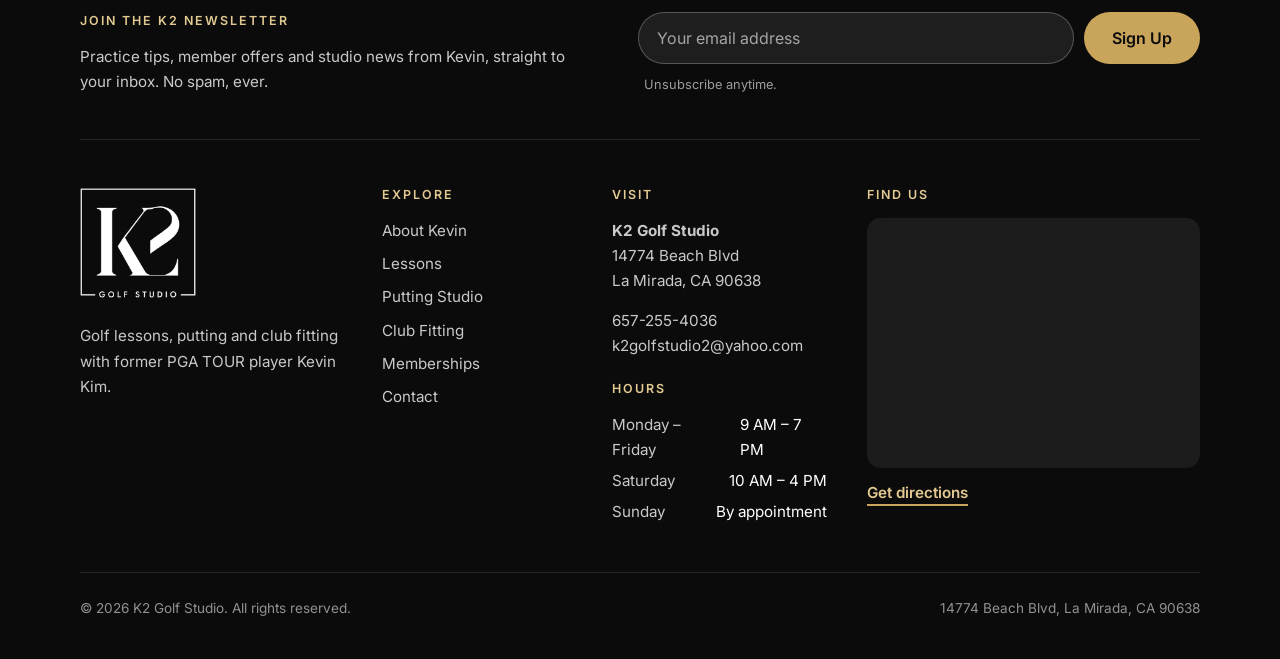
<file: putting.html>
<!DOCTYPE html>
<html lang="en">
<head>
  <meta charset="utf-8">
  <meta name="viewport" content="width=device-width, initial-scale=1">
  <title>TourPutt Putting Studio & Pattern Test in La Mirada | K2 Golf Studio</title>
  <meta name="description" content="Train on a TourPutt putting green set at a 3% slope in La Mirada, CA. Take the TourPutt Pattern Test to find exactly where you lose strokes on the green, then fix it with PGA Professional Kevin Kim.">
  <meta name="theme-color" content="#0b0b0b">
  <meta property="og:type" content="website">
  <meta property="og:site_name" content="K2 Golf Studio">
  <meta property="og:title" content="TourPutt Putting Studio | K2 Golf Studio">
  <meta property="og:description" content="Train on a TourPutt putting green set at a 3% slope in La Mirada, CA. Take the TourPutt Pattern Test to find exactly where you lose strokes on the green, then fix it with PGA Professional Kevin Kim.">
  <meta property="og:image" content="https://k2golfstudio.com/images/og-image.jpg">
  <meta property="og:url" content="https://k2golfstudio.com/putting.html">
  <link rel="canonical" href="https://k2golfstudio.com/putting.html">
  <link rel="icon" href="images/favicon.png" type="image/png">
  <link rel="apple-touch-icon" href="images/apple-touch-icon.png">
  <link rel="preconnect" href="https://fonts.googleapis.com">
  <link rel="preconnect" href="https://fonts.gstatic.com" crossorigin>
  <link href="https://fonts.googleapis.com/css2?family=Fraunces:ital,opsz,wght@0,9..144,500;0,9..144,600;0,9..144,700;1,9..144,500&family=Inter:wght@400;500;600;700&display=swap" rel="stylesheet">
  <link rel="stylesheet" href="css/styles.css">
  <script src="js/site-config.js" defer></script>
  <script src="js/main.js" defer></script>
</head>
<body>
  <a class="skip-link" href="#main">Skip to content</a>

  <!-- ============ HEADER ============ -->
  <header class="site-header">
    <div class="container header-inner">
      <a class="logo" href="index.html">
        <img class="logo__img" src="images/k2-logo-white.png" alt="K2 Golf Studio home" width="380" height="360">
      </a>
      <button class="nav-toggle" type="button" aria-expanded="false" aria-controls="site-nav" aria-label="Menu">
        <span class="nav-toggle__bars"></span>
      </button>
      <nav class="site-nav" id="site-nav" aria-label="Main">
        <ul>
          <li><a href="index.html">Home</a></li>
          <li><a href="about.html">About Kevin</a></li>
          <li><a href="lessons.html">Lessons</a></li>
          <li><a href="putting.html" aria-current="page">Putting Studio</a></li>
          <li><a href="fitting.html">Club Fitting</a></li>
          <li><a href="memberships.html">Memberships</a></li>
          <li><a href="contact.html">Contact</a></li>
        </ul>
        <a class="btn btn--gold btn--sm" href="tel:+16572554036" data-k2-href="tel">Call <span data-k2="phone">657-255-4036</span></a>
      </nav>
    </div>
  </header>

  <main id="main">

    <section class="page-hero">
      <div class="container">
        <span class="eyebrow eyebrow--light">TourPutt Putting Studio</span>
        <h1>Make more putts. Know exactly why you miss.</h1>
        <p>Our TourPutt green is set at a fixed 3% slope, so every putt you face on the course is here: uphill, downhill and every break in between.</p>
        <div class="btn-row">
          <a class="btn btn--gold" href="tel:+16572554036" data-k2-href="tel">Call to Book: <span data-k2="phone">657-255-4036</span></a>
          <a class="btn btn--outline-light" href="#pattern-test">About the Pattern Test</a>
        </div>
      </div>
    </section>

    <section class="section section--white" aria-labelledby="tourputt-title">
      <div class="container split">
        <div class="kevin__photo">
          <picture>
            <source srcset="images/putting-green.webp" type="image/webp">
            <img class="photo" src="images/putting-green.jpg" alt="TourPutt putting green at K2 Golf Studio in La Mirada" width="800" height="1000" loading="lazy">
          </picture>
        </div>
        <div class="prose">
          <span class="eyebrow">What Is TourPutt?</span>
          <h2 id="tourputt-title">One slope. Every putt.</h2>
          <p>The TourPutt green is built on a constant 3% slope, the kind of slope you'll find on real greens. Putt from different spots around the hole and you get every putt on the course: straight uphill, straight downhill, left-to-right, right-to-left and everything in between.</p>
          <p>Because the slope never changes, your practice is repeatable. Roll the same putt again and again until you own it, and see real progress from one session to the next.</p>
          <ul class="checklist">
            <li>Fixed 3% slope, like a real green</li>
            <li>Uphill, downhill and every break from one green</li>
            <li>Repeatable putts, so progress is measurable</li>
          </ul>
        </div>
      </div>
    </section>

    <section class="section" id="pattern-test" aria-labelledby="pattern-title">
      <div class="container">
        <div class="section-head">
          <span class="eyebrow">The Pattern Test</span>
          <h2 id="pattern-title">Find your miss pattern.</h2>
          <p class="lead">The TourPutt Pattern Test is 36 putts from 3, 5 and 7 feet, taken from all the way around the hole on the 3% slope. It covers every game-like putt you'll face, then shows you exactly where and why you miss.</p>
        </div>
        <p class="note"><strong>How to take it:</strong> the Pattern Test is walk-in only, with no appointment needed. It's included for anyone taking a lesson with Kevin and for Full Studio members.</p>
        <ol class="steps steps--4">
          <li><h3>Putt</h3><p>Roll 36 putts from 3, 5 and 7 feet, all the way around the hole: uphill, downhill and both directions of break.</p></li>
          <li><h3>Measure</h3><p>Every putt is recorded so your tendencies show up clearly.</p></li>
          <li><h3>Review</h3><p>Kevin walks you through your pattern: read, start line or speed.</p></li>
          <li><h3>Fix</h3><p>You leave with drills targeted at the exact putts you miss most.</p></li>
        </ol>
      </div>
    </section>

    <section class="section section--white" aria-labelledby="putting-prices-title">
      <div class="container split" style="align-items:start">
        <div class="prose">
          <span class="eyebrow">Pricing</span>
          <h2 id="putting-prices-title">Putting sessions.</h2>
          <p>Take the Pattern Test, then put it to work in a putting lesson with Kevin. The test is included with any lesson, so there's no extra charge.</p>
          <p>The TourPutt green is reserved for putting lessons and <a href="memberships.html">Full Studio members</a>. Member practice is first come, first served.</p>
          <a class="btn btn--gold" href="tel:+16572554036" data-k2-href="tel">Call to Book: <span data-k2="phone">657-255-4036</span></a>
        </div>
        <div>
          <div class="price-list" data-k2-prices="putting"></div>
        </div>
      </div>
    </section>

    <section class="section section--dark final-cta" aria-labelledby="cta-title">
      <div class="container">
        <span class="eyebrow eyebrow--light">Let's Get to Work</span>
        <h2 id="cta-title">Stop Three-Putting.</h2>
        <p class="lead">Call to schedule a putting lesson. The Pattern Test is included.</p>
        <div class="btn-row">
          <a class="btn btn--gold" href="tel:+16572554036" data-k2-href="tel">Call to Book: <span data-k2="phone">657-255-4036</span></a>
          <a class="btn btn--outline-light" href="contact.html#message">Send a Message</a>
        </div>
      </div>
    </section>
  </main>

  <!-- ============ 9. FOOTER ============ -->
  <footer class="site-footer">
    <div class="container">
      <div class="footer-signup">
        <div>
          <h4>Join the K2 Newsletter</h4>
          <p>Practice tips, member offers and studio news from Kevin, straight to your inbox. No spam, ever.</p>
        </div>
        <!-- Newsletter signups. Works automatically on Netlify (Forms): find them in your Netlify dashboard under Forms > "newsletter", where you can export them as a CSV for Mailchimp etc. -->
        <form class="signup-form" name="newsletter" method="POST" action="/subscribed.html" data-netlify="true" netlify-honeypot="bot-field">
          <input type="hidden" name="form-name" value="newsletter">
          <p hidden><label>Leave blank <input name="bot-field"></label></p>
          <label class="sr-only" for="footer-email">Email address</label>
          <input id="footer-email" type="email" name="email" placeholder="Your email address" autocomplete="email" required>
          <button class="btn btn--gold" type="submit">Sign Up</button>
          <small>Unsubscribe anytime.</small>
        </form>
      </div>
      <div class="footer-grid">
        <div>
          <a class="logo logo--footer" href="index.html">
            <img class="logo__img" src="images/k2-logo-white.png" alt="K2 Golf Studio home" width="380" height="360" loading="lazy">
          </a>
          <p style="margin-top:18px">Golf lessons, putting and club fitting with former PGA TOUR player Kevin Kim.</p>
          <div class="social">
            <a href="[INSTAGRAM_URL]" data-k2-href="instagram" aria-label="Instagram" target="_blank" rel="noopener">
              <svg width="18" height="18" viewBox="0 0 24 24" fill="none" stroke="currentColor" stroke-width="2" aria-hidden="true"><rect x="3" y="3" width="18" height="18" rx="5"/><circle cx="12" cy="12" r="4"/><circle cx="17.5" cy="6.5" r="1" fill="currentColor" stroke="none"/></svg>
            </a>
            <a href="[FACEBOOK_URL]" data-k2-href="facebook" aria-label="Facebook" target="_blank" rel="noopener">
              <svg width="18" height="18" viewBox="0 0 24 24" fill="currentColor" aria-hidden="true"><path d="M14 8.5V6.8c0-.8.5-1 .9-1H17V2.2L14.2 2C11 2 10.3 4.4 10.3 5.9v2.6H8V12h2.3v10H14V12h2.7l.4-3.5z"/></svg>
            </a>
            <a href="[YOUTUBE_URL]" data-k2-href="youtube" aria-label="YouTube" target="_blank" rel="noopener">
              <svg width="18" height="18" viewBox="0 0 24 24" fill="currentColor" aria-hidden="true"><path d="M22 8.2a3 3 0 0 0-2.1-2.1C18 5.6 12 5.6 12 5.6s-6 0-7.9.5A3 3 0 0 0 2 8.2 31 31 0 0 0 1.6 12 31 31 0 0 0 2 15.8a3 3 0 0 0 2.1 2.1c1.9.5 7.9.5 7.9.5s6 0 7.9-.5a3 3 0 0 0 2.1-2.1c.4-1.2.4-3.8.4-3.8s0-2.6-.4-3.8zM10 15V9l5.2 3z"/></svg>
            </a>
          </div>
        </div>
        <div>
          <h4>Explore</h4>
          <ul class="footer-links">
            <li><a href="about.html">About Kevin</a></li>
            <li><a href="lessons.html">Lessons</a></li>
            <li><a href="putting.html">Putting Studio</a></li>
            <li><a href="fitting.html">Club Fitting</a></li>
            <li><a href="memberships.html">Memberships</a></li>
            <li><a href="contact.html">Contact</a></li>
          </ul>
        </div>
        <div>
          <h4>Visit</h4>
          <address>
            <strong data-k2="businessName">K2 Golf Studio</strong><br>
            <span data-k2="street">14774 Beach Blvd</span><br>
            <span data-k2="cityLine">La Mirada, CA 90638</span>
          </address>
          <p>
            <a href="tel:+16572554036" data-k2-href="tel" data-k2="phone">657-255-4036</a><br>
            <a href="mailto:k2golfstudio2@yahoo.com" data-k2-href="email" data-k2="email">k2golfstudio2@yahoo.com</a>
          </p>
          <h4 style="margin-top:24px">Hours</h4>
          <ul class="hours" data-k2-hours>
            <li><span>Monday – Friday</span><span>9 AM – 7 PM</span></li><li><span>Saturday</span><span>10 AM – 4 PM</span></li><li><span>Sunday</span><span>By appointment</span></li>
          </ul>
        </div>
        <div>
          <h4>Find Us</h4>
          <div class="map">
            <iframe title="Map to K2 Golf Studio, 14774 Beach Blvd, La Mirada, CA" src="https://www.google.com/maps?q=K2+Golf+Studio,+14774+Beach+Blvd,+La+Mirada,+CA+90638&amp;output=embed" loading="lazy" referrerpolicy="no-referrer-when-downgrade"></iframe>
          </div>
          <p style="margin-top:12px"><a class="text-link" style="color:var(--gold-light)" href="#" data-k2-href="maps" target="_blank" rel="noopener">Get directions</a></p>
        </div>
      </div>
      <div class="footer-bottom">
        <span>&copy; <span data-k2="year">2026</span> K2 Golf Studio. All rights reserved.</span>
        <span>14774 Beach Blvd, La Mirada, CA 90638</span>
      </div>
    </div>
  </footer>

  <!-- Mobile quick-action bar -->
  <div class="mobile-bar">
    <a class="btn btn--outline-light" href="contact.html#message">Message</a>
    <a class="btn btn--gold" href="tel:+16572554036" data-k2-href="tel">Call to Book</a>
  </div>
</body>
</html>
</file>
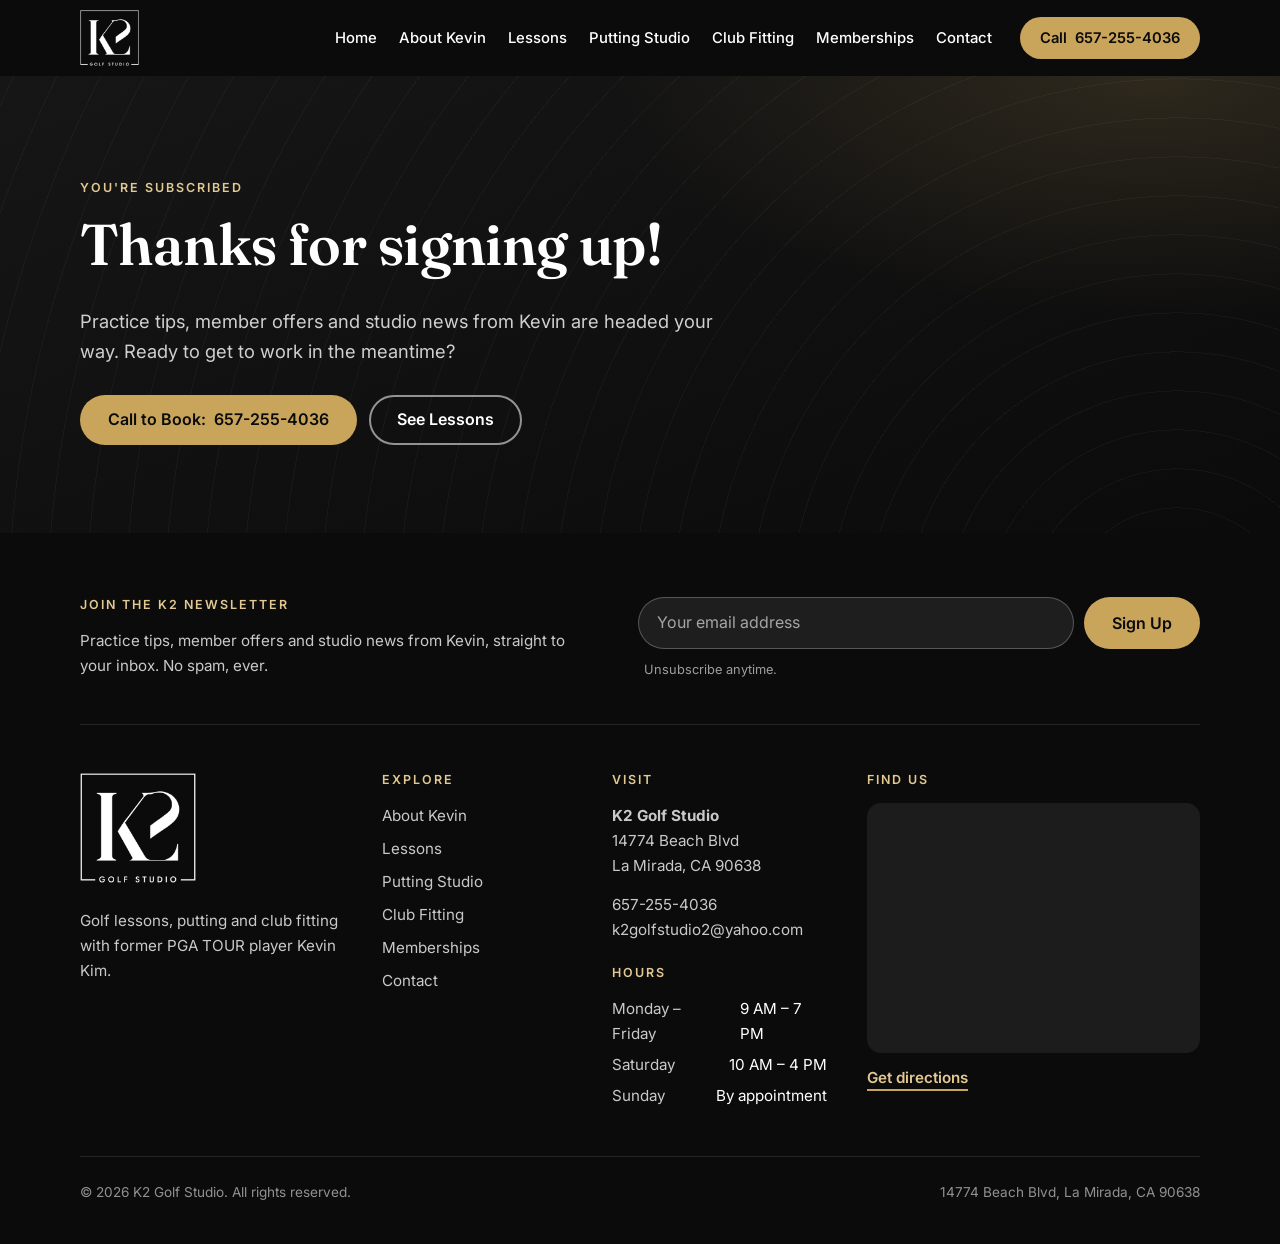
<file: subscribed.html>
<!DOCTYPE html>
<html lang="en">
<head>
  <meta charset="utf-8">
  <meta name="viewport" content="width=device-width, initial-scale=1">
  <title>You're Subscribed | K2 Golf Studio</title>
  <meta name="description" content="Thanks for joining the K2 Golf Studio newsletter.">
  <meta name="robots" content="noindex">
  <meta name="theme-color" content="#0b0b0b">
  <meta property="og:type" content="website">
  <meta property="og:site_name" content="K2 Golf Studio">
  <meta property="og:title" content="You're Subscribed | K2 Golf Studio">
  <meta property="og:description" content="Thanks for joining the K2 Golf Studio newsletter.">
  <meta property="og:image" content="https://k2golfstudio.com/images/og-image.jpg">
  <link rel="icon" href="images/favicon.png" type="image/png">
  <link rel="apple-touch-icon" href="images/apple-touch-icon.png">
  <link rel="preconnect" href="https://fonts.googleapis.com">
  <link rel="preconnect" href="https://fonts.gstatic.com" crossorigin>
  <link href="https://fonts.googleapis.com/css2?family=Fraunces:ital,opsz,wght@0,9..144,500;0,9..144,600;0,9..144,700;1,9..144,500&family=Inter:wght@400;500;600;700&display=swap" rel="stylesheet">
  <link rel="stylesheet" href="css/styles.css">
  <script src="js/site-config.js" defer></script>
  <script src="js/main.js" defer></script>
</head>
<body>
  <a class="skip-link" href="#main">Skip to content</a>

  <!-- ============ HEADER ============ -->
  <header class="site-header">
    <div class="container header-inner">
      <a class="logo" href="index.html">
        <img class="logo__img" src="images/k2-logo-white.png" alt="K2 Golf Studio home" width="380" height="360">
      </a>
      <button class="nav-toggle" type="button" aria-expanded="false" aria-controls="site-nav" aria-label="Menu">
        <span class="nav-toggle__bars"></span>
      </button>
      <nav class="site-nav" id="site-nav" aria-label="Main">
        <ul>
          <li><a href="index.html">Home</a></li>
          <li><a href="about.html">About Kevin</a></li>
          <li><a href="lessons.html">Lessons</a></li>
          <li><a href="putting.html">Putting Studio</a></li>
          <li><a href="fitting.html">Club Fitting</a></li>
          <li><a href="memberships.html">Memberships</a></li>
          <li><a href="contact.html">Contact</a></li>
        </ul>
        <a class="btn btn--gold btn--sm" href="tel:+16572554036" data-k2-href="tel">Call <span data-k2="phone">657-255-4036</span></a>
      </nav>
    </div>
  </header>

  <main id="main">

    <section class="page-hero">
      <div class="container">
        <span class="eyebrow eyebrow--light">You're Subscribed</span>
        <h1>Thanks for signing up!</h1>
        <p>Practice tips, member offers and studio news from Kevin are headed your way. Ready to get to work in the meantime?</p>
        <div class="btn-row">
          <a class="btn btn--gold" href="tel:+16572554036" data-k2-href="tel">Call to Book: <span data-k2="phone">657-255-4036</span></a>
          <a class="btn btn--outline-light" href="lessons.html">See Lessons</a>
        </div>
      </div>
    </section>
  </main>

  <!-- ============ 9. FOOTER ============ -->
  <footer class="site-footer">
    <div class="container">
      <div class="footer-signup">
        <div>
          <h4>Join the K2 Newsletter</h4>
          <p>Practice tips, member offers and studio news from Kevin, straight to your inbox. No spam, ever.</p>
        </div>
        <!-- Newsletter signups. Works automatically on Netlify (Forms): find them in your Netlify dashboard under Forms > "newsletter", where you can export them as a CSV for Mailchimp etc. -->
        <form class="signup-form" name="newsletter" method="POST" action="/subscribed.html" data-netlify="true" netlify-honeypot="bot-field">
          <input type="hidden" name="form-name" value="newsletter">
          <p hidden><label>Leave blank <input name="bot-field"></label></p>
          <label class="sr-only" for="footer-email">Email address</label>
          <input id="footer-email" type="email" name="email" placeholder="Your email address" autocomplete="email" required>
          <button class="btn btn--gold" type="submit">Sign Up</button>
          <small>Unsubscribe anytime.</small>
        </form>
      </div>
      <div class="footer-grid">
        <div>
          <a class="logo logo--footer" href="index.html">
            <img class="logo__img" src="images/k2-logo-white.png" alt="K2 Golf Studio home" width="380" height="360" loading="lazy">
          </a>
          <p style="margin-top:18px">Golf lessons, putting and club fitting with former PGA TOUR player Kevin Kim.</p>
          <div class="social">
            <a href="[INSTAGRAM_URL]" data-k2-href="instagram" aria-label="Instagram" target="_blank" rel="noopener">
              <svg width="18" height="18" viewBox="0 0 24 24" fill="none" stroke="currentColor" stroke-width="2" aria-hidden="true"><rect x="3" y="3" width="18" height="18" rx="5"/><circle cx="12" cy="12" r="4"/><circle cx="17.5" cy="6.5" r="1" fill="currentColor" stroke="none"/></svg>
            </a>
            <a href="[FACEBOOK_URL]" data-k2-href="facebook" aria-label="Facebook" target="_blank" rel="noopener">
              <svg width="18" height="18" viewBox="0 0 24 24" fill="currentColor" aria-hidden="true"><path d="M14 8.5V6.8c0-.8.5-1 .9-1H17V2.2L14.2 2C11 2 10.3 4.4 10.3 5.9v2.6H8V12h2.3v10H14V12h2.7l.4-3.5z"/></svg>
            </a>
            <a href="[YOUTUBE_URL]" data-k2-href="youtube" aria-label="YouTube" target="_blank" rel="noopener">
              <svg width="18" height="18" viewBox="0 0 24 24" fill="currentColor" aria-hidden="true"><path d="M22 8.2a3 3 0 0 0-2.1-2.1C18 5.6 12 5.6 12 5.6s-6 0-7.9.5A3 3 0 0 0 2 8.2 31 31 0 0 0 1.6 12 31 31 0 0 0 2 15.8a3 3 0 0 0 2.1 2.1c1.9.5 7.9.5 7.9.5s6 0 7.9-.5a3 3 0 0 0 2.1-2.1c.4-1.2.4-3.8.4-3.8s0-2.6-.4-3.8zM10 15V9l5.2 3z"/></svg>
            </a>
          </div>
        </div>
        <div>
          <h4>Explore</h4>
          <ul class="footer-links">
            <li><a href="about.html">About Kevin</a></li>
            <li><a href="lessons.html">Lessons</a></li>
            <li><a href="putting.html">Putting Studio</a></li>
            <li><a href="fitting.html">Club Fitting</a></li>
            <li><a href="memberships.html">Memberships</a></li>
            <li><a href="contact.html">Contact</a></li>
          </ul>
        </div>
        <div>
          <h4>Visit</h4>
          <address>
            <strong data-k2="businessName">K2 Golf Studio</strong><br>
            <span data-k2="street">14774 Beach Blvd</span><br>
            <span data-k2="cityLine">La Mirada, CA 90638</span>
          </address>
          <p>
            <a href="tel:+16572554036" data-k2-href="tel" data-k2="phone">657-255-4036</a><br>
            <a href="mailto:k2golfstudio2@yahoo.com" data-k2-href="email" data-k2="email">k2golfstudio2@yahoo.com</a>
          </p>
          <h4 style="margin-top:24px">Hours</h4>
          <ul class="hours" data-k2-hours>
            <li><span>Monday – Friday</span><span>9 AM – 7 PM</span></li><li><span>Saturday</span><span>10 AM – 4 PM</span></li><li><span>Sunday</span><span>By appointment</span></li>
          </ul>
        </div>
        <div>
          <h4>Find Us</h4>
          <div class="map">
            <iframe title="Map to K2 Golf Studio, 14774 Beach Blvd, La Mirada, CA" src="https://www.google.com/maps?q=K2+Golf+Studio,+14774+Beach+Blvd,+La+Mirada,+CA+90638&amp;output=embed" loading="lazy" referrerpolicy="no-referrer-when-downgrade"></iframe>
          </div>
          <p style="margin-top:12px"><a class="text-link" style="color:var(--gold-light)" href="#" data-k2-href="maps" target="_blank" rel="noopener">Get directions</a></p>
        </div>
      </div>
      <div class="footer-bottom">
        <span>&copy; <span data-k2="year">2026</span> K2 Golf Studio. All rights reserved.</span>
        <span>14774 Beach Blvd, La Mirada, CA 90638</span>
      </div>
    </div>
  </footer>

  <!-- Mobile quick-action bar -->
  <div class="mobile-bar">
    <a class="btn btn--outline-light" href="contact.html#message">Message</a>
    <a class="btn btn--gold" href="tel:+16572554036" data-k2-href="tel">Call to Book</a>
  </div>
</body>
</html>
</file>
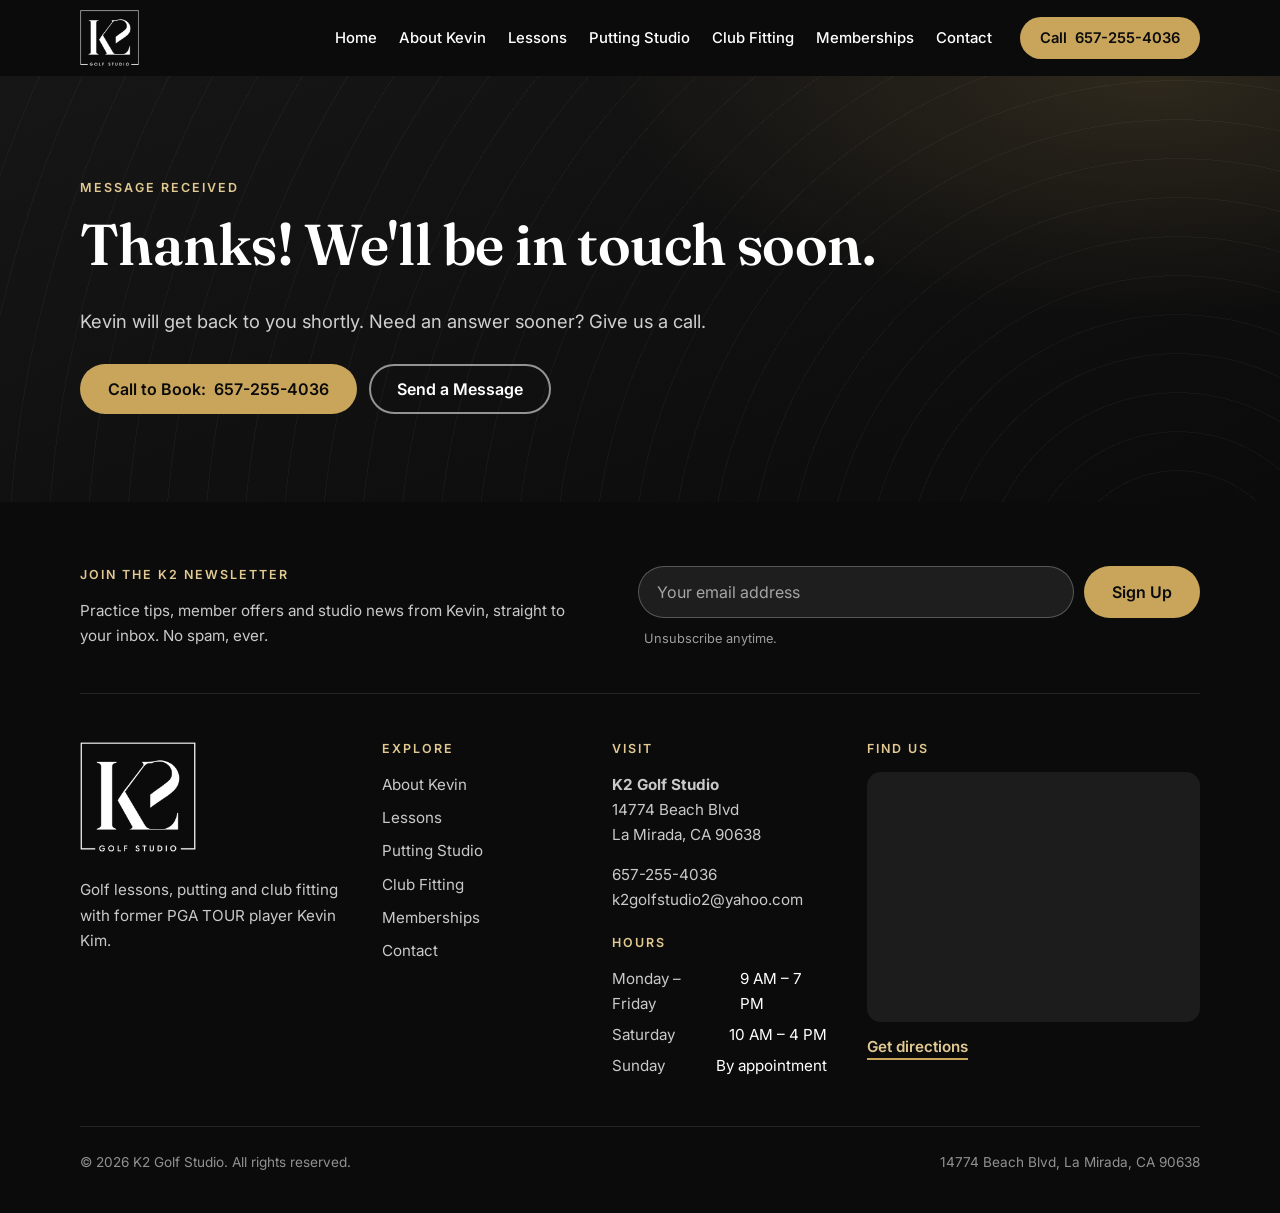
<file: thanks.html>
<!DOCTYPE html>
<html lang="en">
<head>
  <meta charset="utf-8">
  <meta name="viewport" content="width=device-width, initial-scale=1">
  <title>Thank You | K2 Golf Studio</title>
  <meta name="description" content="Thanks for contacting K2 Golf Studio in La Mirada, CA.">
  <meta name="robots" content="noindex">
  <meta name="theme-color" content="#0b0b0b">
  <meta property="og:type" content="website">
  <meta property="og:site_name" content="K2 Golf Studio">
  <meta property="og:title" content="Thank You | K2 Golf Studio">
  <meta property="og:description" content="Thanks for contacting K2 Golf Studio in La Mirada, CA.">
  <meta property="og:image" content="https://k2golfstudio.com/images/og-image.jpg">
  <link rel="icon" href="images/favicon.png" type="image/png">
  <link rel="apple-touch-icon" href="images/apple-touch-icon.png">
  <link rel="preconnect" href="https://fonts.googleapis.com">
  <link rel="preconnect" href="https://fonts.gstatic.com" crossorigin>
  <link href="https://fonts.googleapis.com/css2?family=Fraunces:ital,opsz,wght@0,9..144,500;0,9..144,600;0,9..144,700;1,9..144,500&family=Inter:wght@400;500;600;700&display=swap" rel="stylesheet">
  <link rel="stylesheet" href="css/styles.css">
  <script src="js/site-config.js" defer></script>
  <script src="js/main.js" defer></script>
</head>
<body>
  <a class="skip-link" href="#main">Skip to content</a>

  <!-- ============ HEADER ============ -->
  <header class="site-header">
    <div class="container header-inner">
      <a class="logo" href="index.html">
        <img class="logo__img" src="images/k2-logo-white.png" alt="K2 Golf Studio home" width="380" height="360">
      </a>
      <button class="nav-toggle" type="button" aria-expanded="false" aria-controls="site-nav" aria-label="Menu">
        <span class="nav-toggle__bars"></span>
      </button>
      <nav class="site-nav" id="site-nav" aria-label="Main">
        <ul>
          <li><a href="index.html">Home</a></li>
          <li><a href="about.html">About Kevin</a></li>
          <li><a href="lessons.html">Lessons</a></li>
          <li><a href="putting.html">Putting Studio</a></li>
          <li><a href="fitting.html">Club Fitting</a></li>
          <li><a href="memberships.html">Memberships</a></li>
          <li><a href="contact.html">Contact</a></li>
        </ul>
        <a class="btn btn--gold btn--sm" href="tel:+16572554036" data-k2-href="tel">Call <span data-k2="phone">657-255-4036</span></a>
      </nav>
    </div>
  </header>

  <main id="main">

    <section class="page-hero">
      <div class="container">
        <span class="eyebrow eyebrow--light">Message Received</span>
        <h1>Thanks! We'll be in touch soon.</h1>
        <p>Kevin will get back to you shortly. Need an answer sooner? Give us a call.</p>
        <div class="btn-row">
          <a class="btn btn--gold" href="tel:+16572554036" data-k2-href="tel">Call to Book: <span data-k2="phone">657-255-4036</span></a>
          <a class="btn btn--outline-light" href="contact.html#message">Send a Message</a>
        </div>
      </div>
    </section>
  </main>

  <!-- ============ 9. FOOTER ============ -->
  <footer class="site-footer">
    <div class="container">
      <div class="footer-signup">
        <div>
          <h4>Join the K2 Newsletter</h4>
          <p>Practice tips, member offers and studio news from Kevin, straight to your inbox. No spam, ever.</p>
        </div>
        <!-- Newsletter signups. Works automatically on Netlify (Forms): find them in your Netlify dashboard under Forms > "newsletter", where you can export them as a CSV for Mailchimp etc. -->
        <form class="signup-form" name="newsletter" method="POST" action="/subscribed.html" data-netlify="true" netlify-honeypot="bot-field">
          <input type="hidden" name="form-name" value="newsletter">
          <p hidden><label>Leave blank <input name="bot-field"></label></p>
          <label class="sr-only" for="footer-email">Email address</label>
          <input id="footer-email" type="email" name="email" placeholder="Your email address" autocomplete="email" required>
          <button class="btn btn--gold" type="submit">Sign Up</button>
          <small>Unsubscribe anytime.</small>
        </form>
      </div>
      <div class="footer-grid">
        <div>
          <a class="logo logo--footer" href="index.html">
            <img class="logo__img" src="images/k2-logo-white.png" alt="K2 Golf Studio home" width="380" height="360" loading="lazy">
          </a>
          <p style="margin-top:18px">Golf lessons, putting and club fitting with former PGA TOUR player Kevin Kim.</p>
          <div class="social">
            <a href="[INSTAGRAM_URL]" data-k2-href="instagram" aria-label="Instagram" target="_blank" rel="noopener">
              <svg width="18" height="18" viewBox="0 0 24 24" fill="none" stroke="currentColor" stroke-width="2" aria-hidden="true"><rect x="3" y="3" width="18" height="18" rx="5"/><circle cx="12" cy="12" r="4"/><circle cx="17.5" cy="6.5" r="1" fill="currentColor" stroke="none"/></svg>
            </a>
            <a href="[FACEBOOK_URL]" data-k2-href="facebook" aria-label="Facebook" target="_blank" rel="noopener">
              <svg width="18" height="18" viewBox="0 0 24 24" fill="currentColor" aria-hidden="true"><path d="M14 8.5V6.8c0-.8.5-1 .9-1H17V2.2L14.2 2C11 2 10.3 4.4 10.3 5.9v2.6H8V12h2.3v10H14V12h2.7l.4-3.5z"/></svg>
            </a>
            <a href="[YOUTUBE_URL]" data-k2-href="youtube" aria-label="YouTube" target="_blank" rel="noopener">
              <svg width="18" height="18" viewBox="0 0 24 24" fill="currentColor" aria-hidden="true"><path d="M22 8.2a3 3 0 0 0-2.1-2.1C18 5.6 12 5.6 12 5.6s-6 0-7.9.5A3 3 0 0 0 2 8.2 31 31 0 0 0 1.6 12 31 31 0 0 0 2 15.8a3 3 0 0 0 2.1 2.1c1.9.5 7.9.5 7.9.5s6 0 7.9-.5a3 3 0 0 0 2.1-2.1c.4-1.2.4-3.8.4-3.8s0-2.6-.4-3.8zM10 15V9l5.2 3z"/></svg>
            </a>
          </div>
        </div>
        <div>
          <h4>Explore</h4>
          <ul class="footer-links">
            <li><a href="about.html">About Kevin</a></li>
            <li><a href="lessons.html">Lessons</a></li>
            <li><a href="putting.html">Putting Studio</a></li>
            <li><a href="fitting.html">Club Fitting</a></li>
            <li><a href="memberships.html">Memberships</a></li>
            <li><a href="contact.html">Contact</a></li>
          </ul>
        </div>
        <div>
          <h4>Visit</h4>
          <address>
            <strong data-k2="businessName">K2 Golf Studio</strong><br>
            <span data-k2="street">14774 Beach Blvd</span><br>
            <span data-k2="cityLine">La Mirada, CA 90638</span>
          </address>
          <p>
            <a href="tel:+16572554036" data-k2-href="tel" data-k2="phone">657-255-4036</a><br>
            <a href="mailto:k2golfstudio2@yahoo.com" data-k2-href="email" data-k2="email">k2golfstudio2@yahoo.com</a>
          </p>
          <h4 style="margin-top:24px">Hours</h4>
          <ul class="hours" data-k2-hours>
            <li><span>Monday – Friday</span><span>9 AM – 7 PM</span></li><li><span>Saturday</span><span>10 AM – 4 PM</span></li><li><span>Sunday</span><span>By appointment</span></li>
          </ul>
        </div>
        <div>
          <h4>Find Us</h4>
          <div class="map">
            <iframe title="Map to K2 Golf Studio, 14774 Beach Blvd, La Mirada, CA" src="https://www.google.com/maps?q=K2+Golf+Studio,+14774+Beach+Blvd,+La+Mirada,+CA+90638&amp;output=embed" loading="lazy" referrerpolicy="no-referrer-when-downgrade"></iframe>
          </div>
          <p style="margin-top:12px"><a class="text-link" style="color:var(--gold-light)" href="#" data-k2-href="maps" target="_blank" rel="noopener">Get directions</a></p>
        </div>
      </div>
      <div class="footer-bottom">
        <span>&copy; <span data-k2="year">2026</span> K2 Golf Studio. All rights reserved.</span>
        <span>14774 Beach Blvd, La Mirada, CA 90638</span>
      </div>
    </div>
  </footer>

  <!-- Mobile quick-action bar -->
  <div class="mobile-bar">
    <a class="btn btn--outline-light" href="contact.html#message">Message</a>
    <a class="btn btn--gold" href="tel:+16572554036" data-k2-href="tel">Call to Book</a>
  </div>
</body>
</html>
</file>
<file: css/styles.css>
/* ==========================================================================
   K2 Golf Studio — styles
   Brand colors and fonts live in :root below.
   ========================================================================== */

:root {
  --black: #0b0b0b;
  --charcoal: #121212;
  --graphite: #1c1c1c;
  --slate: #2a2a2a;
  --gold-tint: #f1ede4;
  --gold: #c9a55c;
  --gold-light: #e2c991;
  --gold-dark: #8a6d33;
  --cream: #f7f6f3;
  --sand: #efede8;
  --ink: #141414;
  --muted: #5f5f5f;
  --line: #e2ded5;
  --white: #ffffff;

  --font-display: "Fraunces", Georgia, "Times New Roman", serif;
  --font-body: "Inter", system-ui, -apple-system, "Segoe UI", Roboto, sans-serif;

  --radius: 14px;
  --radius-sm: 8px;
  --shadow: 0 10px 30px -12px rgba(0, 0, 0, 0.25);
  --container: 1160px;
  --header-h: 76px;
}

*, *::before, *::after { box-sizing: border-box; }
[hidden] { display: none !important; }
html { scroll-behavior: smooth; -webkit-text-size-adjust: 100%; }
body {
  margin: 0;
  font-family: var(--font-body);
  font-size: 1.0625rem;
  line-height: 1.65;
  color: var(--ink);
  background: var(--cream);
  -webkit-font-smoothing: antialiased;
}
img { max-width: 100%; display: block; height: auto; }
a { color: inherit; }
h1, h2, h3, h4 {
  font-family: var(--font-display);
  font-weight: 600;
  line-height: 1.12;
  letter-spacing: -0.01em;
  margin: 0 0 0.5em;
}
h1 { font-size: clamp(2.4rem, 7vw, 4.4rem); }
h2 { font-size: clamp(1.9rem, 4.5vw, 2.9rem); }
h3 { font-size: 1.35rem; }
p { margin: 0 0 1em; }

.container { width: 100%; max-width: var(--container); margin: 0 auto; padding: 0 20px; }
.skip-link { position: absolute; left: -9999px; top: 0; background: var(--gold); color: var(--black); padding: 10px 16px; z-index: 100; }
.skip-link:focus { left: 10px; top: 10px; }
.sr-only { position: absolute; width: 1px; height: 1px; padding: 0; margin: -1px; overflow: hidden; clip: rect(0 0 0 0); border: 0; }

.eyebrow {
  display: inline-block;
  font-size: 0.78rem;
  font-weight: 600;
  letter-spacing: 0.16em;
  text-transform: uppercase;
  color: var(--gold-dark);
  margin-bottom: 14px;
}
.eyebrow--light { color: var(--gold-light); }
.lead { font-size: 1.2rem; color: var(--muted); max-width: 40em; }

/* ---------- Buttons ---------- */
.btn {
  display: inline-flex;
  align-items: center;
  justify-content: center;
  gap: 8px;
  min-height: 50px;
  padding: 0 26px;
  border-radius: 999px;
  border: 2px solid transparent;
  font-family: var(--font-body);
  font-size: 1rem;
  font-weight: 600;
  text-decoration: none;
  cursor: pointer;
  transition: background-color .2s, color .2s, border-color .2s, transform .2s;
  white-space: nowrap;
}
.btn:hover { transform: translateY(-1px); }
.btn:focus-visible { outline: 3px solid var(--gold); outline-offset: 3px; }
.btn--gold { background: var(--gold); color: var(--black); }
.btn--gold:hover { background: var(--gold-light); }
.btn--dark { background: var(--graphite); color: var(--white); }
.btn--dark:hover { background: var(--slate); }
.btn--outline-light { border-color: rgba(255,255,255,.55); color: var(--white); }
.btn--outline-light:hover { border-color: var(--white); background: rgba(255,255,255,.08); }
.btn--outline-dark { border-color: var(--graphite); color: var(--graphite); }
.btn--outline-dark:hover { background: var(--graphite); color: var(--white); }
.btn--sm { min-height: 42px; padding: 0 18px; font-size: 0.92rem; }
.btn-row { display: flex; flex-wrap: wrap; gap: 12px; }

.text-link {
  font-weight: 600;
  color: var(--ink);
  text-decoration: none;
  border-bottom: 2px solid var(--gold);
  padding-bottom: 2px;
}
.text-link:hover { color: var(--gold-dark); }

/* ---------- Header ---------- */
.site-header {
  position: sticky;
  top: 0;
  z-index: 50;
  background: var(--black);
  color: var(--white);
  transition: box-shadow .2s;
}
.site-header.is-scrolled { box-shadow: 0 6px 20px rgba(0,0,0,.25); }
.header-inner { display: flex; align-items: center; justify-content: space-between; height: var(--header-h); gap: 16px; }

.logo { display: inline-flex; align-items: center; text-decoration: none; }
.logo__img { height: 56px; width: auto; }
.logo--footer .logo__img { height: 110px; }

.nav-toggle {
  display: inline-flex; align-items: center; justify-content: center;
  width: 46px; height: 46px;
  background: transparent; border: 0; color: var(--white); cursor: pointer;
}
.nav-toggle__bars, .nav-toggle__bars::before, .nav-toggle__bars::after {
  display: block; width: 24px; height: 2px; background: currentColor; position: relative; transition: transform .2s, opacity .2s;
}
.nav-toggle__bars::before, .nav-toggle__bars::after { content: ""; position: absolute; left: 0; }
.nav-toggle__bars::before { top: -7px; }
.nav-toggle__bars::after { top: 7px; }
.is-open .nav-toggle__bars { background: transparent; }
.is-open .nav-toggle__bars::before { transform: translateY(7px) rotate(45deg); }
.is-open .nav-toggle__bars::after { transform: translateY(-7px) rotate(-45deg); }

.site-nav {
  display: none;
  position: absolute; left: 0; right: 0; top: var(--header-h);
  background: var(--black);
  border-top: 1px solid rgba(255,255,255,.08);
  padding: 8px 20px 24px;
}
.is-open .site-nav { display: block; }
.site-nav ul { list-style: none; margin: 0; padding: 0; }
.site-nav li a {
  display: block; padding: 14px 0;
  text-decoration: none; font-weight: 500;
  border-bottom: 1px solid rgba(255,255,255,.08);
}
.site-nav li a:hover, .site-nav li a[aria-current="page"] { color: var(--gold-light); }
.site-nav .btn { margin-top: 18px; width: 100%; }
.header-book { display: none; }

@media (min-width: 1040px) {
  .nav-toggle { display: none; }
  .site-nav {
    display: flex; align-items: center; gap: 28px;
    position: static; padding: 0; border: 0; background: none;
  }
  .site-nav ul { display: flex; gap: 22px; }
  .site-nav li a { padding: 6px 0; border: 0; font-size: .93rem; }
  .site-nav .btn { margin: 0; width: auto; }
}

/* ---------- Hero ---------- */
.hero {
  position: relative;
  color: var(--white);
  background:
    radial-gradient(1100px 500px at 85% 10%, rgba(201,165,92,.16), transparent 60%),
    linear-gradient(160deg, #161616, var(--black));
  /* To use a photo instead, add it to /images and replace the line above with:
     linear-gradient(rgba(11,11,11,.65), rgba(11,11,11,.85)), url("../images/hero.jpg") center/cover; */
  overflow: hidden;
}
.hero::after {
  /* subtle putting-green contour lines */
  content: "";
  position: absolute; inset: 0;
  background: repeating-radial-gradient(circle at 78% 70%, transparent 0 38px, rgba(255,255,255,.035) 38px 39px);
  pointer-events: none;
}
.hero__inner { position: relative; z-index: 1; padding-top: 72px; padding-bottom: 64px; }
.hero h1 { max-width: 13em; margin-bottom: 20px; }
.hero h1 em { font-style: italic; color: var(--gold-light); font-weight: 500; }
.hero__sub { font-size: clamp(1.1rem, 2.4vw, 1.3rem); color: rgba(255,255,255,.82); max-width: 34em; margin-bottom: 32px; }
.hero .btn-row .btn { flex: 1 1 220px; max-width: 280px; }

.trust {
  position: relative; z-index: 1;
  border-top: 1px solid rgba(255,255,255,.1);
  background: rgba(0,0,0,.18);
}
.trust ul {
  list-style: none; margin: 0; padding: 18px 0;
  display: grid; grid-template-columns: repeat(2, 1fr); gap: 10px 20px;
  font-size: .86rem; color: rgba(255,255,255,.78);
}
.trust li { display: flex; align-items: center; gap: 8px; }
.trust li::before { content: ""; width: 6px; height: 6px; border-radius: 50%; background: var(--gold); flex: none; }

@media (min-width: 760px) {
  .hero__inner { padding-top: 120px; padding-bottom: 110px; }
  .trust ul { grid-template-columns: repeat(4, auto); justify-content: space-between; }
}

/* ---------- Sections ---------- */
.section { padding: 72px 0; }
.section--white { background: var(--white); }
.section--sand { background: var(--sand); }
.section--dark { background: var(--charcoal); color: var(--white); }
.section--dark .lead { color: rgba(255,255,255,.75); }
.section-head { max-width: 44em; margin-bottom: 40px; }
.section-head--center { text-align: center; margin-left: auto; margin-right: auto; }
.section-head--center .lead { margin-left: auto; margin-right: auto; }
@media (min-width: 760px) { .section { padding: 104px 0; } }

/* Photo placeholder — replace with <img> when photos are ready */
.photo-ph {
  position: relative;
  display: grid; place-items: center;
  aspect-ratio: 4 / 5;
  border-radius: var(--radius);
  background:
    linear-gradient(150deg, rgba(201,165,92,.25), transparent 45%),
    linear-gradient(160deg, var(--slate), var(--charcoal));
  color: rgba(255,255,255,.75);
  font-size: .85rem; font-weight: 600; letter-spacing: .08em; text-transform: uppercase;
  text-align: center; padding: 20px;
  overflow: hidden;
}

/* ---------- Meet Kevin ---------- */
.split { display: grid; gap: 40px; align-items: center; }
@media (min-width: 860px) {
  .split { grid-template-columns: 5fr 6fr; gap: 72px; }
}
.kevin__photo { position: relative; max-width: 460px; margin-right: 18px; }
.kevin__photo::before {
  content: ""; position: absolute; inset: 18px -18px -18px 18px;
  border: 2px solid var(--gold); border-radius: var(--radius); z-index: 0;
}
.kevin__photo > * { position: relative; z-index: 1; }
.photo { width: 100%; aspect-ratio: 4 / 5; object-fit: cover; border-radius: var(--radius); background: var(--sand); }
.creds { list-style: none; padding: 0; margin: 24px 0 30px; display: grid; gap: 12px; }
.creds li { display: flex; gap: 12px; align-items: flex-start; }
.creds svg { flex: none; margin-top: 4px; color: var(--gold); }

/* ---------- Service cards ---------- */
.cards { display: grid; gap: 20px; }
@media (min-width: 640px) { .cards { grid-template-columns: repeat(2, 1fr); } }
@media (min-width: 1040px) { .cards--4 { grid-template-columns: repeat(4, 1fr); } }
.card {
  display: flex; flex-direction: column;
  background: var(--white);
  border: 1px solid var(--line);
  border-radius: var(--radius);
  padding: 28px 24px;
  text-decoration: none;
  transition: transform .2s, box-shadow .2s, border-color .2s;
}
.card:hover { transform: translateY(-4px); box-shadow: var(--shadow); border-color: var(--gold); }
.card__icon {
  display: grid; place-items: center;
  width: 52px; height: 52px; border-radius: 12px;
  background: var(--gold-tint); color: var(--gold-dark);
  margin-bottom: 20px;
}
.card h3 { margin-bottom: 10px; }
.card p { color: var(--muted); font-size: .98rem; flex: 1; }
.card__more { font-weight: 600; color: var(--ink); font-size: .95rem; }
.card__more::after { content: " →"; transition: margin .2s; }
.card:hover .card__more::after { margin-left: 4px; }

/* ---------- Who it's for ---------- */
.audience { display: grid; gap: 20px; }
@media (min-width: 860px) { .audience { grid-template-columns: repeat(3, 1fr); } }
.audience__item {
  border-top: 3px solid var(--gold);
  padding: 28px 0 0;
}
.audience__num { font-family: var(--font-display); font-size: 1rem; color: var(--gold); font-weight: 600; display: block; margin-bottom: 10px; }
.audience__item p { color: var(--muted); }
.audience__item ul { margin: 0; padding-left: 1.1em; color: var(--ink); font-size: .98rem; }
.audience__item li { margin-bottom: 6px; }

/* ---------- Plans ---------- */
.plans { display: grid; gap: 22px; align-items: stretch; }
@media (min-width: 900px) { .plans { grid-template-columns: repeat(3, 1fr); } }
@media (min-width: 760px) { .plans--2 { grid-template-columns: repeat(2, 1fr); max-width: 860px; margin: 0 auto; } }
.price-group + .price-group { margin-top: 28px; }
.price-group h3.price-group__title { font-size: 1.15rem; margin: 0 0 12px; }
.plan {
  position: relative;
  display: flex; flex-direction: column;
  background: var(--white);
  color: var(--ink);
  border-radius: var(--radius);
  padding: 34px 28px 30px;
  border: 1px solid var(--line);
}
.plan--featured { border: 2px solid var(--gold); box-shadow: 0 24px 50px -20px rgba(0,0,0,.45); }
@media (min-width: 900px) { .plan--featured { transform: translateY(-12px); } }
.plan__badge {
  position: absolute; top: -13px; left: 28px;
  background: var(--gold); color: var(--black);
  font-size: .72rem; font-weight: 700; letter-spacing: .12em; text-transform: uppercase;
  padding: 5px 12px; border-radius: 999px;
}
.plan__name { font-size: 1.6rem; margin-bottom: 4px; }
.plan__tagline { color: var(--muted); font-size: .95rem; margin-bottom: 18px; }
.plan__price { font-size: 1rem; color: var(--muted); margin-bottom: 22px; padding-bottom: 22px; border-bottom: 1px solid var(--line); }
.plan__price span { font-family: var(--font-display); font-size: 2.4rem; font-weight: 600; color: var(--charcoal); margin-right: 4px; }
.plan__features { list-style: none; padding: 0; margin: 0 0 28px; flex: 1; display: grid; gap: 10px; align-content: start; }
.plan__features li { position: relative; padding-left: 28px; font-size: .97rem; }
.plan__features li::before {
  content: ""; position: absolute; left: 0; top: .35em;
  width: 16px; height: 16px; border-radius: 50%;
  background: var(--gold-tint) url("data:image/svg+xml,%3Csvg xmlns='http://www.w3.org/2000/svg' viewBox='0 0 16 16'%3E%3Cpath d='M4.5 8.2l2.2 2.2 4.8-4.8' fill='none' stroke='%238a6d33' stroke-width='1.8' stroke-linecap='round' stroke-linejoin='round'/%3E%3C/svg%3E") center/16px no-repeat;
}
.plan .btn { width: 100%; }
.plans-note { text-align: center; margin-top: 36px; color: rgba(255,255,255,.75); font-size: .95rem; }
.plans-note a { color: var(--gold-light); }

/* ---------- Reviews ---------- */
.reviews { display: grid; gap: 20px; }
@media (min-width: 860px) { .reviews { grid-template-columns: repeat(3, 1fr); } }
.review {
  margin: 0;
  background: var(--white);
  border: 1px solid var(--line);
  border-radius: var(--radius);
  padding: 28px 26px;
  display: flex; flex-direction: column;
}
.review__stars { color: var(--gold); letter-spacing: 3px; font-size: 1.1rem; margin-bottom: 14px; }
.review blockquote { margin: 0 0 22px; font-size: 1.02rem; flex: 1; }
.review figcaption { font-weight: 600; font-size: .95rem; }
.review figcaption span { display: block; font-weight: 400; color: var(--muted); font-size: .85rem; }
.reviews-cta { text-align: center; margin-top: 36px; }

/* ---------- Newsletter ---------- */
.signup-form { display: flex; flex-direction: column; gap: 10px; position: relative; z-index: 1; }
.signup-form input {
  min-height: 52px; padding: 0 18px;
  border-radius: 999px; border: 1px solid rgba(255,255,255,.25);
  background: rgba(255,255,255,.08); color: var(--white);
  font: inherit; font-size: 1rem;
}
.signup-form input::placeholder { color: rgba(255,255,255,.6); }
.signup-form input:focus { outline: 2px solid var(--gold); outline-offset: 2px; }
.signup-form small { color: rgba(255,255,255,.6); font-size: .8rem; padding-left: 6px; }
@media (min-width: 860px) {
  .signup-form { flex-direction: row; flex-wrap: wrap; }
  .signup-form input { flex: 1; }
  .signup-form small { flex-basis: 100%; }
}

/* ---------- Final CTA ---------- */
.final-cta { text-align: center; }
.final-cta h2 { font-size: clamp(2.2rem, 6vw, 3.6rem); }
.final-cta .lead { margin: 0 auto 32px; color: rgba(255,255,255,.75); }
.final-cta .btn-row { justify-content: center; }

/* ---------- Footer ---------- */
.site-footer { background: var(--black); color: rgba(255,255,255,.78); font-size: .95rem; padding: 64px 0 110px; }
.footer-grid { display: grid; gap: 40px; }
.footer-signup {
  display: grid; gap: 20px; align-items: center;
  padding-bottom: 44px; margin-bottom: 48px; border-bottom: 1px solid rgba(255,255,255,.1);
}
.footer-signup h4 { margin-bottom: 8px; }
.footer-signup p { margin: 0; max-width: 32em; }
@media (min-width: 900px) {
  .footer-signup { grid-template-columns: 1fr 1.1fr; gap: 48px; }
}
@media (min-width: 900px) {
  .footer-grid { grid-template-columns: 1.1fr .8fr .9fr 1.4fr; gap: 40px; }
  .site-footer { padding-bottom: 40px; }
}
.site-footer h4 { font-family: var(--font-body); font-size: .78rem; letter-spacing: .16em; text-transform: uppercase; color: var(--gold-light); margin-bottom: 16px; font-weight: 600; }
.site-footer a { text-decoration: none; }
.site-footer a:hover { color: var(--white); }
.site-footer address { font-style: normal; margin-bottom: 14px; }
.footer-links { list-style: none; padding: 0; margin: 0; display: grid; gap: 8px; }
.hours { list-style: none; padding: 0; margin: 0; display: grid; gap: 6px; }
.hours li { display: flex; justify-content: space-between; gap: 16px; }
.hours li span:last-child { color: var(--white); }
.social { display: flex; gap: 10px; margin-top: 20px; }
.social a {
  display: grid; place-items: center; width: 42px; height: 42px; border-radius: 50%;
  border: 1px solid rgba(255,255,255,.2);
}
.social a:hover { border-color: var(--gold); color: var(--gold); }
.map {
  border-radius: var(--radius); overflow: hidden; aspect-ratio: 4 / 3; background: var(--graphite);
}
.map iframe { width: 100%; height: 100%; border: 0; display: block; filter: grayscale(.25); }
.footer-bottom {
  margin-top: 48px; padding-top: 24px; border-top: 1px solid rgba(255,255,255,.1);
  display: flex; flex-wrap: wrap; justify-content: space-between; gap: 10px; font-size: .85rem; color: rgba(255,255,255,.55);
}


/* ==========================================================================
   Inner pages
   ========================================================================== */

/* Page hero */
.page-hero {
  position: relative;
  color: var(--white);
  background:
    radial-gradient(900px 400px at 90% 0%, rgba(201,165,92,.16), transparent 60%),
    linear-gradient(160deg, #161616, var(--black));
  overflow: hidden;
}
.page-hero::after {
  content: ""; position: absolute; inset: 0;
  background: repeating-radial-gradient(circle at 92% 120%, transparent 0 38px, rgba(255,255,255,.035) 38px 39px);
  pointer-events: none;
}
.page-hero .container { position: relative; z-index: 1; padding-top: 64px; padding-bottom: 64px; }
.page-hero h1 { font-size: clamp(2.2rem, 6vw, 3.6rem); max-width: 14em; }
.page-hero p { font-size: 1.15rem; color: rgba(255,255,255,.8); max-width: 36em; margin-bottom: 28px; }
@media (min-width: 760px) { .page-hero .container { padding-top: 96px; padding-bottom: 88px; } }

/* Prose */
.prose { max-width: 42em; }
.prose h2 { margin-top: 0; }
.prose p { color: var(--ink); }

/* Price list */
.price-list { display: grid; background: var(--white); border: 1px solid var(--line); border-radius: var(--radius); overflow: hidden; }
.price-row {
  display: flex; justify-content: space-between; align-items: flex-start; gap: 20px;
  padding: 22px 24px;
}
.price-row + .price-row { border-top: 1px solid var(--line); }
.price-row h3 { font-family: var(--font-body); font-size: 1.05rem; font-weight: 600; margin: 0 0 4px; letter-spacing: 0; }
.price-row p { margin: 0; color: var(--muted); font-size: .93rem; }
.price-row > div { min-width: 0; }
.price-row__price { font-family: var(--font-display); font-size: 1.5rem; font-weight: 600; white-space: nowrap; font-variant-numeric: tabular-nums; }
.price-note { margin-top: 16px; font-size: .9rem; color: var(--muted); }

/* Steps (real sequences only) */
.steps { list-style: none; padding: 0; margin: 0; display: grid; gap: 28px; counter-reset: step; }
@media (min-width: 760px) { .steps { grid-template-columns: repeat(2, 1fr); } }
@media (min-width: 1040px) { .steps--4 { grid-template-columns: repeat(4, 1fr); } .steps--5 { grid-template-columns: repeat(5, 1fr); } }
.steps li { counter-increment: step; border-top: 2px solid var(--gold); padding-top: 18px; }
.steps li::before {
  content: "Step " counter(step);
  display: block; font-size: .75rem; font-weight: 600; letter-spacing: .14em; text-transform: uppercase;
  color: var(--gold-dark); margin-bottom: 8px;
}
.section--dark .steps li::before { color: var(--gold-light); }
.steps h3 { font-size: 1.2rem; margin-bottom: 6px; }
.steps p { color: var(--muted); font-size: .97rem; margin: 0; }
.section--dark .steps p { color: rgba(255,255,255,.72); }

/* Feature list (icon-free checklist) */
.checklist { list-style: none; padding: 0; margin: 0 0 28px; display: grid; gap: 12px; }
.checklist li { position: relative; padding-left: 30px; }
.checklist li::before {
  content: ""; position: absolute; left: 0; top: .3em; width: 18px; height: 18px; border-radius: 50%;
  background: var(--gold-tint) url("data:image/svg+xml,%3Csvg xmlns='http://www.w3.org/2000/svg' viewBox='0 0 16 16'%3E%3Cpath d='M4.5 8.2l2.2 2.2 4.8-4.8' fill='none' stroke='%238a6d33' stroke-width='1.8' stroke-linecap='round' stroke-linejoin='round'/%3E%3C/svg%3E") center/18px no-repeat;
}

/* Tech / info tiles */
.tiles { display: grid; gap: 20px; }
@media (min-width: 640px) { .tiles { grid-template-columns: repeat(2, 1fr); } }
@media (min-width: 1040px) { .tiles--4 { grid-template-columns: repeat(4, 1fr); } .tiles--3 { grid-template-columns: repeat(3, 1fr); } }
.tile { background: var(--white); border: 1px solid var(--line); border-radius: var(--radius); padding: 26px 24px; }
.tile h3 { font-size: 1.2rem; margin-bottom: 8px; }
.tile p { color: var(--muted); font-size: .97rem; margin: 0; }
.section--dark .tile { background: var(--graphite); border-color: rgba(255,255,255,.08); }
.section--dark .tile p { color: rgba(255,255,255,.72); }

/* Brand marks (text) */
.brands { display: flex; flex-wrap: wrap; gap: 14px; margin: 8px 0 28px; }
.brands span {
  font-family: var(--font-display); font-size: 1.4rem; font-weight: 600;
  padding: 10px 22px; border: 1px solid var(--line); border-radius: 999px; background: var(--white);
}

/* FAQ */
.faq { display: grid; gap: 12px; max-width: 52em; }
.faq details { background: var(--white); border: 1px solid var(--line); border-radius: var(--radius-sm); padding: 0 22px; }
.faq summary {
  cursor: pointer; list-style: none; padding: 18px 0; font-weight: 600;
  display: flex; justify-content: space-between; gap: 16px;
}
.faq summary::-webkit-details-marker { display: none; }
.faq summary::after { content: "+"; font-size: 1.4rem; line-height: 1; color: var(--gold-dark); }
.faq details[open] summary::after { content: "–"; }
.faq details p { color: var(--muted); margin: 0 0 18px; }

/* Placeholder callout */
.note {
  background: var(--gold-tint); border-left: 3px solid var(--gold);
  padding: 14px 18px; border-radius: 0 var(--radius-sm) var(--radius-sm) 0; font-size: .95rem; margin: 0 0 24px;
}

/* Compare table */
.compare-wrap { overflow-x: auto; border: 1px solid var(--line); border-radius: var(--radius); background: var(--white); }
.compare { width: 100%; border-collapse: collapse; min-width: 520px; }
.compare th, .compare td { padding: 16px 20px; text-align: left; border-bottom: 1px solid var(--line); font-size: .97rem; }
.compare thead th { font-size: .78rem; letter-spacing: .14em; text-transform: uppercase; color: var(--gold-dark); font-weight: 600; }
.compare tbody th { font-weight: 500; }
.compare td { white-space: nowrap; }
.compare tr:last-child th, .compare tr:last-child td { border-bottom: 0; }
.compare__price th, .compare__price td { font-family: var(--font-display); font-size: 1.15rem; font-weight: 600; }

/* Contact */
.contact-grid { display: grid; gap: 32px; }
@media (min-width: 900px) { .contact-grid { grid-template-columns: 1fr 1.2fr; gap: 56px; } }
.contact-list { list-style: none; padding: 0; margin: 0 0 28px; display: grid; gap: 22px; }
.contact-list h3 { font-family: var(--font-body); font-size: .78rem; letter-spacing: .14em; text-transform: uppercase; color: var(--gold-dark); margin-bottom: 4px; font-weight: 600; }
.contact-list p, .contact-list a { margin: 0; font-size: 1.08rem; }
.contact-list a { text-decoration: none; border-bottom: 1px solid var(--gold); }
.contact-list .hours { max-width: 22em; }
.contact-list .hours li span:last-child { color: var(--ink); font-weight: 500; }
.form { background: var(--white); border: 1px solid var(--line); border-radius: var(--radius); padding: 28px 24px; display: grid; gap: 16px; }
.form-row { display: grid; gap: 16px; }
@media (min-width: 560px) { .form-row { grid-template-columns: 1fr 1fr; } }
.field { display: grid; gap: 6px; }
.field label { font-weight: 600; font-size: .92rem; }
.field input, .field select, .field textarea {
  font: inherit; font-size: 1rem; color: var(--ink);
  padding: 12px 14px; border: 1px solid var(--line); border-radius: var(--radius-sm); background: var(--cream);
  width: 100%;
}
.field textarea { min-height: 130px; resize: vertical; }
.field input:focus, .field select:focus, .field textarea:focus { outline: 2px solid var(--gold); outline-offset: 1px; border-color: var(--gold); }
.form .btn { justify-self: start; }
.map--light { aspect-ratio: 16 / 9; background: var(--sand); margin-top: 8px; }

/* ---------- Mobile sticky action bar ---------- */
.mobile-bar {
  position: fixed; left: 0; right: 0; bottom: 0; z-index: 40;
  display: grid; grid-template-columns: 1fr 1.4fr; gap: 10px;
  padding: 10px 14px calc(10px + env(safe-area-inset-bottom));
  background: rgba(11,11,11,.96);
  backdrop-filter: blur(8px);
  border-top: 1px solid rgba(255,255,255,.1);
}
.mobile-bar .btn { min-height: 46px; padding: 0 12px; }
@media (min-width: 900px) { .mobile-bar { display: none; } }

@media (prefers-reduced-motion: reduce) {
  *, *::before, *::after { transition: none !important; scroll-behavior: auto !important; }
}
</file>
